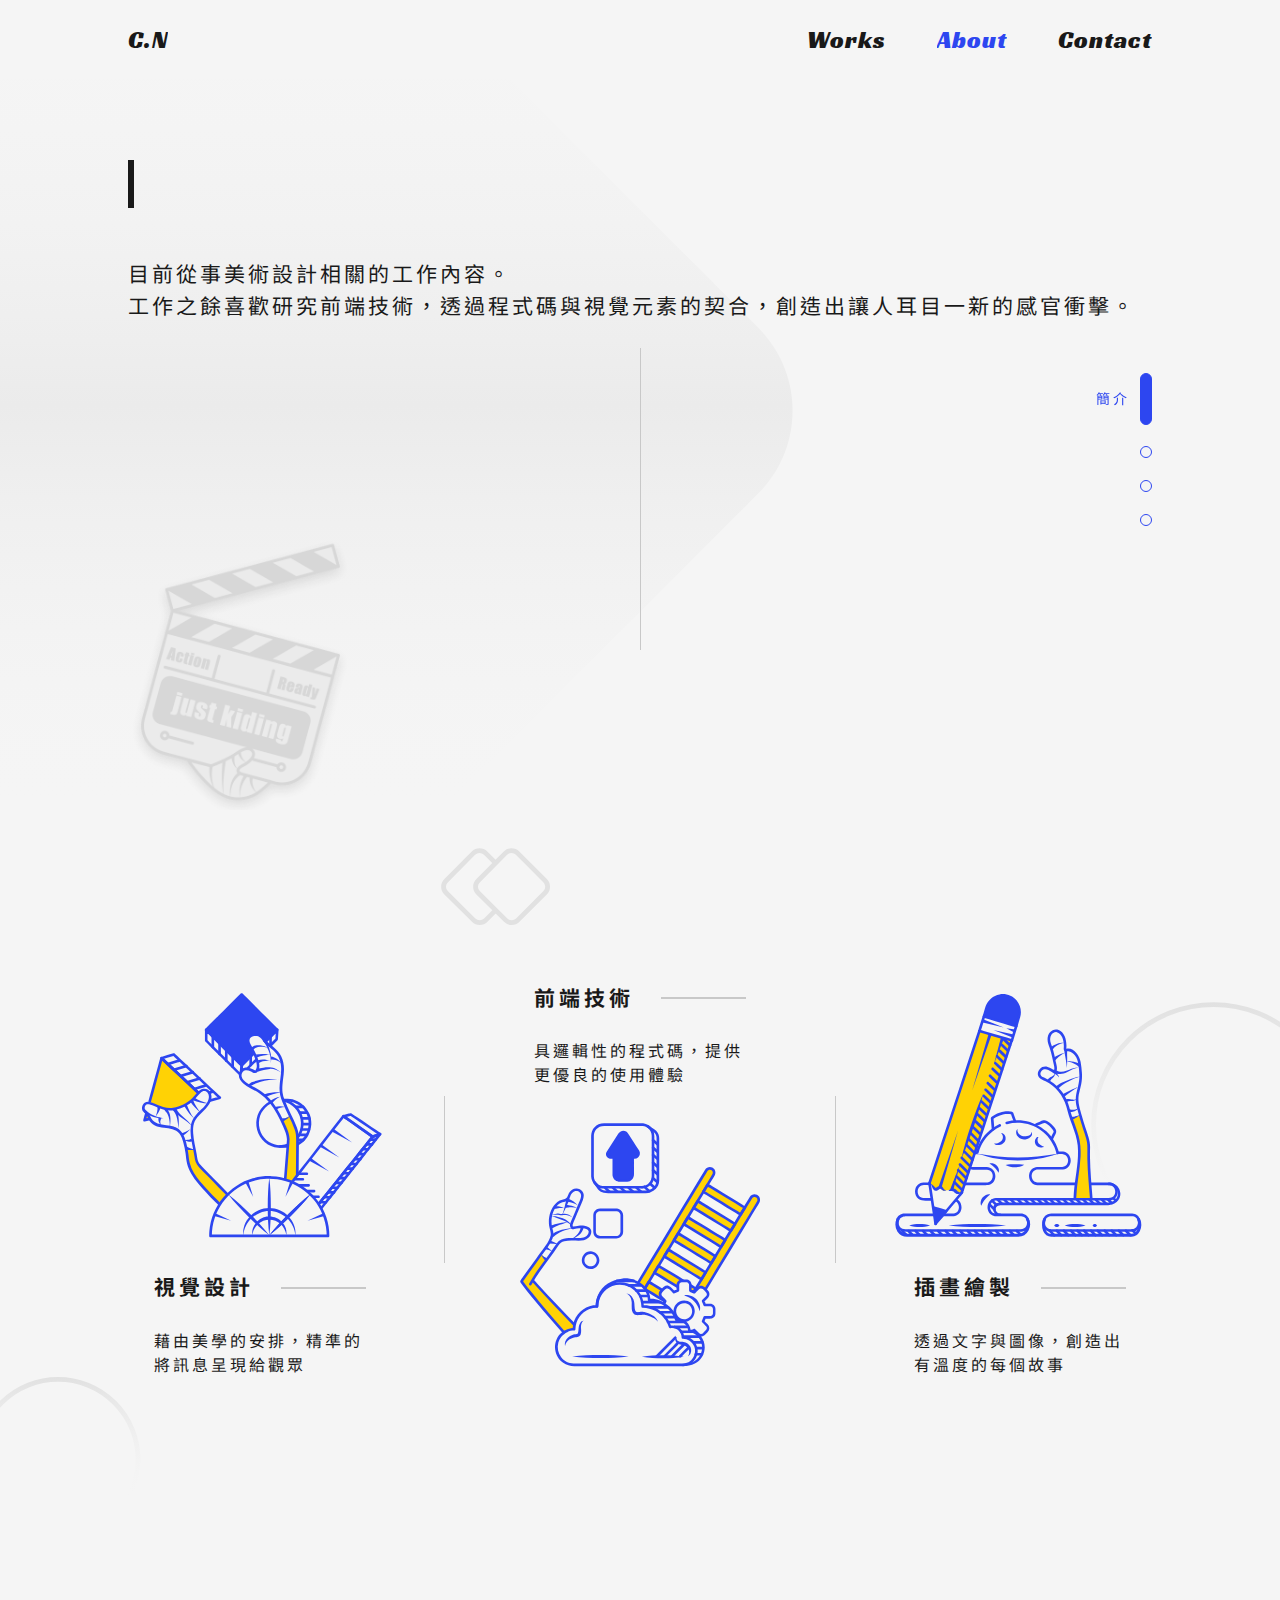
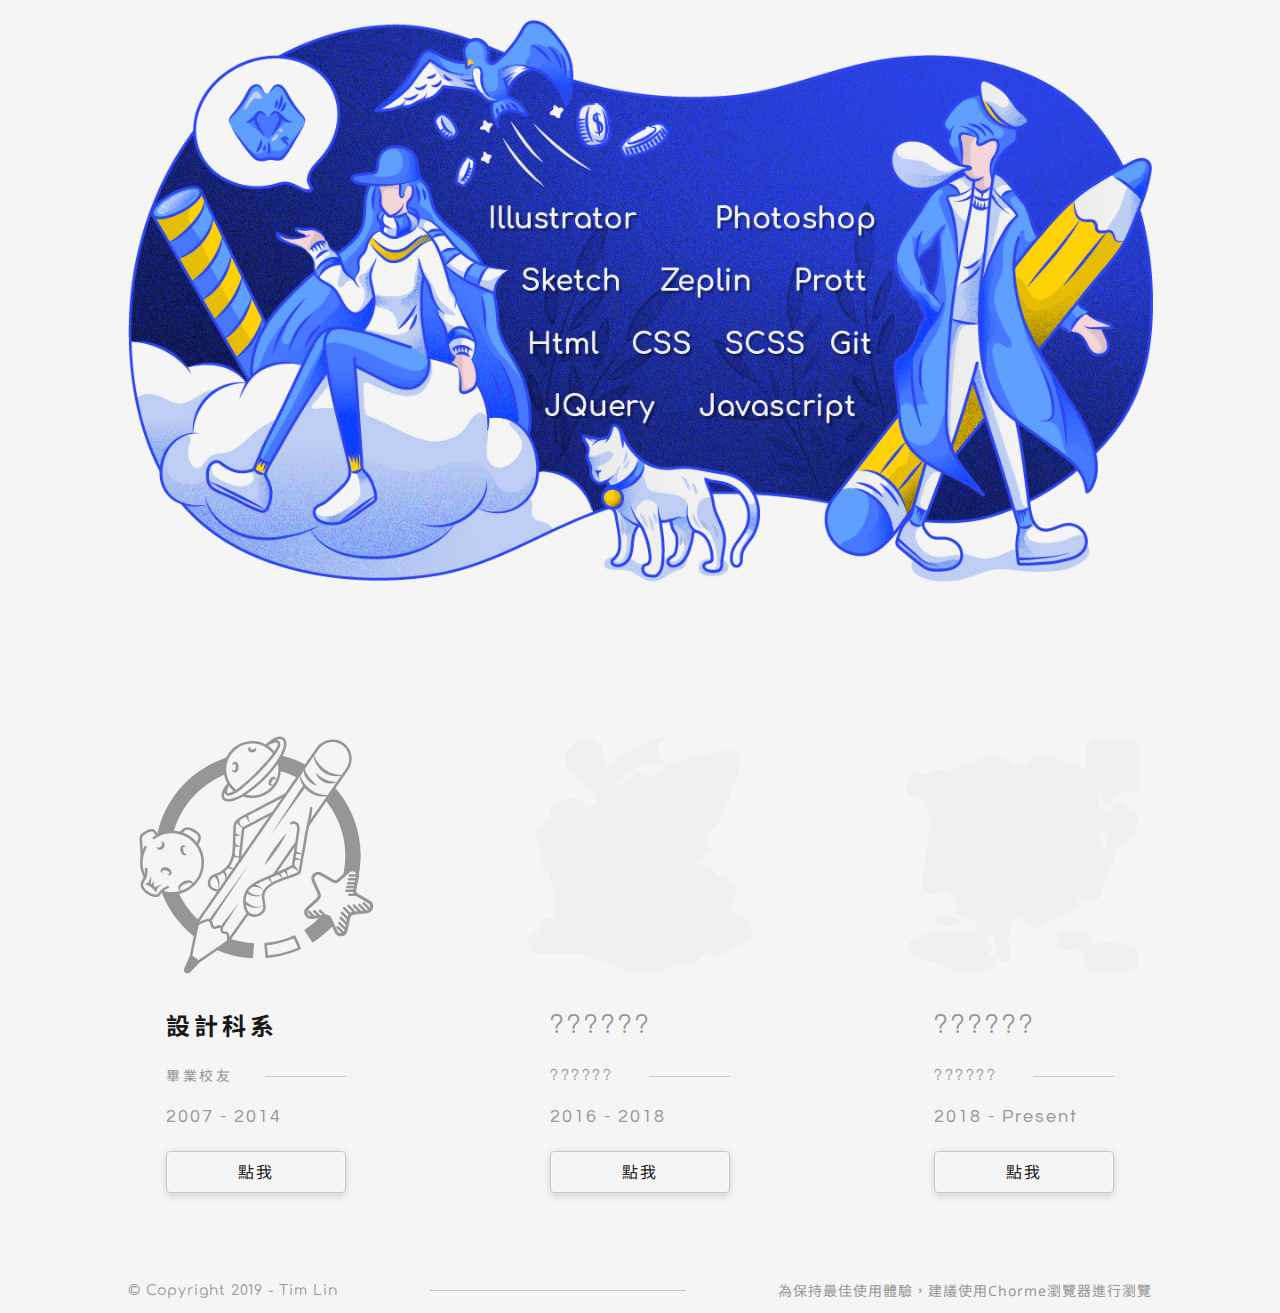
<file: about.html>
<html>

<head>
    <meta charset="UTF-8">
    <meta name="viewport" content="width=device-width, initial-scale=1, maximum-scale=1, user-scalable=no">
    <meta http-equiv="X-UA-Compatible" content="IE=Eege">
    <title>C.N | Designer</title>
    <meta name="dcscription"
        content="嗨，我是林淇琛，不會念就稱呼為Tim吧。畢業於設計相關科系，目前是專職於視覺設計/介面設計的工作者，擅長視覺設計與程式撰寫的技術，注重畫面協調性、程式邏輯性與維護性，藉由畫面與程式的結合，在各個主流裝置上刻劃出最佳的使用體驗。">
    <link rel="stylesheet" href="css/style.css">
    <link rel="shortcut icon" type="image/png" href="image/shortcut-icon.png">
    <link rel="apple-touch-icon-precomposed" type="image/png" href="image/touch-icon.png">
    <script src="js/jquery.min.js"></script>
    <script src="js/about.js"></script>
    <script src="js/contact.js"></script>
    <script src="js/alertlanguage.js"></script>
    <script src="js/language.js"></script>
    <script async src="https://www.googletagmanager.com/gtag/js?id=UA-174005429-1"></script>
    <script>
        window.dataLayer = window.dataLayer || [];
        function gtag() { dataLayer.push(arguments); }
        gtag('js', new Date());

        gtag('config', 'UA-174005429-1');
    </script>
</head>

<body>
    <header class="bg-color">
        <ul>
            <li><a href="index.html">C.N</a></li>
            <li><a href="portfolio.html">Works</a></li>
            <li><a href="about.html" class="lan-btn active" data-name="chinese">About</a></li>
            <li><a href="" class="contact-btn">Contact</a></li>
        </ul>
    </header>
    <section id="about">
        <div class="about">
            <img src="image/action-img.png" alt="" class="action-img" alt="action-img">
            <div class="about-title-ch">
                <h6 class="about-title-one typing-show-one-ch">哈囉，陌生人。</h6>
                <h2 class="about-title-two typing-show-two-ch">嗨，我是林淇琛。</h2>
            </div>
            <div class="about-title-en">
                <h2 class="about-title typing-show-en">Hi, I am Tim Lin</h2>
            </div>
            <p>目前從事美術設計相關的工作內容。<br>
                工作之餘喜歡研究前端技術，透過程式碼與視覺元素的契合，創造出讓人耳目一新的感官衝擊。</p>
            <div class="about-line"><span></span></div>
        </div>
    </section>
    <section id="expertise">
        <img src="image/square.svg" class="l-square" alt="l-square">
        <img src="image/square.svg" class="r-square" alt="r-square">
        <img src="image/circle-t.svg" class="circle-t" alt="circle-t">
        <img src="image/circle-b.svg" class="circle-b" alt="circle-b">
        <div class="expertise">
            <div class="expertise-area">
                <div class="expertise-area-img design">
                    <img src="image/design1-6.svg" alt="circle" data-name="circle">
                    <img src="image/design1-5.svg" alt="triangle" data-name="triangle">
                    <img src="image/design1-4.svg" alt="square" data-name="square">
                    <img src="image/design1-3.svg" alt="hand-l" data-name="hand-l">
                    <img src="image/design1-2.svg" alt="hand-r" data-name="hand-r">
                    <img src="image/design1-1.svg" alt="rulers" data-name="rulers">
                </div>
                <div class="expertise-area-intro">
                    <h3>視覺設計<span></span></h3>
                    <p>藉由美學的安排，精準的將訊息呈現給觀眾</p>
                </div>
            </div>
            <div class="expertise-area">
                <div class="expertise-area-img coding">
                    <img src="image/coding1-5.svg" alt="up" data-name="up">
                    <img src="image/coding1-4.svg" alt="ladder" data-name="ladder">
                    <img src="image/coding1-3.svg" alt="gear" data-name="gear">
                    <img src="image/coding1-2.svg" alt="hand" data-name="hand">
                    <img src="image/coding1-1.svg" alt="cloud" data-name="cloud">
                </div>
                <div class="expertise-area-intro">
                    <h3>前端技術<span></span></h3>
                    <p>具邏輯性的程式碼，提供更優良的使用體驗</p>
                </div>
            </div>
            <div class="expertise-area">
                <div class="expertise-area-img drawing">
                    <img src="image/drawing1-5.svg" alt="path-l" data-name="path-l">
                    <img src="image/drawing1-4.svg" alt="path" data-name="path">
                    <img src="image/drawing1-3.svg" alt="plant" data-name="plant">
                    <img src="image/drawing1-2.svg" alt="hand" data-name="hand">
                    <img src="image/drawing1-1.svg" alt="pencil" data-name="pencil">
                </div>
                <div class="expertise-area-intro">
                    <h3>插畫繪製<span></span></h3>
                    <p>透過文字與圖像，創造出有溫度的每個故事</p>
                </div>
            </div>
        </div>
    </section>
    <section id="skill">
        <img src="image/skill-bg-xl.jpg" class="skill-bg-xl" alt="skill-bg-xl">
        <img src="image/skill-bg-l.jpg" class="skill-bg-l" alt="skill-bg-l">
        <img src="image/skill-bg-m.jpg" class="skill-bg-m" alt="skill-bg-m">
        <img src="image/skill-bg-s.jpg" class="skill-bg-s" alt="skill-bg-s">
    </section>
    <section id="experience">
        <div class="experience">
            <div class="experience-area fade-in">
                <div class="experience-area-img student-img">
                    <img src="image/student-img-color.svg" alt="student-img-color">
                    <img src="image/student-img-gray.svg" alt="student-img-gray">
                </div>
                <div class="experience-area-text">
                    <h3>設計科系</h3>
                    <p>畢業校友<span></span></p>
                    <span class="experience-area-text-time">2007 - 2014</span>
                    <a href="#" class="experience-area-text-click student">點我</a>
                </div>
            </div>
            <div class="experience-area fade-in">
                <div class="experience-area-img visual-img">
                    <img src="image/visual-img-color.svg" alt="visual-img-color">
                    <img src="image/visual-img-gray.svg" alt="visual-img-gray">
                    <img src="image/visual-img-none.svg" alt="visual-img-none">
                </div>
                <div class="experience-area-text">
                    <h3>??????</h3>
                    <p>??????<span></span></p>
                    <span class="experience-area-text-time">2016 - 2018</span>
                    <a href="#" class="experience-area-text-click vision" data-status="off">點我</a>
                </div>
            </div>
            <div class="experience-area fade-in">
                <div class="experience-area-img web-img">
                    <img src="image/web-img-color.svg" alt="web-img-color">
                    <img src="image/web-img-gray.svg" alt="web-img-gray">
                    <img src="image/web-img-none.svg" alt="web-img-none">
                </div>
                <div class="experience-area-text">
                    <h3>??????</h3>
                    <p>??????<span></span></p>
                    <span class="experience-area-text-time">2018 - Present</span>
                    <a href="#" class="experience-area-text-click web" data-status="off">點我</a>
                </div>
            </div>
        </div>
    </section>
    <div class="dots-list-area">
        <div class="dots-area">
            <span class="name name-active">簡介</span>
            <a class="dot dot-active" href="#about"></a>
        </div>
        <div class="dots-area">
            <span class="name">專長</span>
            <a class="dot" href="#expertise"></a>
        </div>
        <div class="dots-area">
            <span class="name">技術</span>
            <a class="dot" href="#skill"></a>
        </div>
        <div class="dots-area">
            <span class="name">經歷</span>
            <a class="dot" href="#experience"></a>
        </div>
    </div>
    <footer>
        <div>
            <p>© Copyright 2019 - Tim Lin</p>
            <p></p>
            <p>為保持最佳使用體驗，建議使用Chorme瀏覽器進行瀏覽</p>
        </div>
    </footer>
    <div class="contact">
        <div class="contact-area move-defult">
            <p>有任何專業上的需求，歡迎透過下方的信箱按鈕與我聯繫。
                <br><br><span>email : lincn65987@gmail.com</span>
            </p>
            <a href="mailto:lincn65987@gmail.com" class="contact-area-btn">信箱</a>
            <span class="contact-other">點擊按鈕以外的任一處關閉</span>
        </div>
    </div>
</body>

</html>
</file>
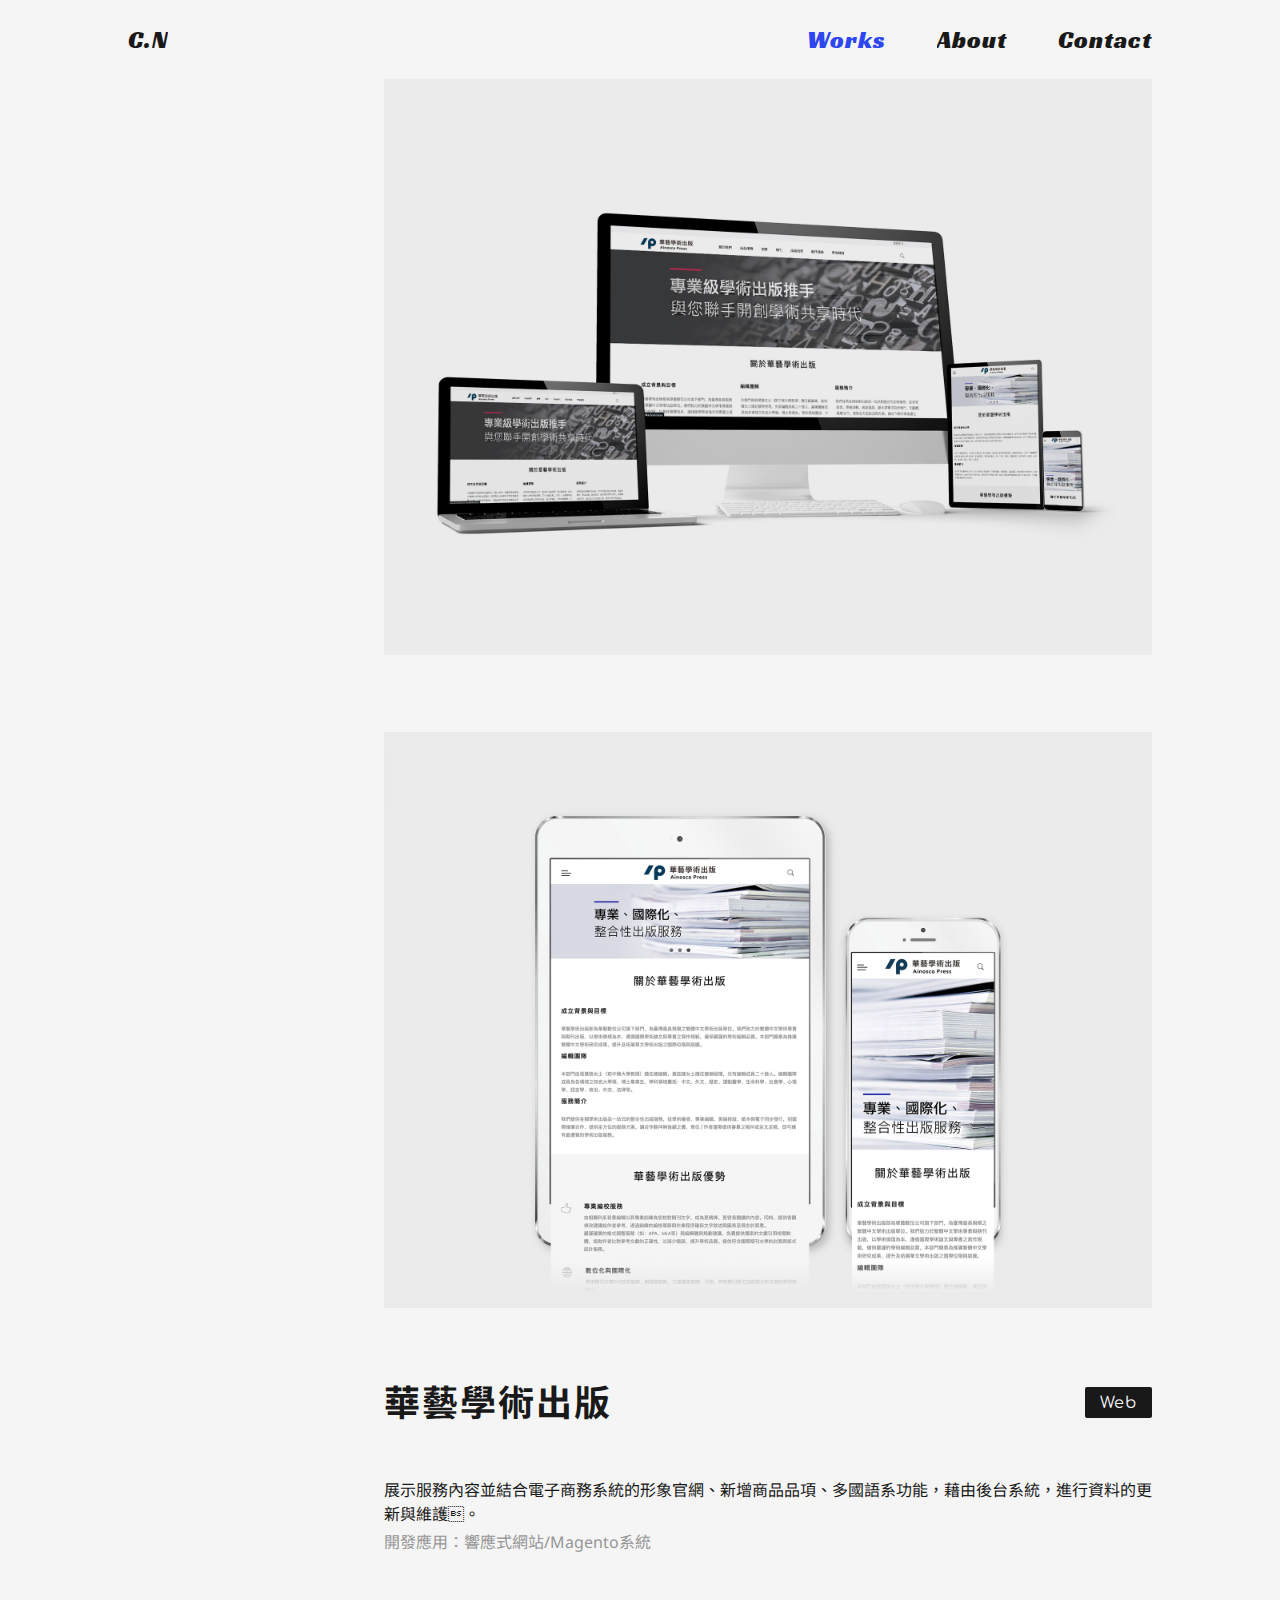
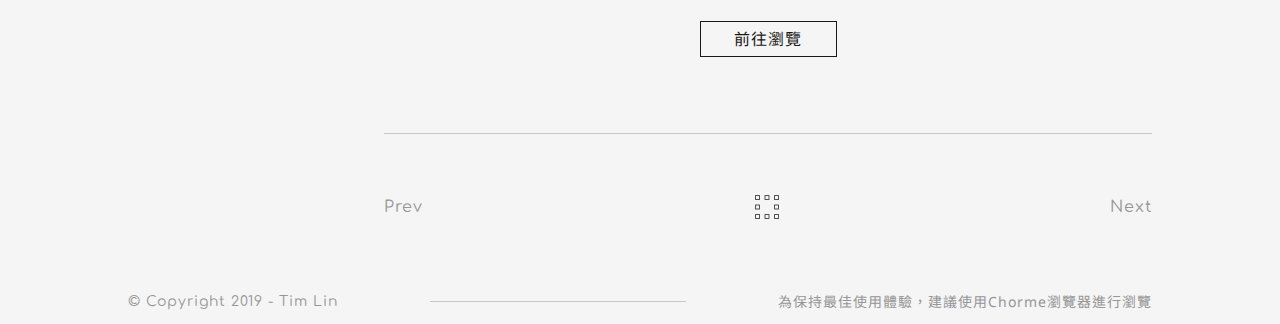
<file: airitiweb.html>
<html>

<head>
  <meta charset="UTF-8">
  <meta name="viewport" content="width=device-width, initial-scale=1, maximum-scale=1, user-scalable=no">
  <meta http-equiv="X-UA-Compatible" content="IE=Eege">
  <title>C.N | Designer</title>
  <meta name="dcscription"
    content="嗨，我是林淇琛，不會念就稱呼為Tim吧。畢業於設計相關科系，目前是專職於視覺設計/介面設計的工作者，擅長視覺設計與程式撰寫的技術，注重畫面協調性、程式邏輯性與維護性，藉由畫面與程式的結合，在各個主流裝置上刻劃出最佳的使用體驗。">
  <link rel="stylesheet" href="css/style.css">
  <link rel="shortcut icon" type="image/png" href="image/shortcut-icon.png">
  <link rel="apple-touch-icon-precomposed" type="image/png" href="image/touch-icon.png">
  <script src="js/jquery.min.js"></script>
  <script src="js/works.js"></script>
  <script src="js/workpages.js"></script>
  <script src="js/contact.js"></script>
  <script src="js/alert.js"></script>
  <script async src="https://www.googletagmanager.com/gtag/js?id=UA-174005429-1"></script>
  <script>
      window.dataLayer = window.dataLayer || [];
      function gtag() { dataLayer.push(arguments); }
      gtag('js', new Date());

      gtag('config', 'UA-174005429-1');
  </script>
</head>

<body>
  <header class="bg-color">
    <ul>
      <li><a href="index.html">C.N</a></li>
      <li><a href="portfolio.html" class="active">Works</a></li>
      <li><a href="about.html">About</a></li>
      <li><a href="" class="contact-btn">Contact</a></li>
    </ul>
  </header>
  <section class="works-content">
    <article class="works-content-area">
      <img src="image/airitiweb1-1.jpg" alt="">
      <img src="image/airitiweb1-2.jpg" alt="">
      <div>
        <h1>華藝學術出版</h1>
        <span>Web</span>
      </div>
      <p>展示服務內容並結合電子商務系統的形象官網、新增商品品項、多國語系功能，藉由後台系統，進行資料的更新與維護。
        <br>
        <span>開發應用：響應式網站/Magento系統</span>
        <br>
        <a href="http://www.ainoscopress.com/" target="_blank">前往瀏覽</a>
      </p>
      <ul>
        <li><a>Prev</a></li>
        <li><a href="portfolio.html"></a></li>
        <li><a>Next</a></li>
      </ul>
    </article>
  </section>
  <footer>
    <div>
      <p>© Copyright 2019 - Tim Lin</p>
      <p></p>
      <p>為保持最佳使用體驗，建議使用Chorme瀏覽器進行瀏覽</p>
    </div>
  </footer>
  <div class="contact">
    <div class="contact-area move-defult">
      <p>有任何專業上的需求，歡迎透過下方的信箱按鈕與我聯繫。
        <br><br><span>email : lincn65987@gmail.com</span>
      </p>
      <a href="mailto:lincn65987@gmail.com" class="contact-area-btn">信箱</a>
      <span class="contact-other">點擊按鈕以外的任一處關閉</span>
    </div>
  </div>
</body>
<script>
</script>

</html>
</file>
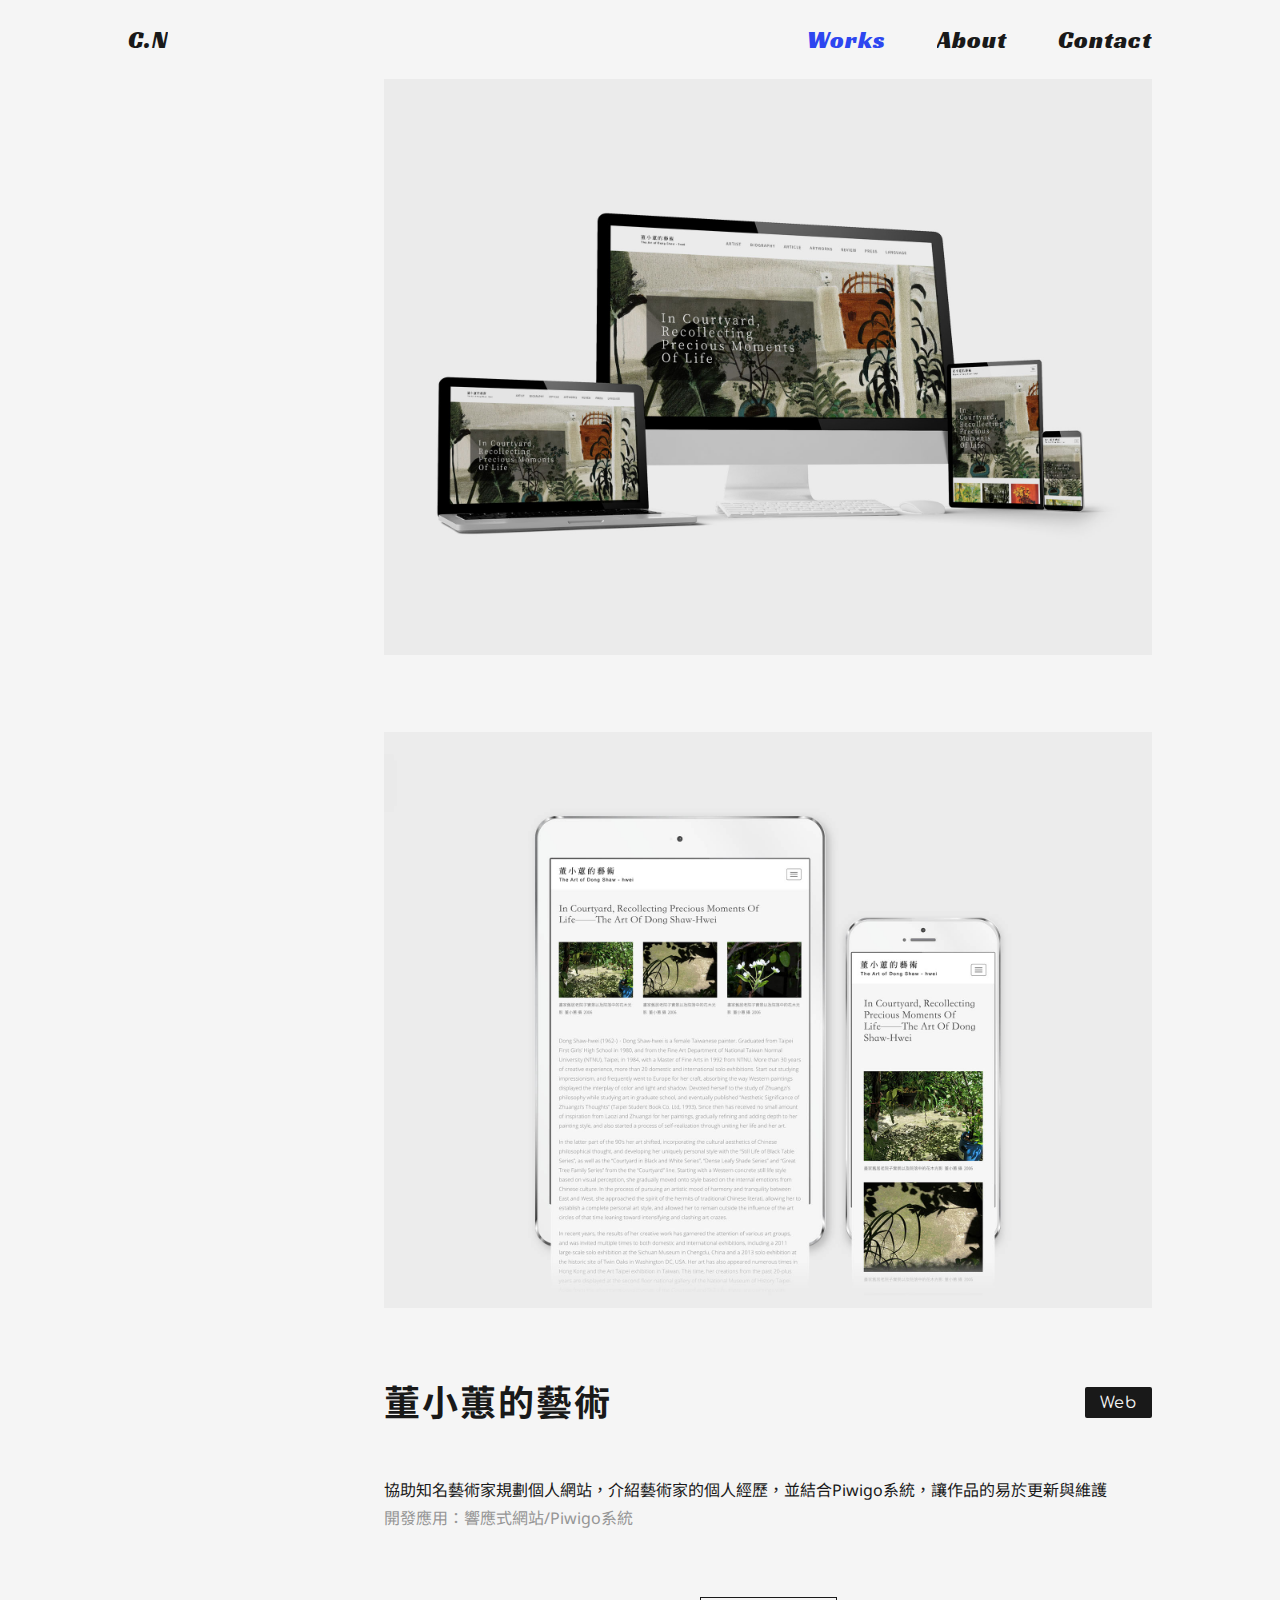
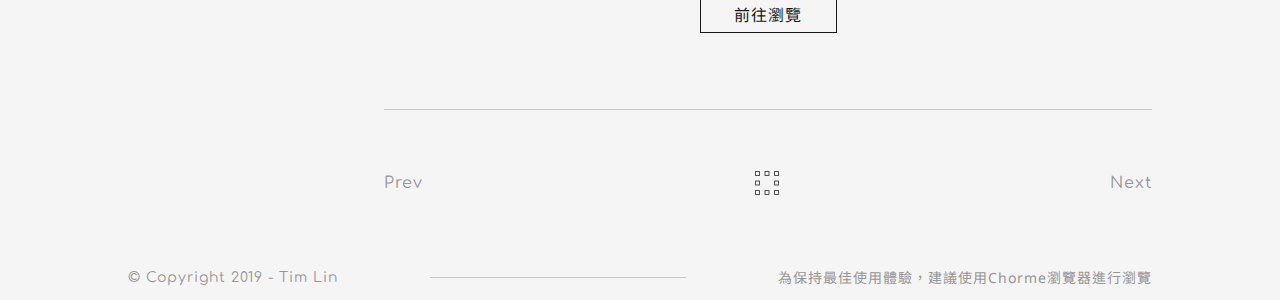
<file: artistweb.html>
<html>

<head>
  <meta charset="UTF-8">
  <meta name="viewport" content="width=device-width, initial-scale=1, maximum-scale=1, user-scalable=no">
  <meta http-equiv="X-UA-Compatible" content="IE=Eege">
  <title>C.N | Designer</title>
  <meta name="dcscription"
    content="嗨，我是林淇琛，不會念就稱呼為Tim吧。畢業於設計相關科系，目前是專職於視覺設計/介面設計的工作者，擅長視覺設計與程式撰寫的技術，注重畫面協調性、程式邏輯性與維護性，藉由畫面與程式的結合，在各個主流裝置上刻劃出最佳的使用體驗。">
  <link rel="stylesheet" href="css/style.css">
  <link rel="shortcut icon" type="image/png" href="image/shortcut-icon.png">
  <link rel="apple-touch-icon-precomposed" type="image/png" href="image/touch-icon.png">
  <script src="js/jquery.min.js"></script>
  <script src="js/works.js"></script>
  <script src="js/workpages.js"></script>
  <script src="js/contact.js"></script>
  <script src="js/alert.js"></script>
  <script async src="https://www.googletagmanager.com/gtag/js?id=UA-174005429-1"></script>
  <script>
      window.dataLayer = window.dataLayer || [];
      function gtag() { dataLayer.push(arguments); }
      gtag('js', new Date());

      gtag('config', 'UA-174005429-1');
  </script>
</head>

<body>
  <header class="bg-color">
    <ul>
      <li><a href="index.html">C.N</a></li>
      <li><a href="portfolio.html" class="active">Works</a></li>
      <li><a href="about.html">About</a></li>
      <li><a href="" class="contact-btn">Contact</a></li>
    </ul>
  </header>
  <section class="works-content">
    <article class="works-content-area">
      <img src="image/artistweb1-1.jpg" alt="">
      <img src="image/artistweb1-2.jpg" alt="">
      <div>
        <h1>董小蕙的藝術</h1>
        <span>Web</span>
      </div>
      <p>協助知名藝術家規劃個人網站，介紹藝術家的個人經歷，並結合Piwigo系統，讓作品的易於更新與維護
        <br>
        <span>開發應用：響應式網站/Piwigo系統</span>
        <br>
        <a href="http://www.dongshawhwei.com/" target="_blank">前往瀏覽</a>
      </p>
      <ul>
        <li><a>Prev</a></li>
        <li><a href="portfolio.html"></a></li>
        <li><a>Next</a></li>
      </ul>
    </article>
  </section>
  <footer>
    <div>
      <p>© Copyright 2019 - Tim Lin</p>
      <p></p>
      <p>為保持最佳使用體驗，建議使用Chorme瀏覽器進行瀏覽</p>
    </div>
  </footer>
  <div class="contact">
    <div class="contact-area move-defult">
      <p>有任何專業上的需求，歡迎透過下方的信箱按鈕與我聯繫。
        <br><br><span>email : lincn65987@gmail.com</span>
      </p>
      <a href="mailto:lincn65987@gmail.com" class="contact-area-btn">信箱</a>
      <span class="contact-other">點擊按鈕以外的任一處關閉</span>
    </div>
  </div>
</body>
<script>
</script>

</html>
</file>
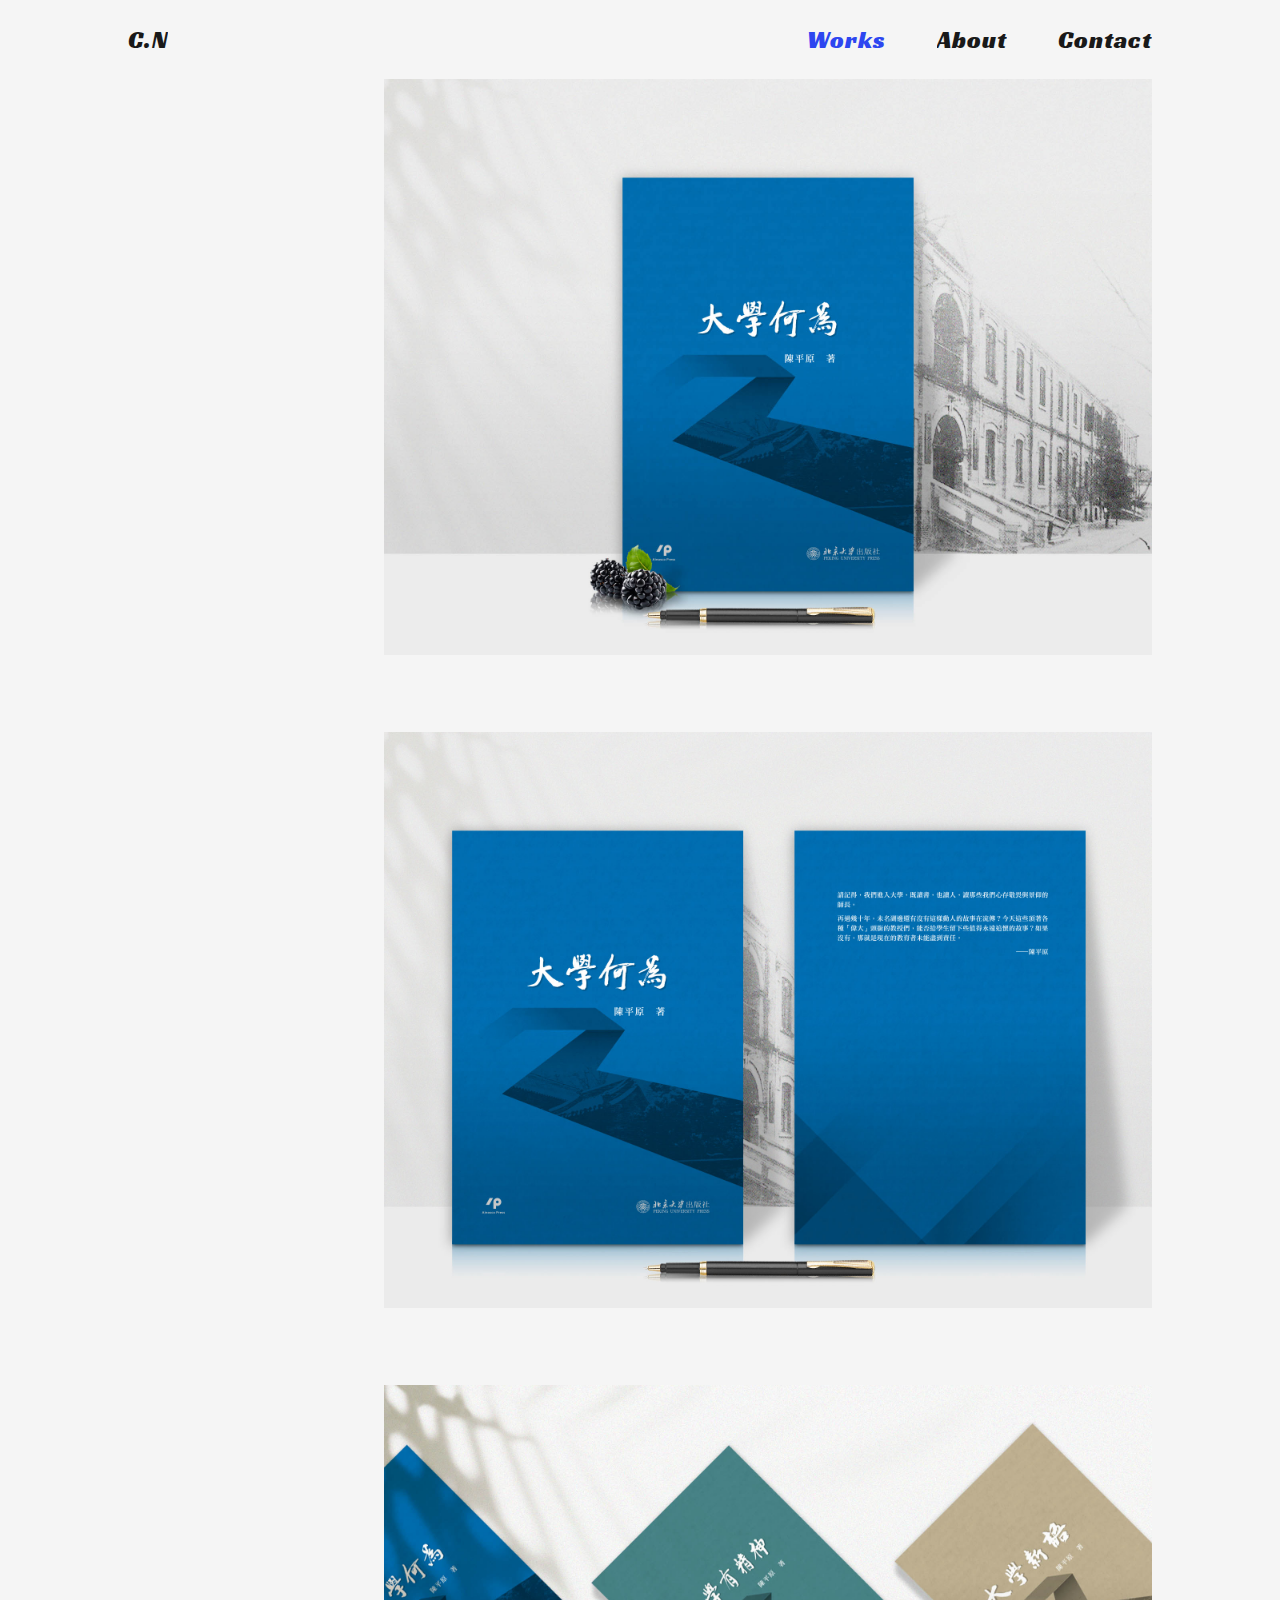
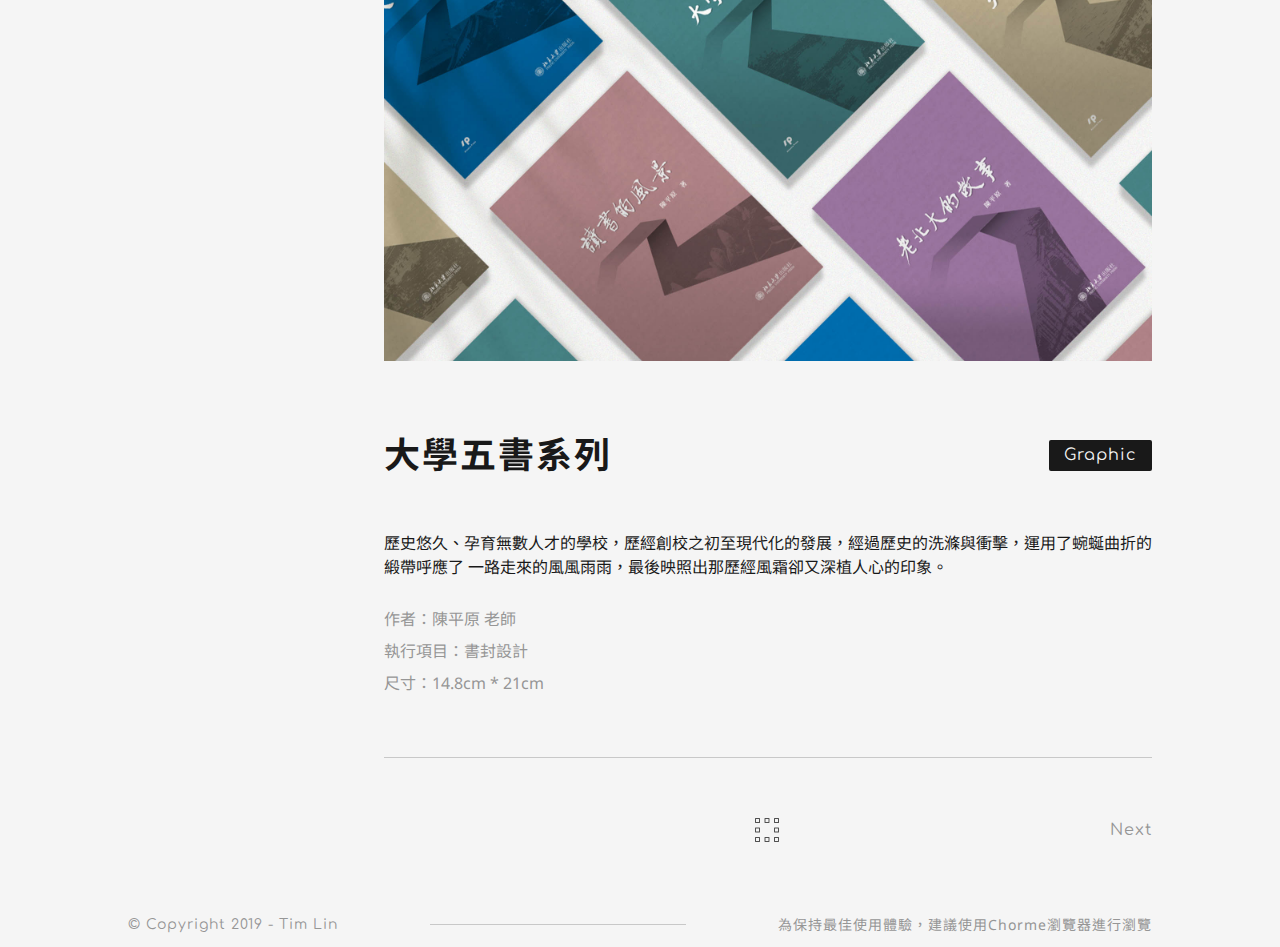
<file: bookset.html>
<html>

<head>
  <meta charset="UTF-8">
  <meta name="viewport" content="width=device-width, initial-scale=1, maximum-scale=1, user-scalable=no">
  <meta http-equiv="X-UA-Compatible" content="IE=Eege">
  <title>C.N | Designer</title>
  <meta name="dcscription"
    content="嗨，我是林淇琛，不會念就稱呼為Tim吧。畢業於設計相關科系，目前是專職於視覺設計/介面設計的工作者，擅長視覺設計與程式撰寫的技術，注重畫面協調性、程式邏輯性與維護性，藉由畫面與程式的結合，在各個主流裝置上刻劃出最佳的使用體驗。">
  <link rel="stylesheet" href="css/style.css">
  <link rel="shortcut icon" type="image/png" href="image/shortcut-icon.png">
  <link rel="apple-touch-icon-precomposed" type="image/png" href="image/touch-icon.png">
  <script src="js/jquery.min.js"></script>
  <script src="js/works.js"></script>
  <script src="js/workpages.js"></script>
  <script src="js/contact.js"></script>
  <script src="js/alert.js"></script>
  <script async src="https://www.googletagmanager.com/gtag/js?id=UA-174005429-1"></script>
  <script>
      window.dataLayer = window.dataLayer || [];
      function gtag() { dataLayer.push(arguments); }
      gtag('js', new Date());

      gtag('config', 'UA-174005429-1');
  </script>
</head>

<body>
  <header class="bg-color">
    <ul>
      <li><a href="index.html">C.N</a></li>
      <li><a href="portfolio.html" class="active">Works</a></li>
      <li><a href="about.html">About</a></li>
      <li><a href="" class="contact-btn">Contact</a></li>
    </ul>
  </header>
  <section class="works-content">
    <article class="works-content-area">
      <img src="image/bookset1-1.jpg" alt="">
      <img src="image/bookset1-2.jpg" alt="">
      <img src="image/bookset1-3.jpg" alt="">
      <div>
        <h1>大學五書系列</h1>
        <span>Graphic</span>
      </div>
      <p>
        歷史悠久、孕育無數人才的學校，歷經創校之初至現代化的發展，經過歷史的洗滌與衝擊，運用了蜿蜒曲折的緞帶呼應了
        一路走來的風風雨雨，最後映照出那歷經風霜卻又深植人心的印象。
        <br><br>
        <span>作者：陳平原 老師</span>
        <span>執行項目：書封設計</span>
        <span>尺寸：14.8cm * 21cm</span>
      </p>
      <ul>
        <li><a>Prev</a></li>
        <li><a href="portfolio.html"></a></li>
        <li><a>Next</a></li>
      </ul>
    </article>
  </section>
  <footer>
    <div>
      <p>© Copyright 2019 - Tim Lin</p>
      <p></p>
      <p>為保持最佳使用體驗，建議使用Chorme瀏覽器進行瀏覽</p>
    </div>
  </footer>
  <div class="contact">
    <div class="contact-area move-defult">
      <p>有任何專業上的需求，歡迎透過下方的信箱按鈕與我聯繫。
        <br><br><span>email : lincn65987@gmail.com</span>
      </p>
      <a href="mailto:lincn65987@gmail.com" class="contact-area-btn">信箱</a>
      <span class="contact-other">點擊按鈕以外的任一處關閉</span>
    </div>
  </div>
</body>
<script>
</script>

</html>
</file>
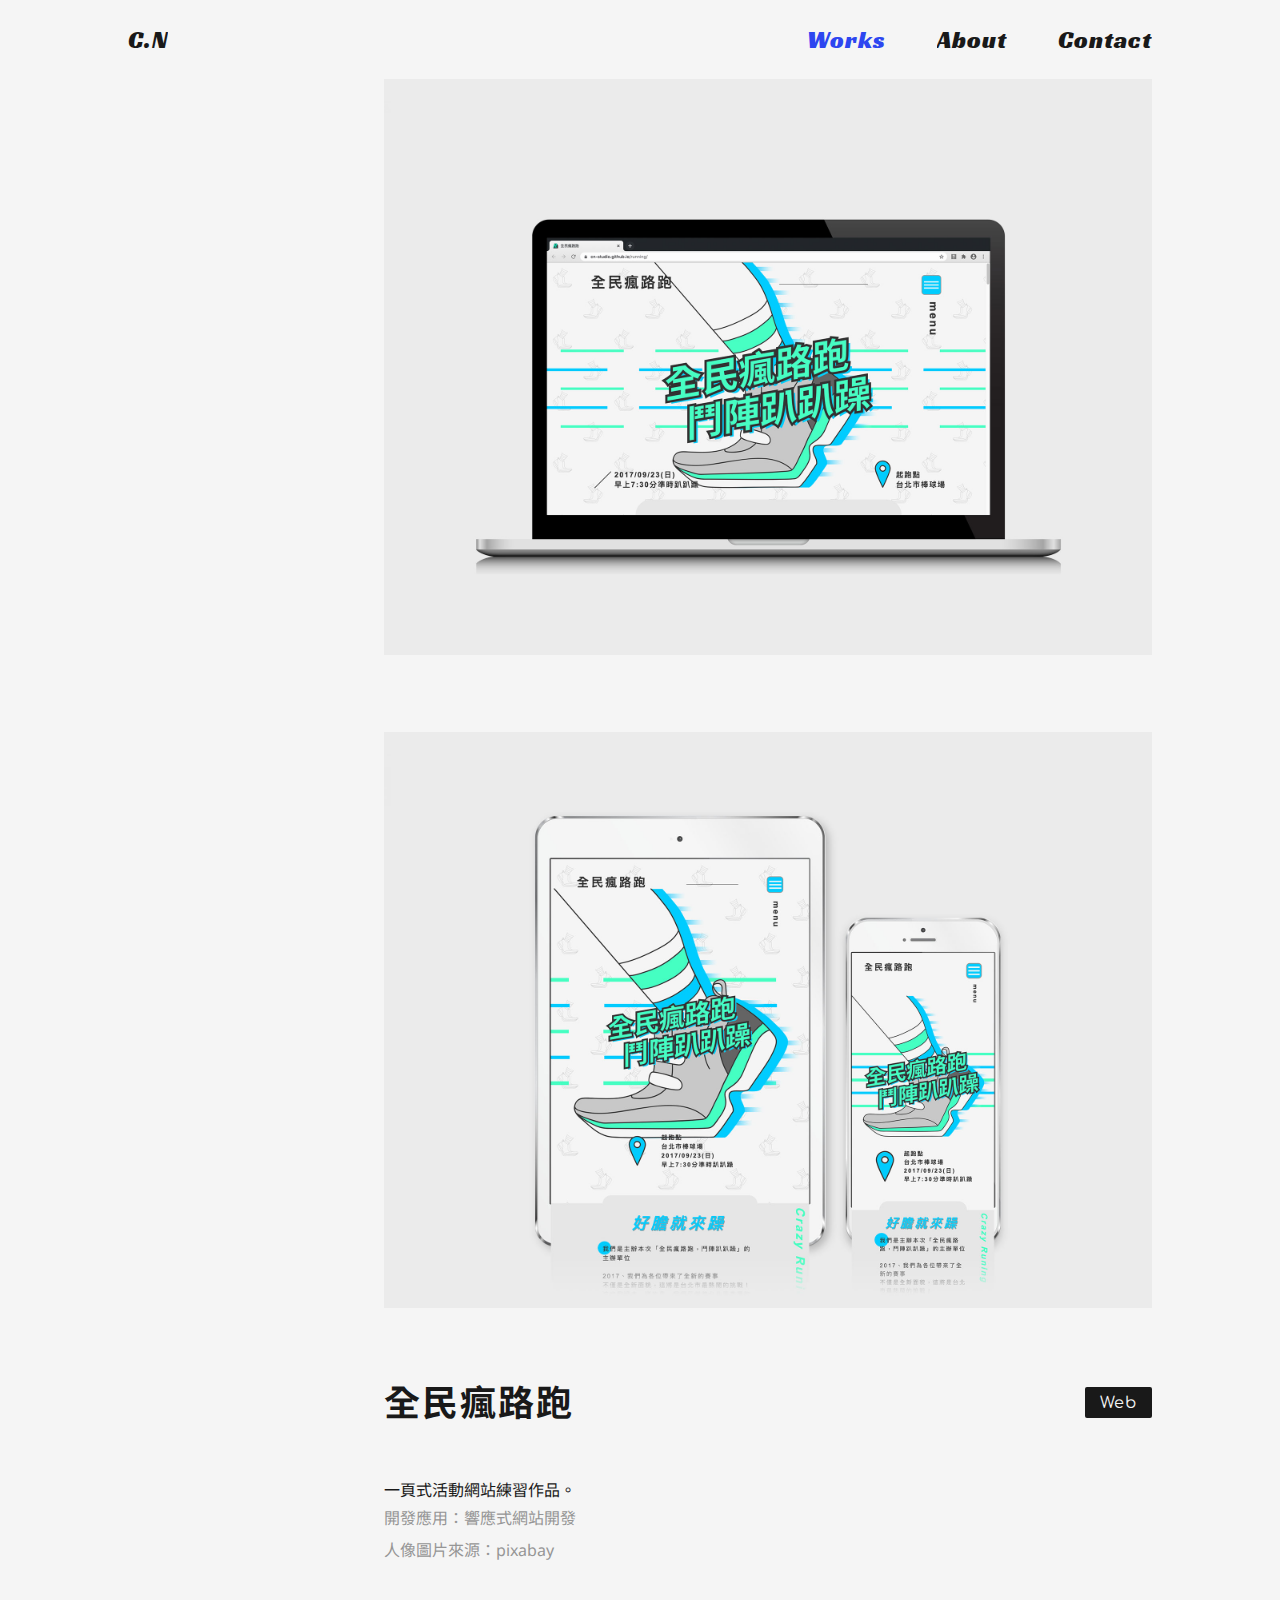
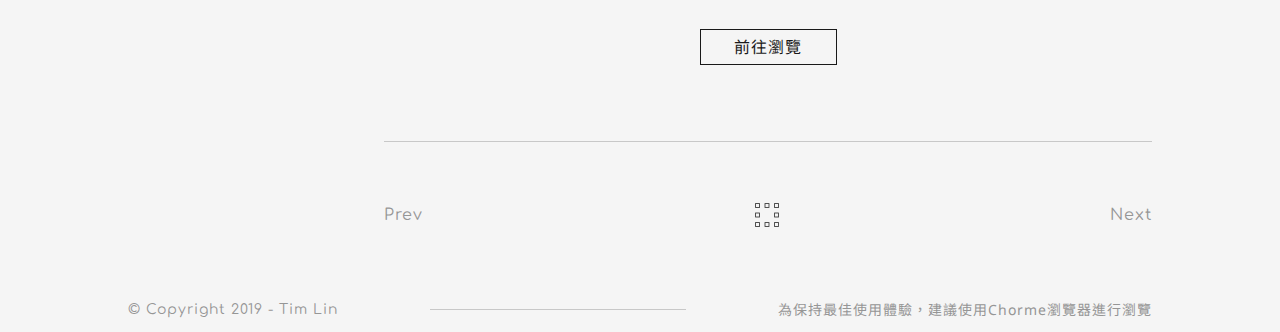
<file: crazyrunningweb.html>
<html>

<head>
  <meta charset="UTF-8">
  <meta name="viewport" content="width=device-width, initial-scale=1, maximum-scale=1, user-scalable=no">
  <meta http-equiv="X-UA-Compatible" content="IE=Eege">
  <title>C.N | Designer</title>
  <meta name="dcscription"
    content="嗨，我是林淇琛，不會念就稱呼為Tim吧。畢業於設計相關科系，目前是專職於視覺設計/介面設計的工作者，擅長視覺設計與程式撰寫的技術，注重畫面協調性、程式邏輯性與維護性，藉由畫面與程式的結合，在各個主流裝置上刻劃出最佳的使用體驗。">
  <link rel="stylesheet" href="css/style.css">
  <link rel="shortcut icon" type="image/png" href="image/shortcut-icon.png">
  <link rel="apple-touch-icon-precomposed" type="image/png" href="image/touch-icon.png">
  <script src="js/jquery.min.js"></script>
  <script src="js/works.js"></script>
  <script src="js/workpages.js"></script>
  <script src="js/contact.js"></script>
  <script src="js/alert.js"></script>
  <script async src="https://www.googletagmanager.com/gtag/js?id=UA-174005429-1"></script>
  <script>
      window.dataLayer = window.dataLayer || [];
      function gtag() { dataLayer.push(arguments); }
      gtag('js', new Date());

      gtag('config', 'UA-174005429-1');
  </script>
</head>

<body>
  <header class="bg-color">
    <ul>
      <li><a href="index.html">C.N</a></li>
      <li><a href="portfolio.html" class="active">Works</a></li>
      <li><a href="about.html">About</a></li>
      <li><a href="" class="contact-btn">Contact</a></li>
    </ul>
  </header>
  <section class="works-content">
    <article class="works-content-area">
      <img src="image/crazyrunningweb1-1.jpg" alt="">
      <img src="image/crazyrunningweb1-2.jpg" alt="">
      <div>
        <h1>全民瘋路跑</h1>
        <span>Web</span>
      </div>
      <p>一頁式活動網站練習作品。
        <br>
        <span>開發應用：響應式網站開發</span>
        <span>人像圖片來源：pixabay</span>
        <br>
        <a href="https://cn-studio.github.io/running/" target="_blank">前往瀏覽</a>
      </p>
      <ul>
        <li><a>Prev</a></li>
        <li><a href="portfolio.html"></a></li>
        <li><a>Next</a></li>
      </ul>
    </article>
  </section>
  <footer>
    <div>
      <p>© Copyright 2019 - Tim Lin</p>
      <p></p>
      <p>為保持最佳使用體驗，建議使用Chorme瀏覽器進行瀏覽</p>
    </div>
  </footer>
  <div class="contact">
    <div class="contact-area move-defult">
      <p>有任何專業上的需求，歡迎透過下方的信箱按鈕與我聯繫
        <br><br><span>email : lincn65987@gmail.com</span>
      </p>
      <a href="mailto:lincn65987@gmail.com" class="contact-area-btn">信箱</a>
      <span class="contact-other">點擊按鈕以外的任一處關閉</span>
    </div>
  </div>
</body>
<script>
</script>

</html>
</file>
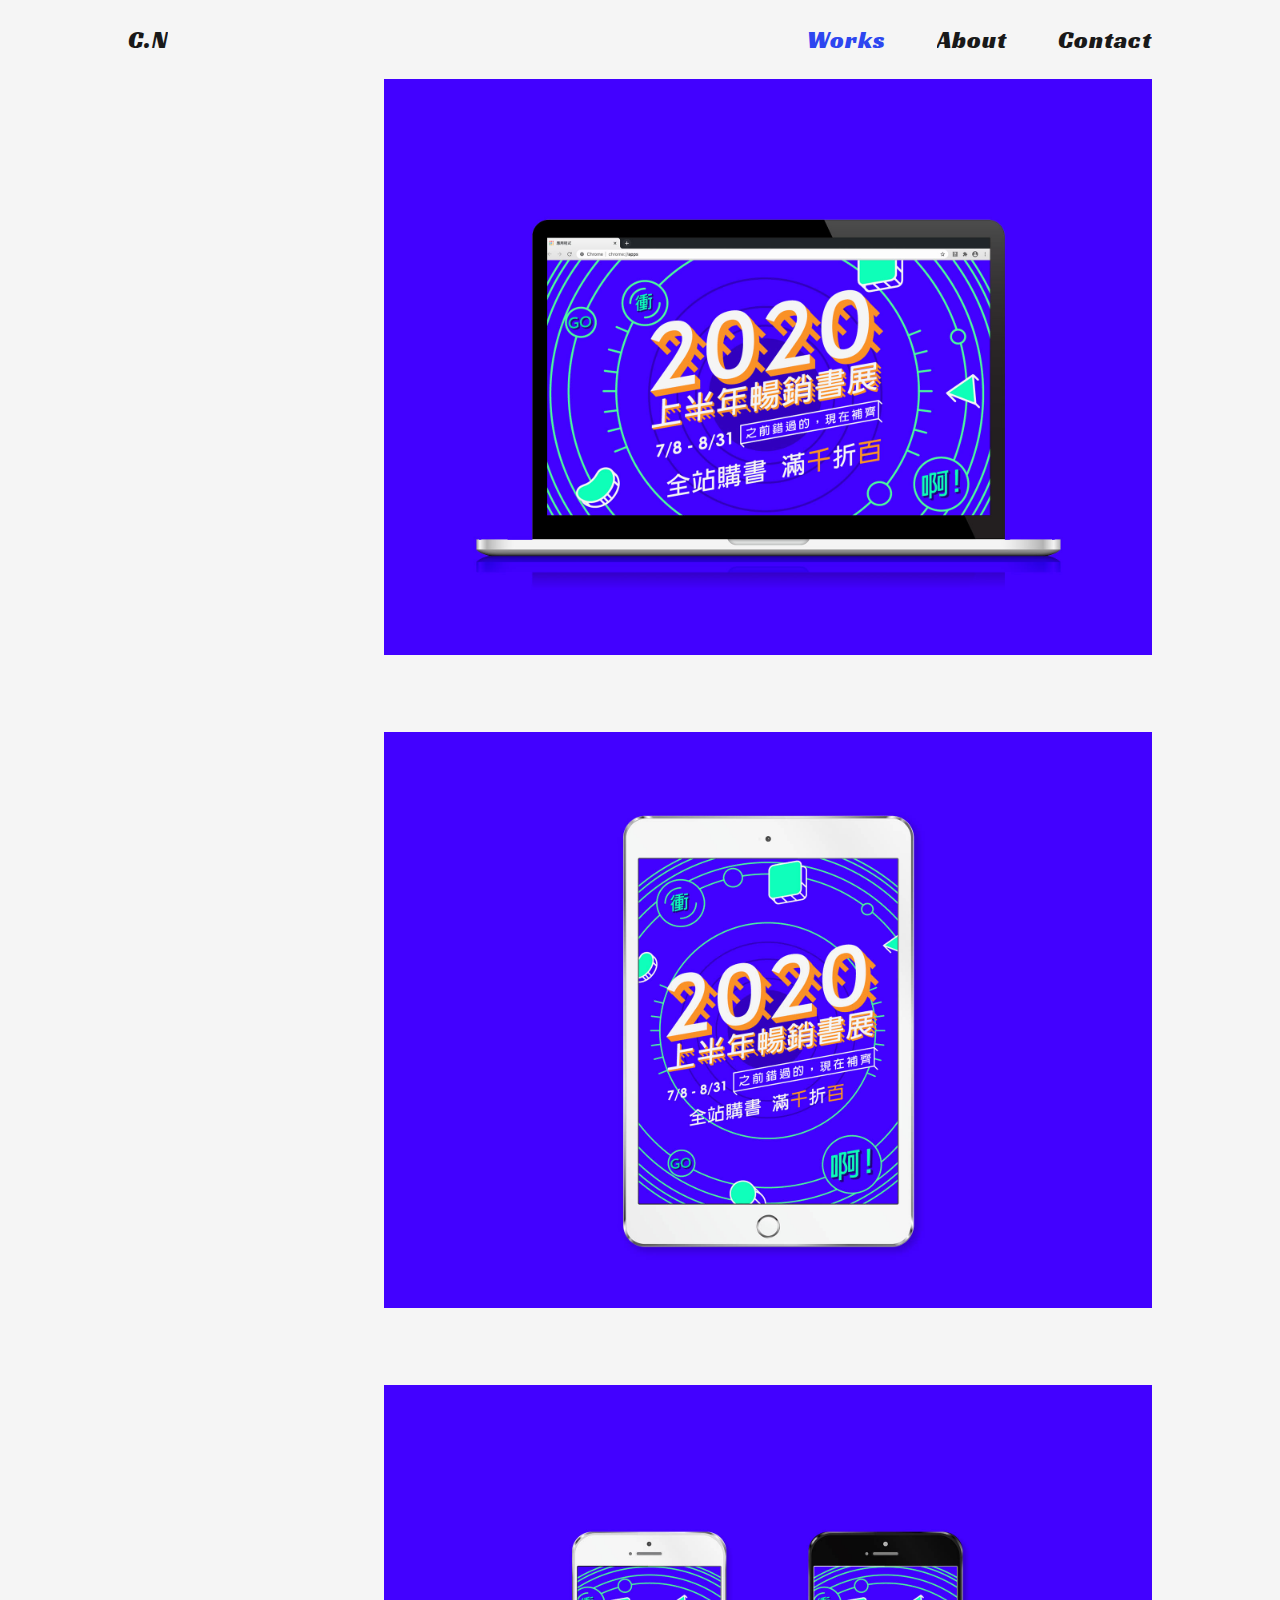
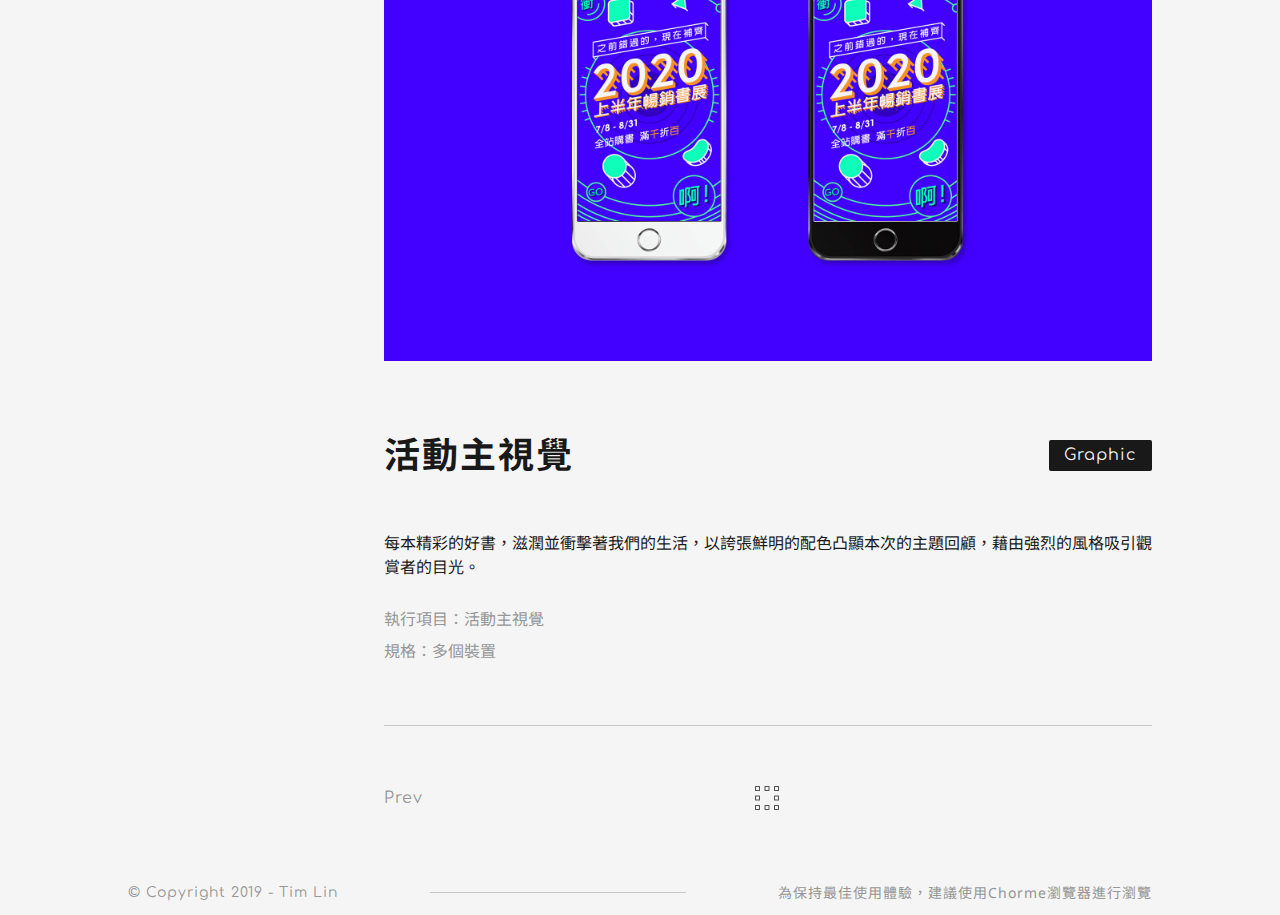
<file: eventvision.html>
<html>

<head>
  <meta charset="UTF-8">
  <meta name="viewport" content="width=device-width, initial-scale=1, maximum-scale=1, user-scalable=no">
  <meta http-equiv="X-UA-Compatible" content="IE=Eege">
  <title>C.N | Designer</title>
  <meta name="dcscription"
    content="嗨，我是林淇琛，不會念就稱呼為Tim吧。畢業於設計相關科系，目前是專職於視覺設計/介面設計的工作者，擅長視覺設計與程式撰寫的技術，注重畫面協調性、程式邏輯性與維護性，藉由畫面與程式的結合，在各個主流裝置上刻劃出最佳的使用體驗。">
  <link rel="stylesheet" href="css/style.css">
  <link rel="shortcut icon" type="image/png" href="image/shortcut-icon.png">
  <link rel="apple-touch-icon-precomposed" type="image/png" href="image/touch-icon.png">
  <script src="js/jquery.min.js"></script>
  <script src="js/works.js"></script>
  <script src="js/workpages.js"></script>
  <script src="js/contact.js"></script>
  <script src="js/alert.js"></script>
  <script async src="https://www.googletagmanager.com/gtag/js?id=UA-174005429-1"></script>
  <script>
      window.dataLayer = window.dataLayer || [];
      function gtag() { dataLayer.push(arguments); }
      gtag('js', new Date());

      gtag('config', 'UA-174005429-1');
  </script>
</head>

<body>
  <header class="bg-color">
    <ul>
      <li><a href="index.html">C.N</a></li>
      <li><a href="portfolio.html" class="active">Works</a></li>
      <li><a href="about.html">About</a></li>
      <li><a href="" class="contact-btn">Contact</a></li>
    </ul>
  </header>
  <section class="works-content">
    <article class="works-content-area">
      <img src="image/eventvision1-1.jpg" alt="">
      <img src="image/eventvision1-2.jpg" alt="">
      <img src="image/eventvision1-3.jpg" alt="">
      <div>
        <h1>活動主視覺</h1>
        <span>Graphic</span>
      </div>
      <p>每本精彩的好書，滋潤並衝擊著我們的生活，以誇張鮮明的配色凸顯本次的主題回顧，藉由強烈的風格吸引觀賞者的目光。
        <br><br>
        <span>執行項目：活動主視覺</span>
        <span>規格：多個裝置</span>
      </p>
      <ul>
        <li><a>Prev</a></li>
        <li><a href="portfolio.html"></a></li>
        <li><a>Next</a></li>
      </ul>
    </article>
  </section>
  <footer>
    <div>
      <p>© Copyright 2019 - Tim Lin</p>
      <p></p>
      <p>為保持最佳使用體驗，建議使用Chorme瀏覽器進行瀏覽</p>
    </div>
  </footer>
  <div class="contact">
    <div class="contact-area move-defult">
      <p>有任何專業上的需求，歡迎透過下方的信箱按鈕與我聯繫。
        <br><br><span>email : lincn65987@gmail.com</span>
      </p>
      <a href="mailto:lincn65987@gmail.com" class="contact-area-btn">信箱</a>
      <span class="contact-other">點擊按鈕以外的任一處關閉</span>
    </div>
  </div>
</body>
<script>
</script>

</html>
</file>
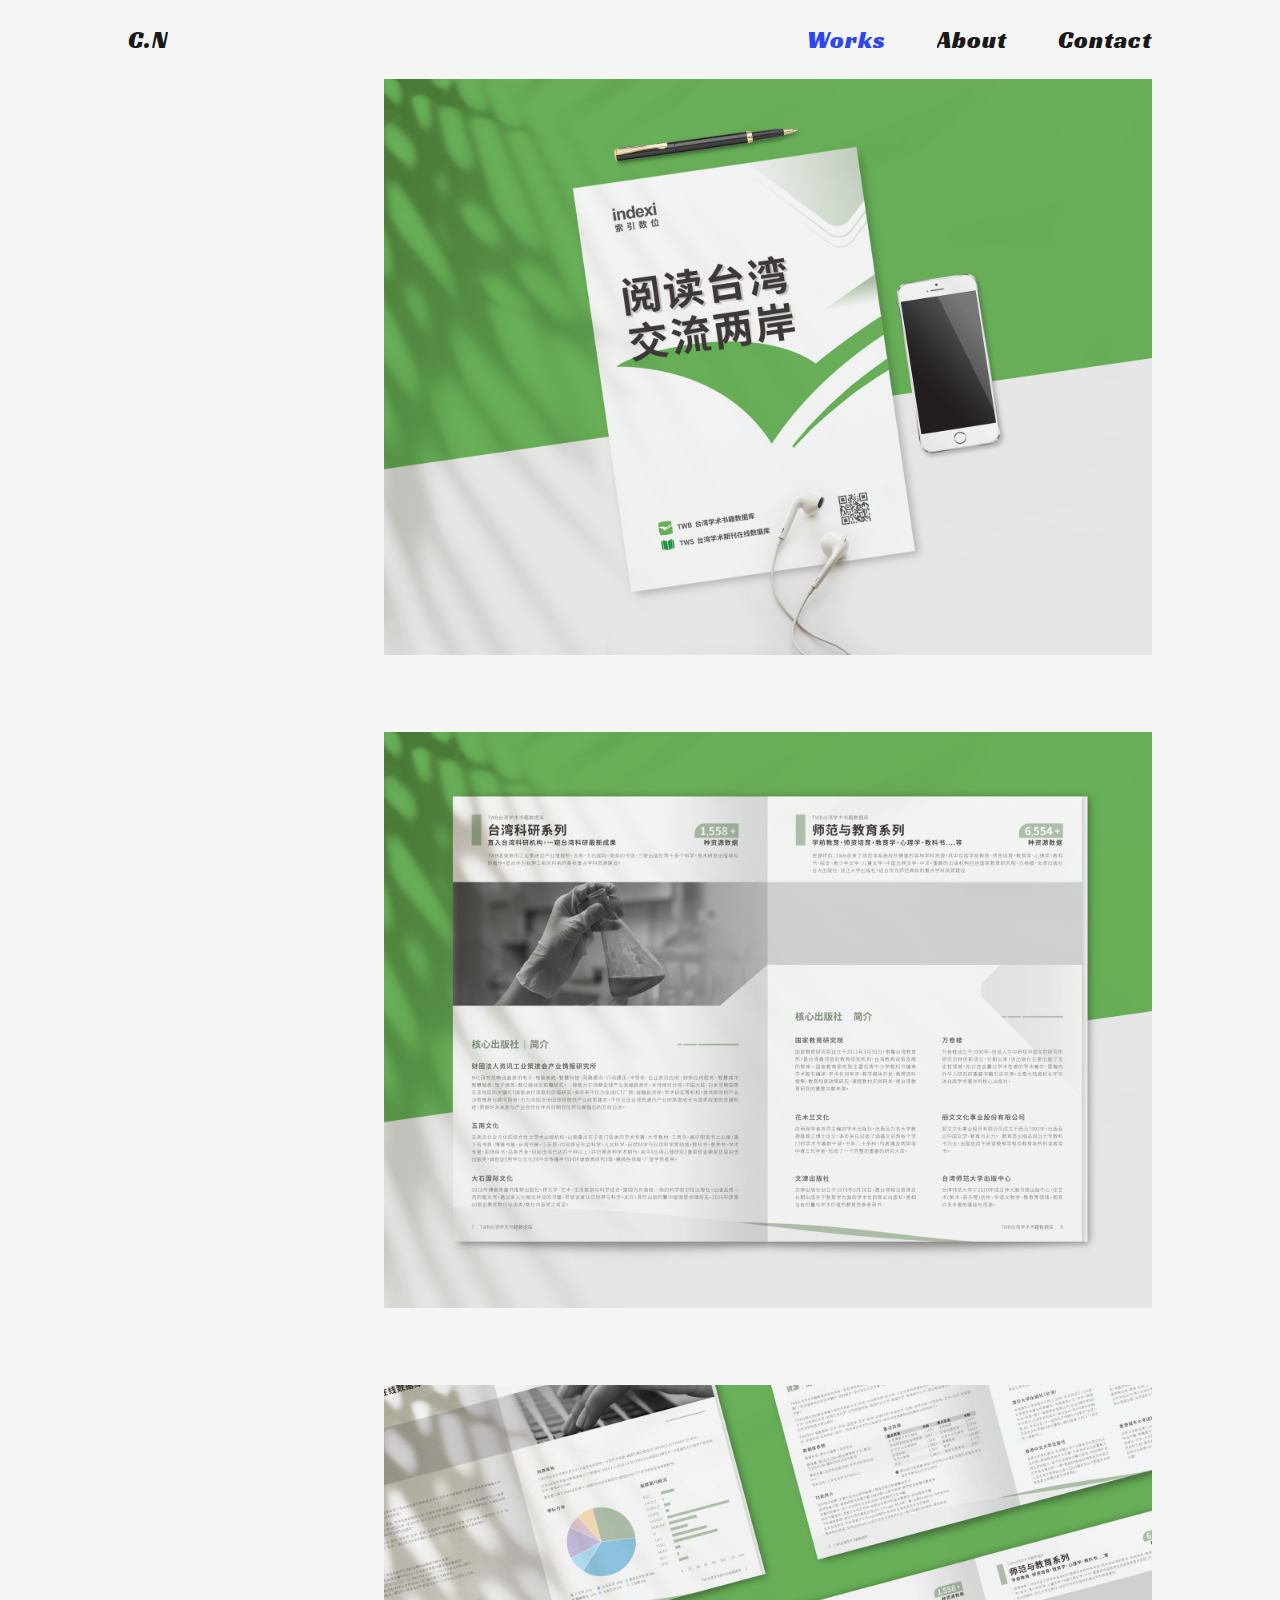
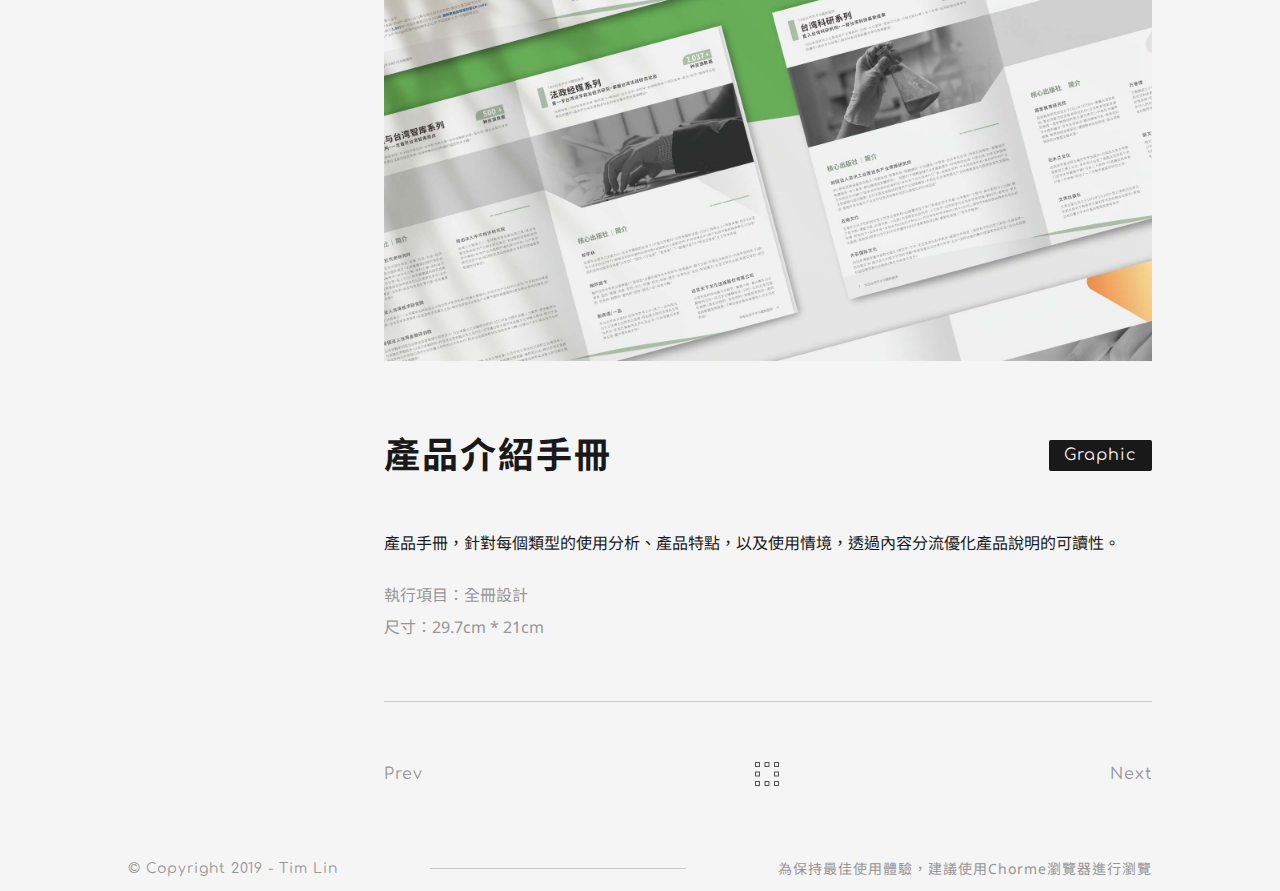
<file: handbook.html>
<html>

<head>
  <meta charset="UTF-8">
  <meta name="viewport" content="width=device-width, initial-scale=1, maximum-scale=1, user-scalable=no">
  <meta http-equiv="X-UA-Compatible" content="IE=Eege">
  <title>C.N | Designer</title>
  <meta name="dcscription"
    content="嗨，我是林淇琛，不會念就稱呼為Tim吧。畢業於設計相關科系，目前是專職於視覺設計/介面設計的工作者，擅長視覺設計與程式撰寫的技術，注重畫面協調性、程式邏輯性與維護性，藉由畫面與程式的結合，在各個主流裝置上刻劃出最佳的使用體驗。">
  <link rel="stylesheet" href="css/style.css">
  <link rel="shortcut icon" type="image/png" href="image/shortcut-icon.png">
  <link rel="apple-touch-icon-precomposed" type="image/png" href="image/touch-icon.png">
  <script src="js/jquery.min.js"></script>
  <script src="js/works.js"></script>
  <script src="js/workpages.js"></script>
  <script src="js/contact.js"></script>
  <script src="js/alert.js"></script>
  <script async src="https://www.googletagmanager.com/gtag/js?id=UA-174005429-1"></script>
  <script>
      window.dataLayer = window.dataLayer || [];
      function gtag() { dataLayer.push(arguments); }
      gtag('js', new Date());

      gtag('config', 'UA-174005429-1');
  </script>
</head>

<body>
  <header class="bg-color">
    <ul>
      <li><a href="index.html">C.N</a></li>
      <li><a href="portfolio.html" class="active">Works</a></li>
      <li><a href="about.html">About</a></li>
      <li><a href="" class="contact-btn">Contact</a></li>
    </ul>
  </header>
  <section class="works-content">
    <article class="works-content-area">
      <img src="image/handbook1-1.jpg" alt="">
      <img src="image/handbook1-2.jpg" alt="">
      <img src="image/handbook1-3.jpg" alt="">
      <div>
        <h1>產品介紹手冊</h1>
        <span>Graphic</span>
      </div>
      <p>產品手冊，針對每個類型的使用分析、產品特點，以及使用情境，透過內容分流優化產品說明的可讀性。
        <br><br>
        <span>執行項目：全冊設計</span>
        <span>尺寸：29.7cm * 21cm</span>
      </p>
      <ul>
        <li><a>Prev</a></li>
        <li><a href="portfolio.html"></a></li>
        <li><a>Next</a></li>
      </ul>
    </article>
  </section>
  <footer>
    <div>
      <p>© Copyright 2019 - Tim Lin</p>
      <p></p>
      <p>為保持最佳使用體驗，建議使用Chorme瀏覽器進行瀏覽</p>
    </div>
  </footer>
  <div class="contact">
    <div class="contact-area move-defult">
      <p>有任何專業上的需求，歡迎透過下方的信箱按鈕與我聯繫。
        <br><br><span>email : lincn65987@gmail.com</span>
      </p>
      <a href="mailto:lincn65987@gmail.com" class="contact-area-btn">信箱</a>
      <span class="contact-other">點擊按鈕以外的任一處關閉</span>
    </div>
  </div>
</body>
<script>
</script>

</html>
</file>
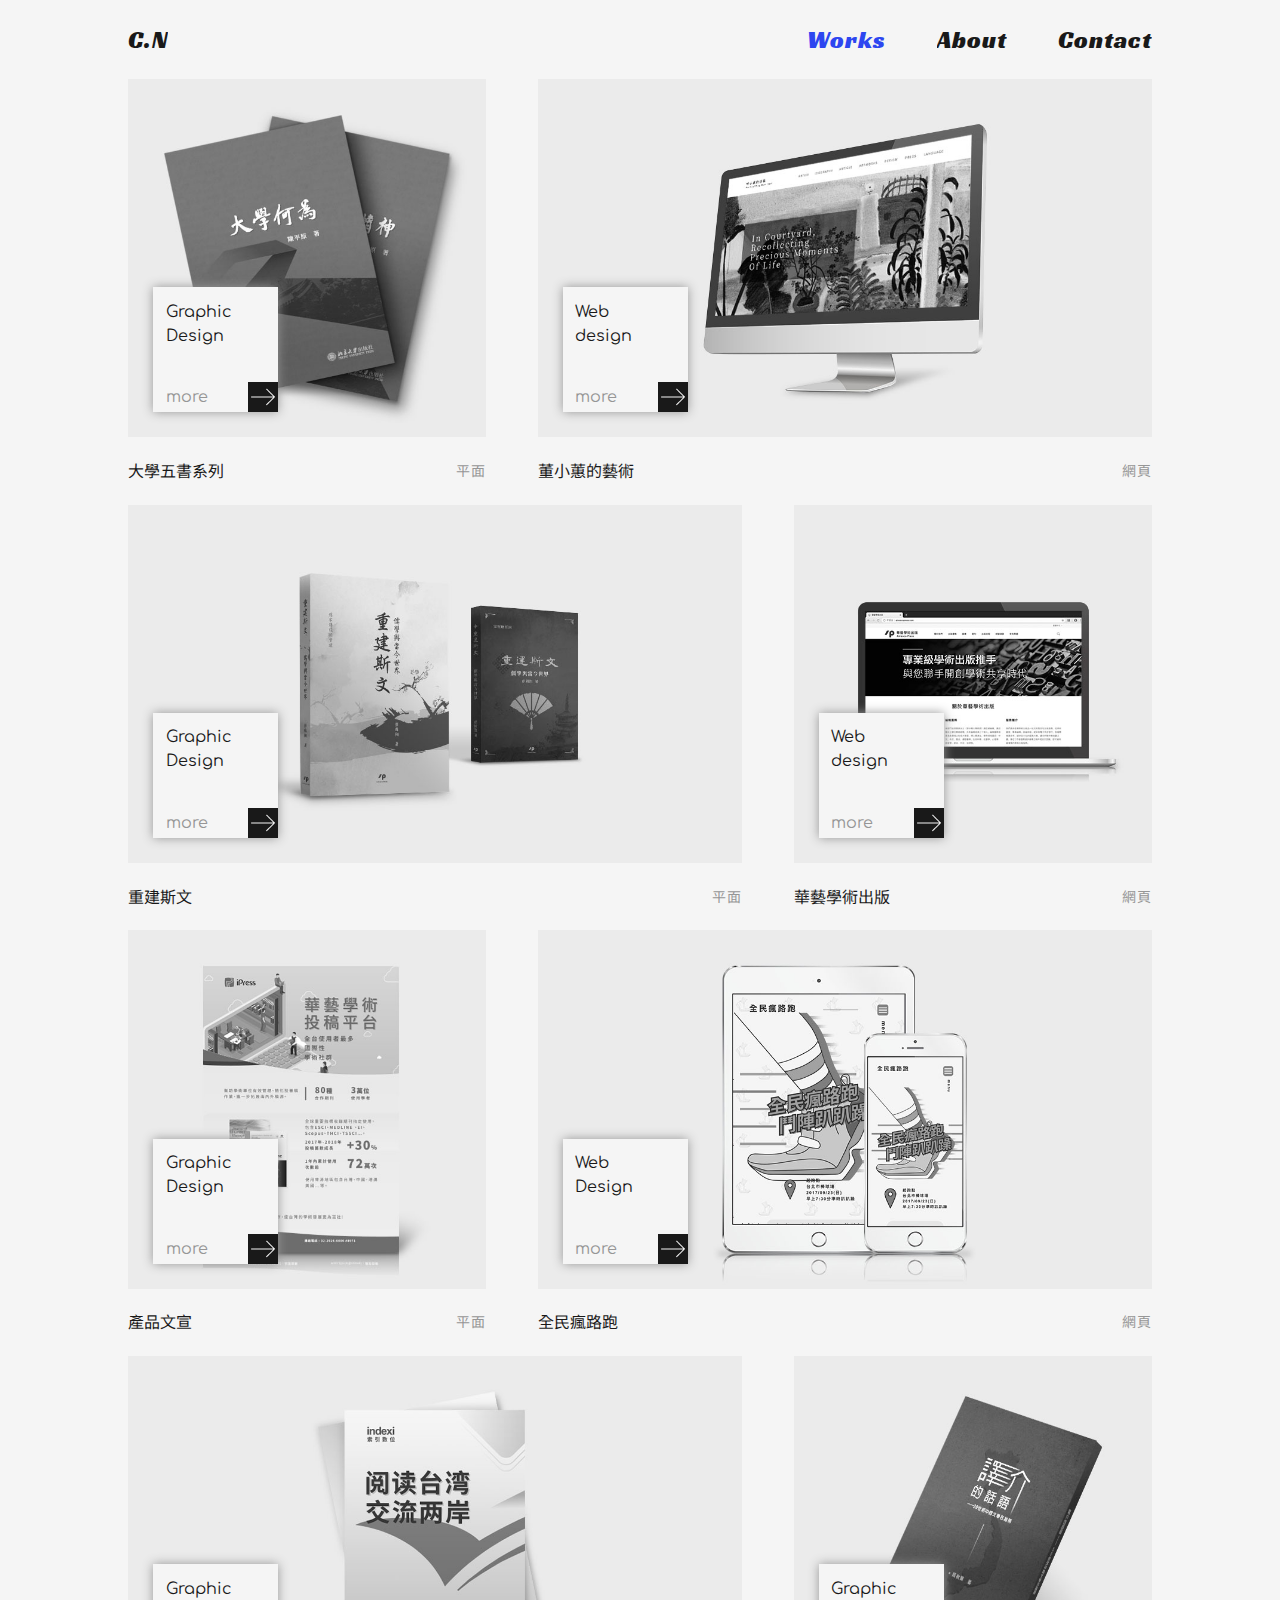
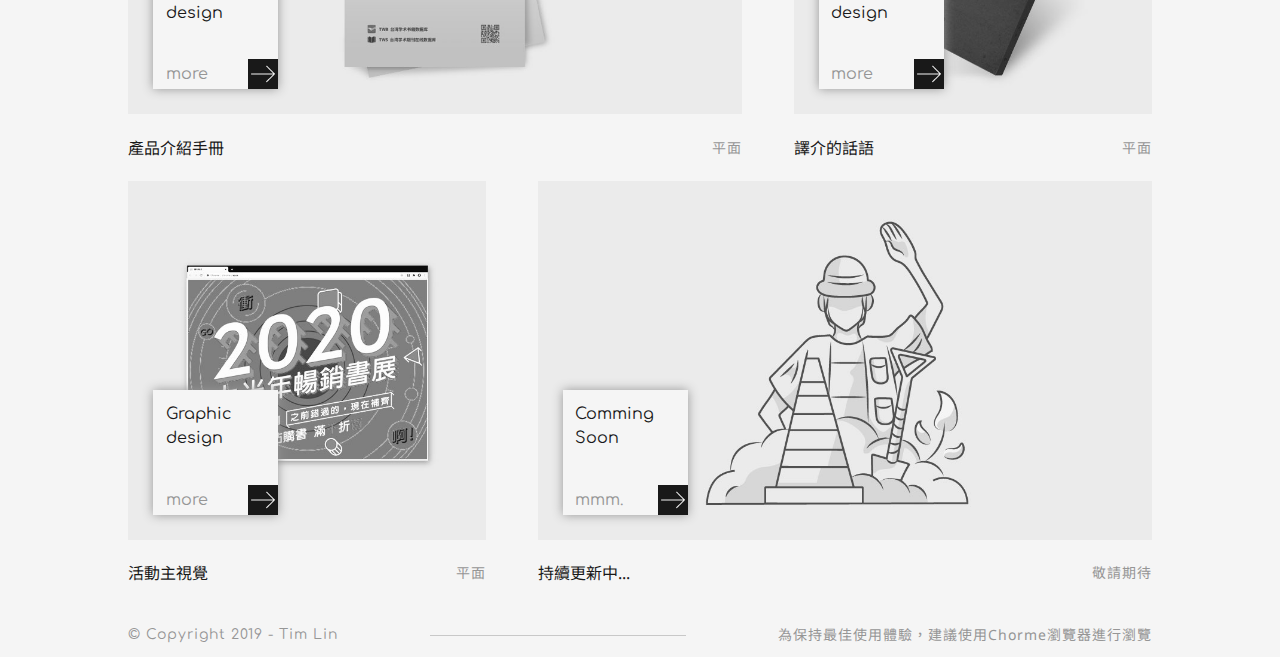
<file: portfolio.html>
<html>

<head>
    <meta charset="UTF-8">
    <meta name="viewport" content="width=device-width, initial-scale=1, maximum-scale=1, user-scalable=no">
    <meta http-equiv="X-UA-Compatible" content="IE=Eege">
    <title>C.N | Designer</title>
    <meta name="dcscription"
        content="嗨，我是林淇琛，不會念就稱呼為Tim吧。畢業於設計相關科系，目前是專職於視覺設計/介面設計的工作者，擅長視覺設計與程式撰寫的技術，注重畫面協調性、程式邏輯性與維護性，藉由畫面與程式的結合，在各個主流裝置上刻劃出最佳的使用體驗。">
    <link rel="stylesheet" href="css/style.css">
    <link rel="shortcut icon" type="image/png" href="image/shortcut-icon.png">
    <link rel="apple-touch-icon-precomposed" type="image/png" href="image/touch-icon.png">
    <script src="js/jquery.min.js"></script>
    <script src="js/photo.js"></script>
    <script src="js/portfolio.js"></script>
    <script src="js/contact.js"></script>
    <script src="js/alert.js"></script>
    <script async src="https://www.googletagmanager.com/gtag/js?id=UA-174005429-1"></script>
    <script>
        window.dataLayer = window.dataLayer || [];
        function gtag() { dataLayer.push(arguments); }
        gtag('js', new Date());

        gtag('config', 'UA-174005429-1');
    </script>
</head>

<body>
    <header class="bg-color">
        <ul>
            <li><a href="index.html">C.N</a></li>
            <li><a href="portfolio.html" class="active">Works</a></li>
            <li><a href="about.html">About</a></li>
            <li><a href="" class="contact-btn">Contact</a></li>
        </ul>
    </header>
    <section class="works">
        <div class="works-list works-list-m">
            <a href="bookset.html" class="works-list-img">
                <div class="works-list-img-area">
                    <div class="works-list-img-area-work bookset-color"></div>
                    <div class="works-list-img-area-work bookset-gray"></div>
                    <div class="works-list-img-area-tag">
                        <p class="works-list-img-area-tag-title">
                            Graphic<br>
                            Design
                        </p>
                        <div class="works-list-img-area-tag-more">
                            <p>more</p>
                            <span></span>
                        </div>
                    </div>
                </div>
                <div class="works-list-content">
                    <h2>大學五書系列</h2>
                    <span>平面</span>
                </div>
            </a>
        </div>
        <div class="works-list works-list-l">
            <a href="artistweb.html" class="works-list-img">
                <div class="works-list-img-area">
                    <div class="works-list-img-area-work artistweb-color"></div>
                    <div class="works-list-img-area-work artistweb-gray"></div>
                    <div class="works-list-img-area-tag">
                        <p class="works-list-img-area-tag-title">
                            Web
                            <br>design
                        </p>
                        <div class="works-list-img-area-tag-more">
                            <p>more</p>
                            <span></span>
                        </div>
                    </div>
                </div>
                <div class="works-list-content">
                    <h2>董小蕙的藝術</h2>
                    <span>網頁</span>
                </div>
            </a>
        </div>
        <div class="works-list works-list-l">
            <a href="rebuild.html" class="works-list-img">
                <div class="works-list-img-area">
                    <div class="works-list-img-area-work rebuild-color"></div>
                    <div class="works-list-img-area-work rebuild-gray"></div>
                    <div class="works-list-img-area-tag">
                        <p class="works-list-img-area-tag-title">
                            Graphic<br>
                            Design
                        </p>
                        <div class="works-list-img-area-tag-more">
                            <p>more</p>
                            <span></span>
                        </div>
                    </div>
                </div>
                <div class="works-list-content">
                    <h2>重建斯文</h2>
                    <span>平面</span>
                </div>
            </a>
        </div>
        <div class="works-list works-list-m">
            <a href="airitiweb.html" class="works-list-img">
                <div class="works-list-img-area">
                    <div class="works-list-img-area-work airitiweb-color"></div>
                    <div class="works-list-img-area-work airitiweb-gray"></div>
                    <div class="works-list-img-area-tag">
                        <p class="works-list-img-area-tag-title">
                            Web
                            <br>design
                        </p>
                        <div class="works-list-img-area-tag-more">
                            <p>more</p>
                            <span></span>
                        </div>
                    </div>
                </div>
                <div class="works-list-content">
                    <h2>華藝學術出版</h2>
                    <span>網頁</span>
                </div>
            </a>
        </div>
        <div class="works-list works-list-m">
            <a href="productdm.html" class="works-list-img">
                <div class="works-list-img-area">
                    <div class="works-list-img-area-work productdm-color"></div>
                    <div class="works-list-img-area-work productdm-gray"></div>
                    <div class="works-list-img-area-tag">
                        <p class="works-list-img-area-tag-title">
                            Graphic<br>
                            Design
                        </p>
                        <div class="works-list-img-area-tag-more">
                            <p>more</p>
                            <span></span>
                        </div>
                    </div>
                </div>
                <div class="works-list-content">
                    <h2>產品文宣</h2>
                    <span>平面</span>
                </div>
            </a>
        </div>
        <div class="works-list works-list-l">
            <a href="crazyrunningweb.html" class="works-list-img">
                <div class="works-list-img-area">
                    <div class="works-list-img-area-work crazyrunningweb-color"></div>
                    <div class="works-list-img-area-work crazyrunningweb-gray"></div>
                    <div class="works-list-img-area-tag">
                        <p class="works-list-img-area-tag-title">
                            Web<br>
                            Design
                        </p>
                        <div class="works-list-img-area-tag-more">
                            <p>more</p>
                            <span></span>
                        </div>
                    </div>
                </div>
                <div class="works-list-content">
                    <h2>全民瘋路跑</h2>
                    <span>網頁</span>
                </div>
            </a>
        </div>
        <div class="works-list works-list-l">
            <a href="handbook.html" class="works-list-img">
                <div class="works-list-img-area">
                    <div class="works-list-img-area-work handbook-color"></div>
                    <div class="works-list-img-area-work handbook-gray"></div>
                    <div class="works-list-img-area-tag">
                        <p class="works-list-img-area-tag-title">
                            Graphic
                            <br>design
                        </p>
                        <div class="works-list-img-area-tag-more">
                            <p>more</p>
                            <span></span>
                        </div>
                    </div>
                </div>
                <div class="works-list-content">
                    <h2>產品介紹手冊</h2>
                    <span>平面</span>
                </div>
            </a>
        </div>
        <div class="works-list works-list-m">
            <a href="translation.html" class="works-list-img">
                <div class="works-list-img-area translation">
                    <div class="works-list-img-area-work translation-color"></div>
                    <div class="works-list-img-area-work translation-gray"></div>
                    <div class="works-list-img-area-tag">
                        <p class="works-list-img-area-tag-title">
                            Graphic
                            <br>design
                        </p>
                        <div class="works-list-img-area-tag-more">
                            <p>more</p>
                            <span></span>
                        </div>
                    </div>
                </div>
                <div class="works-list-content">
                    <h2>譯介的話語</h2>
                    <span>平面</span>
                </div>
            </a>
        </div>
        <div class="works-list works-list-m">
            <a href="eventvision.html" class="works-list-img">
                <div class="works-list-img-area">
                    <div class="works-list-img-area-work eventvision-color"></div>
                    <div class="works-list-img-area-work eventvision-gray"></div>
                    <div class="works-list-img-area-tag">
                        <p class="works-list-img-area-tag-title">
                            Graphic
                            <br>design
                        </p>
                        <div class="works-list-img-area-tag-more">
                            <p>more</p>
                            <span></span>
                        </div>
                    </div>
                </div>
                <div class="works-list-content">
                    <h2>活動主視覺</h2>
                    <span>平面</span>
                </div>
            </a>
        </div>
        <div class="works-list works-list-l">
            <a href="#" class="works-list-img update-alert">
                <div class="works-list-img-area">
                    <div class="works-list-img-area-work update-color"></div>
                    <div class="works-list-img-area-work update-gray"></div>
                    <div class="works-list-img-area-tag">
                        <p class="works-list-img-area-tag-title">
                            Comming
                            <br>Soon
                        </p>
                        <div class="works-list-img-area-tag-more">
                            <p>mmm.</p>
                            <span></span>
                        </div>
                    </div>
                </div>
                <div class="works-list-content">
                    <h2>持續更新中...</h2>
                    <span>敬請期待</span>
                </div>
            </a>
        </div>
    </section>
    <footer>
        <div>
            <p>© Copyright 2019 - Tim Lin</p>
            <p></p>
            <p>為保持最佳使用體驗，建議使用Chorme瀏覽器進行瀏覽</p>
        </div>
    </footer>
    <div class="contact">
        <div class="contact-area move-defult">
            <p>有任何專業上的需求，歡迎透過下方的信箱按鈕與我聯繫。
                <br><br><span>email : lincn65987@gmail.com</span>
            </p>
            <a href="mailto:lincn65987@gmail.com" class="contact-area-btn">信箱</a>
            <span class="contact-other">點擊按鈕以外的任一處關閉</span>
        </div>
    </div>
</body>
<script>
</script>

</html>
</file>
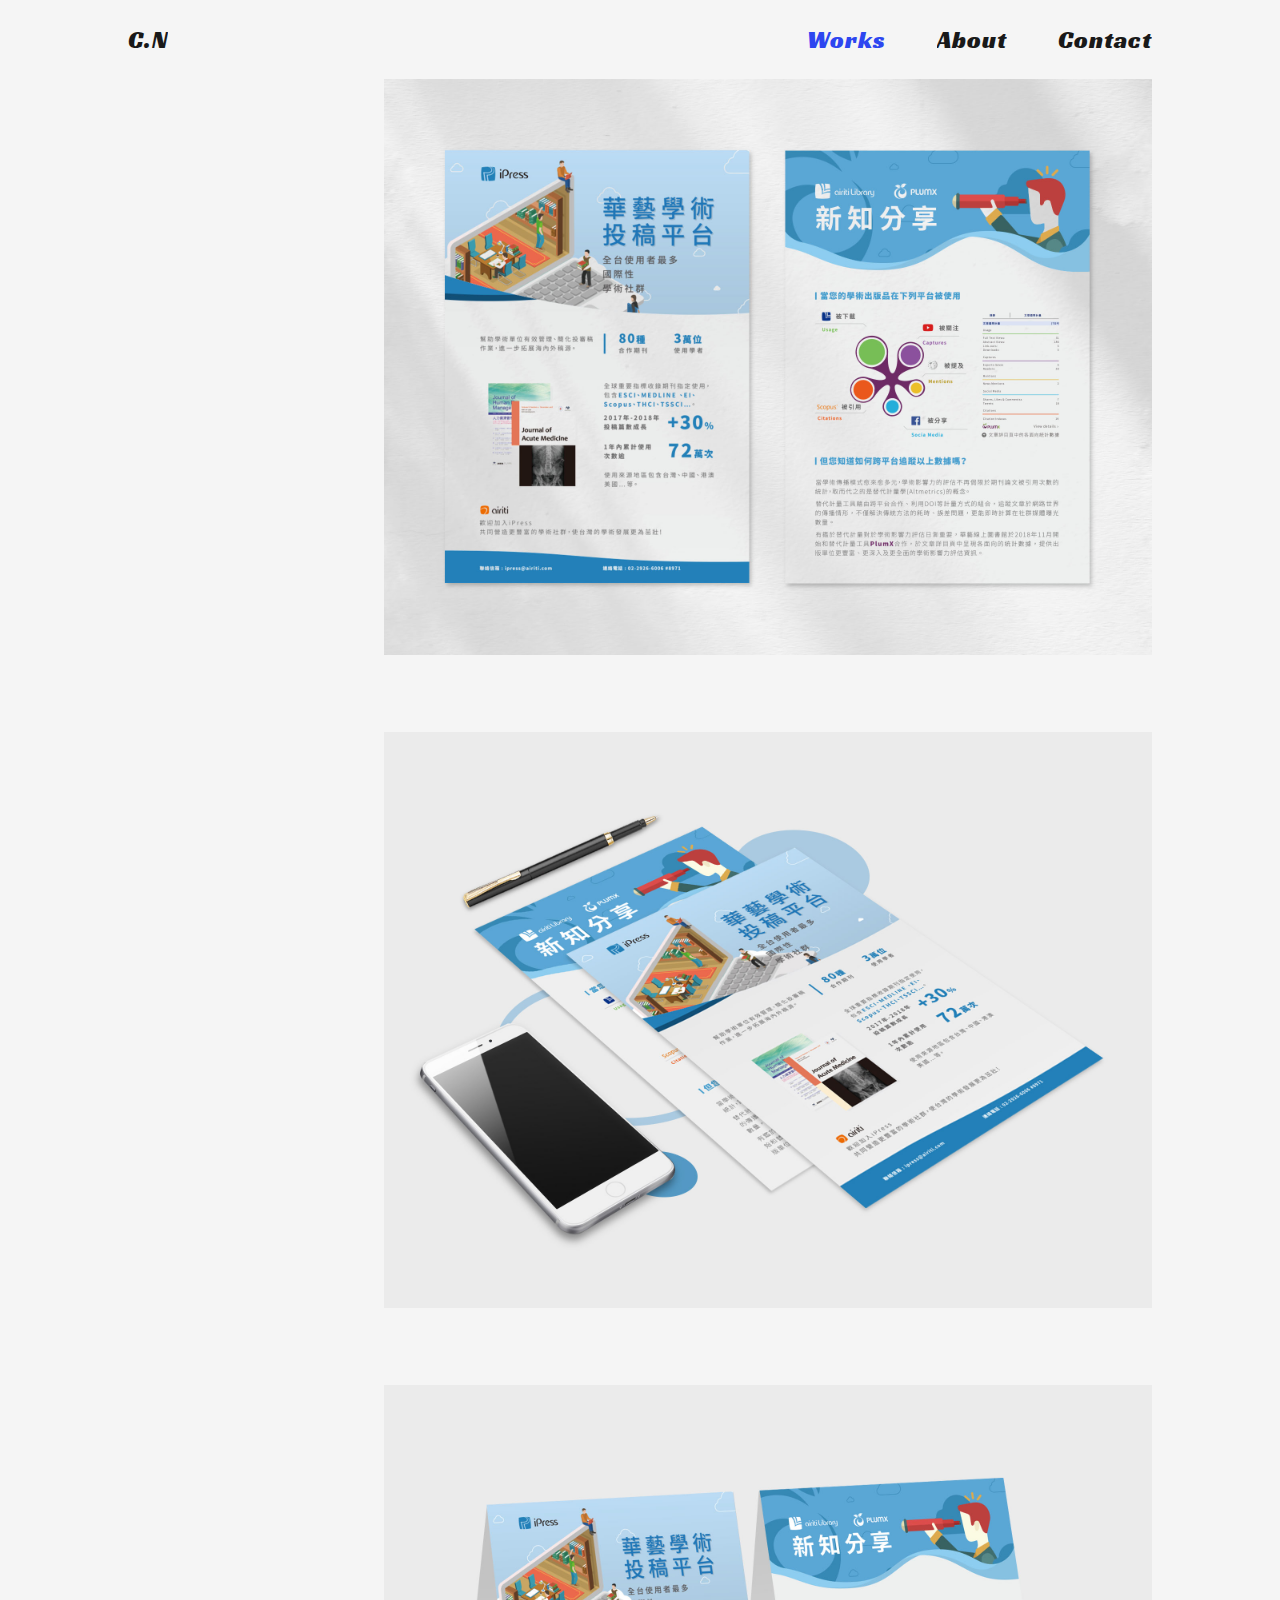
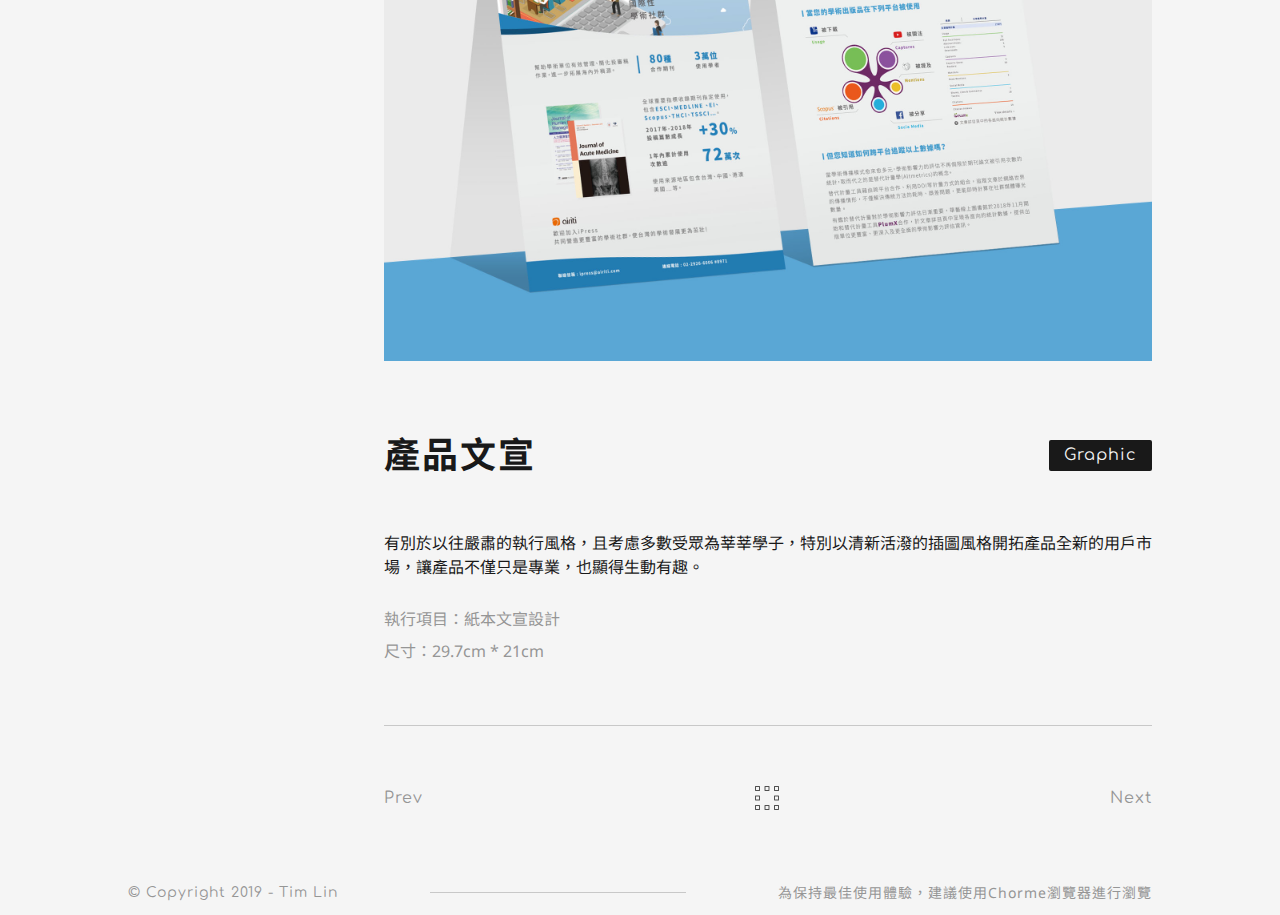
<file: productdm.html>
<html>

<head>
  <meta charset="UTF-8">
  <meta name="viewport" content="width=device-width, initial-scale=1, maximum-scale=1, user-scalable=no">
  <meta http-equiv="X-UA-Compatible" content="IE=Eege">
  <title>C.N | Designer</title>
  <meta name="dcscription"
    content="嗨，我是林淇琛，不會念就稱呼為Tim吧。畢業於設計相關科系，目前是專職於視覺設計/介面設計的工作者，擅長視覺設計與程式撰寫的技術，注重畫面協調性、程式邏輯性與維護性，藉由畫面與程式的結合，在各個主流裝置上刻劃出最佳的使用體驗。">
  <link rel="stylesheet" href="css/style.css">
  <link rel="shortcut icon" type="image/png" href="image/shortcut-icon.png">
  <link rel="apple-touch-icon-precomposed" type="image/png" href="image/touch-icon.png">
  <script src="js/jquery.min.js"></script>
  <script src="js/works.js"></script>
  <script src="js/workpages.js"></script>
  <script src="js/contact.js"></script>
  <script src="js/alert.js"></script>
  <script async src="https://www.googletagmanager.com/gtag/js?id=UA-174005429-1"></script>
  <script>
      window.dataLayer = window.dataLayer || [];
      function gtag() { dataLayer.push(arguments); }
      gtag('js', new Date());

      gtag('config', 'UA-174005429-1');
  </script>
</head>

<body>
  <header class="bg-color">
    <ul>
      <li><a href="index.html">C.N</a></li>
      <li><a href="portfolio.html" class="active">Works</a></li>
      <li><a href="about.html">About</a></li>
      <li><a href="" class="contact-btn">Contact</a></li>
    </ul>
  </header>
  <section class="works-content">
    <article class="works-content-area">
      <img src="image/productdm1-1.jpg" alt="">
      <img src="image/productdm1-2.jpg" alt="">
      <img src="image/productdm1-3.jpg" alt="">
      <div>
        <h1>產品文宣</h1>
        <span>Graphic</span>
      </div>
      <p>有別於以往嚴肅的執行風格，且考慮多數受眾為莘莘學子，特別以清新活潑的插圖風格開拓產品全新的用戶市場，讓產品不僅只是專業，也顯得生動有趣。
        <br><br>
        <span>執行項目：紙本文宣設計</span>
        <span>尺寸：29.7cm * 21cm</span>
      </p>
      <ul>
        <li><a>Prev</a></li>
        <li><a href="portfolio.html"></a></li>
        <li><a>Next</a></li>
      </ul>
    </article>
  </section>
  <footer>
    <div>
      <p>© Copyright 2019 - Tim Lin</p>
      <p></p>
      <p>為保持最佳使用體驗，建議使用Chorme瀏覽器進行瀏覽</p>
    </div>
  </footer>
  <div class="contact">
    <div class="contact-area move-defult">
      <p>有任何專業上的需求，歡迎透過下方的信箱按鈕與我聯繫。
        <br><br><span>email : lincn65987@gmail.com</span>
      </p>
      <a href="mailto:lincn65987@gmail.com" class="contact-area-btn">信箱</a>
      <span class="contact-other">點擊按鈕以外的任一處關閉</span>
    </div>
  </div>
</body>
<script>
</script>

</html>
</file>
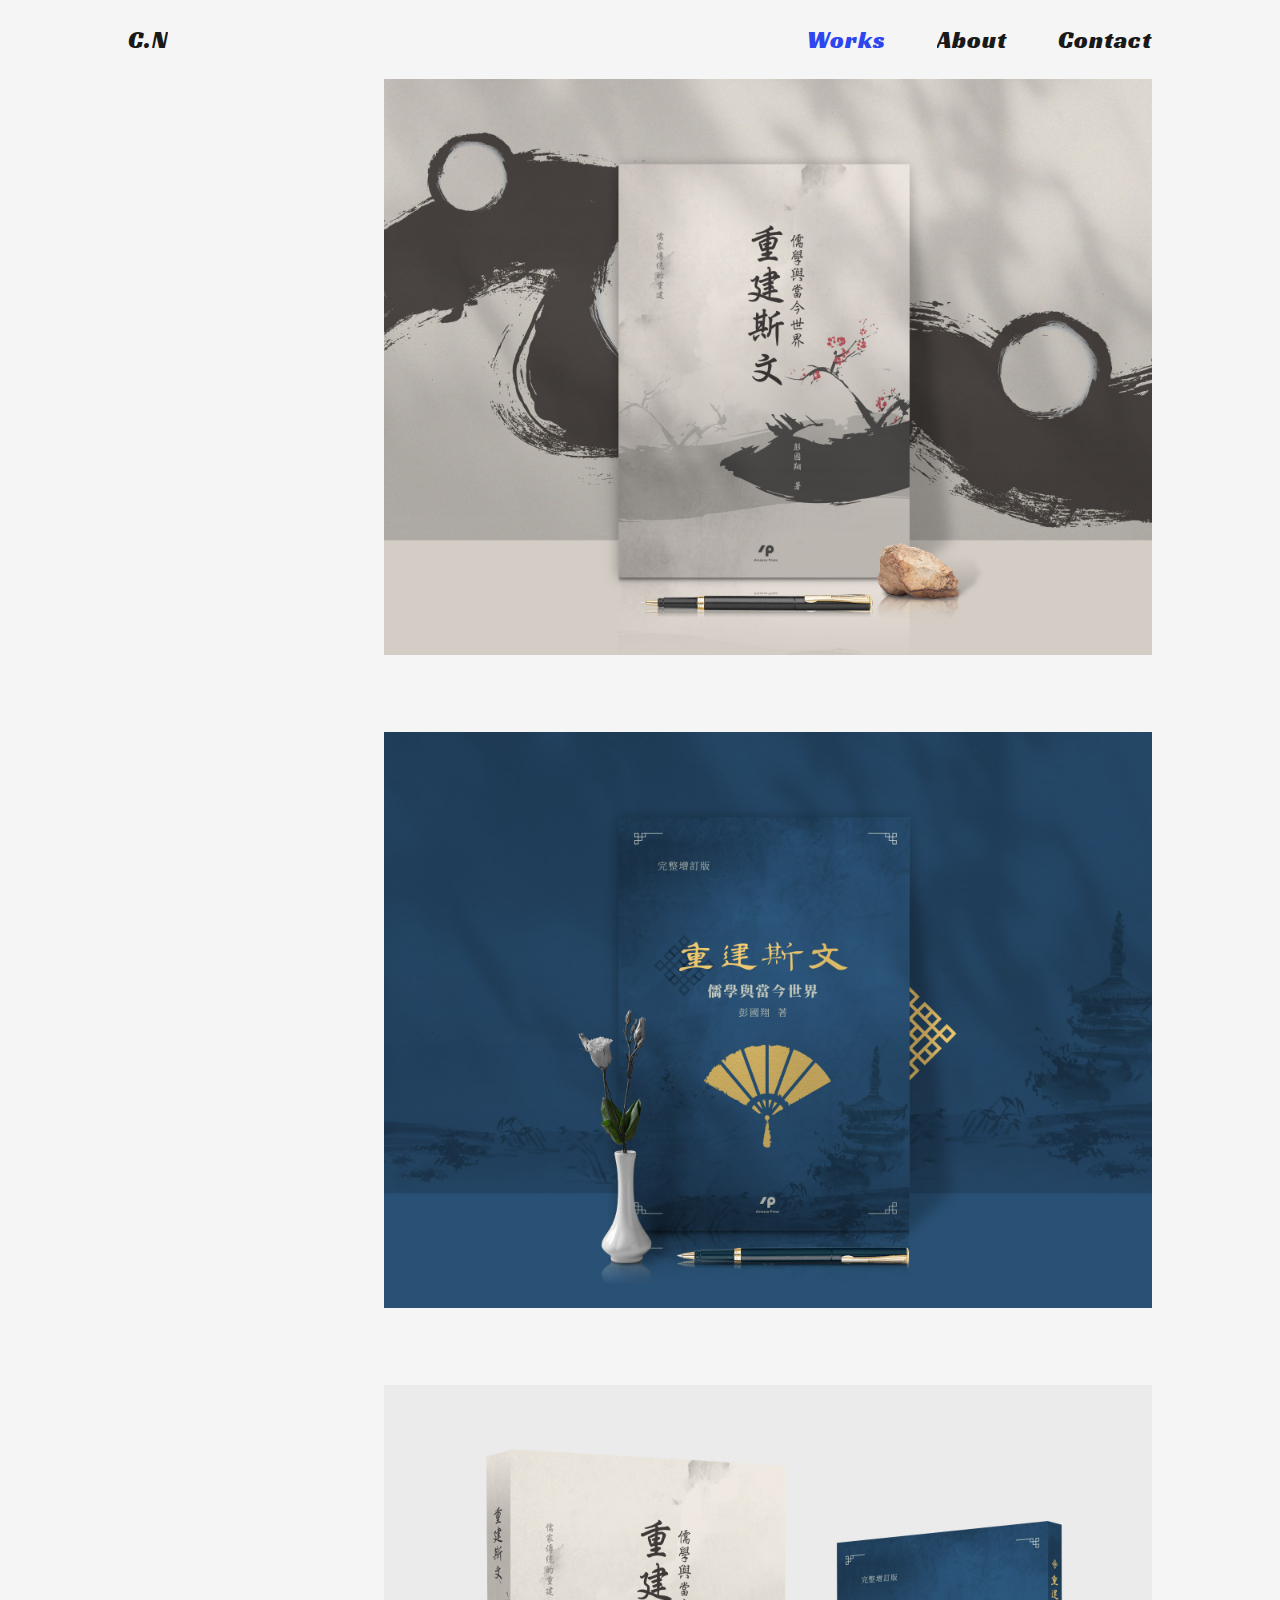
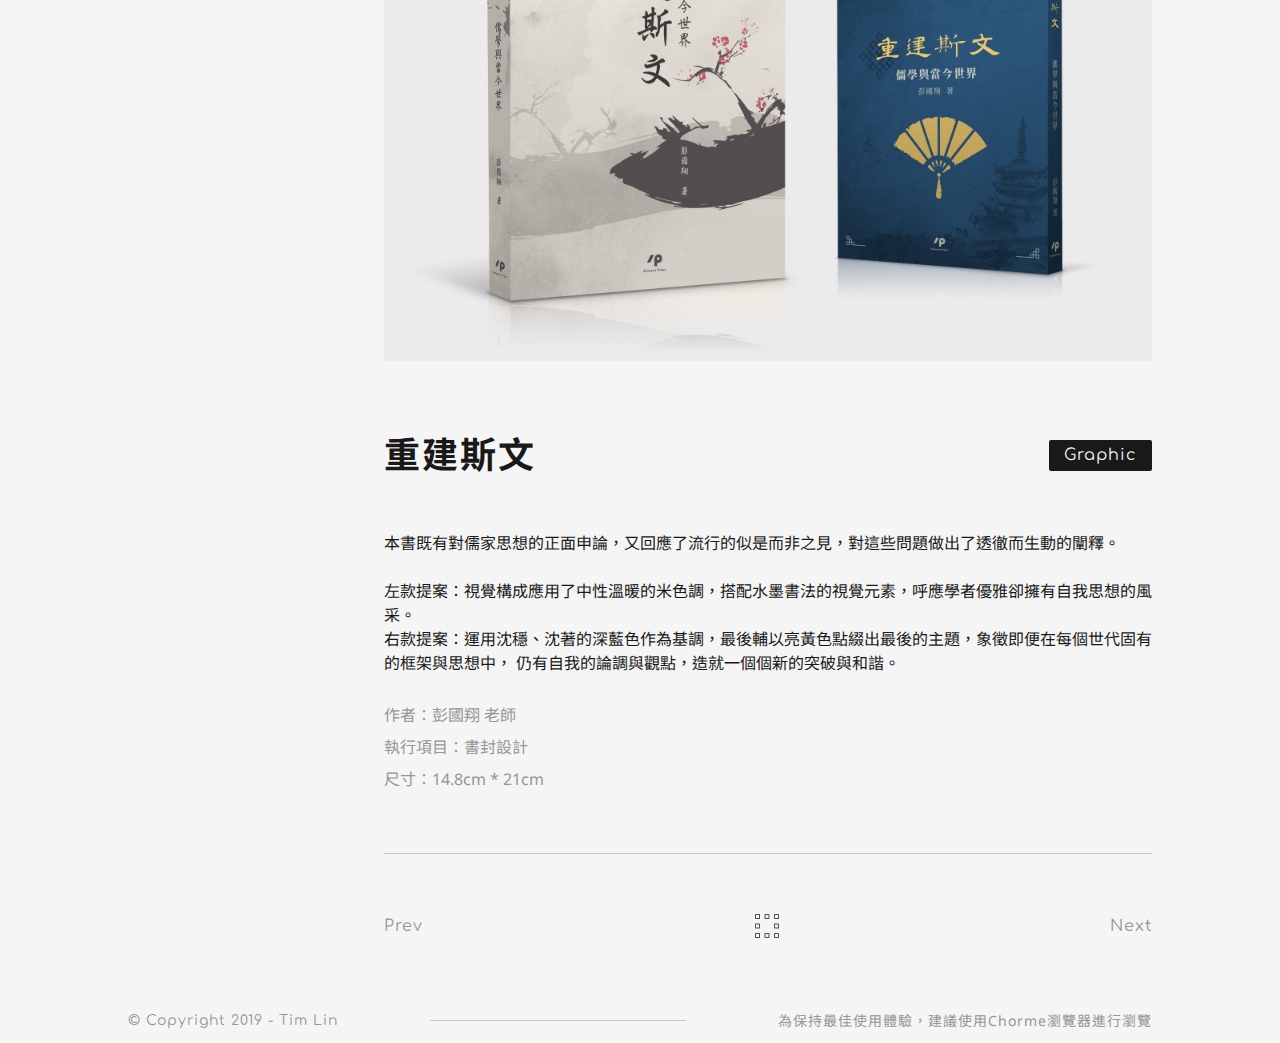
<file: rebuild.html>
<html>

<head>
  <meta charset="UTF-8">
  <meta name="viewport" content="width=device-width, initial-scale=1, maximum-scale=1, user-scalable=no">
  <meta http-equiv="X-UA-Compatible" content="IE=Eege">
  <title>C.N | Designer</title>
  <meta name="dcscription"
    content="嗨，我是林淇琛，不會念就稱呼為Tim吧。畢業於設計相關科系，目前是專職於視覺設計/介面設計的工作者，擅長視覺設計與程式撰寫的技術，注重畫面協調性、程式邏輯性與維護性，藉由畫面與程式的結合，在各個主流裝置上刻劃出最佳的使用體驗。">
  <link rel="stylesheet" href="css/style.css">
  <link rel="shortcut icon" type="image/png" href="image/shortcut-icon.png">
  <link rel="apple-touch-icon-precomposed" type="image/png" href="image/touch-icon.png">
  <script src="js/jquery.min.js"></script>
  <script src="js/works.js"></script>
  <script src="js/workpages.js"></script>
  <script src="js/contact.js"></script>
  <script src="js/alert.js"></script>
  <script async src="https://www.googletagmanager.com/gtag/js?id=UA-174005429-1"></script>
  <script>
      window.dataLayer = window.dataLayer || [];
      function gtag() { dataLayer.push(arguments); }
      gtag('js', new Date());

      gtag('config', 'UA-174005429-1');
  </script>
</head>

<body>
  <header class="bg-color">
    <ul>
      <li><a href="index.html">C.N</a></li>
      <li><a href="portfolio.html" class="active">Works</a></li>
      <li><a href="about.html">About</a></li>
      <li><a href="" class="contact-btn">Contact</a></li>
    </ul>
  </header>
  <section class="works-content">
    <article class="works-content-area">
      <img src="image/rebuild1-1.jpg" alt="">
      <img src="image/rebuild1-2.jpg" alt="">
      <img src="image/rebuild1-3.jpg" alt="">
      <div>
        <h1>重建斯文</h1>
        <span>Graphic</span>
      </div>
      <p>
        本書既有對儒家思想的正面申論，又回應了流行的似是而非之見，對這些問題做出了透徹而生動的闡釋。<br><br>
        左款提案：視覺構成應用了中性溫暖的米色調，搭配水墨書法的視覺元素，呼應學者優雅卻擁有自我思想的風采。<br>
        右款提案：運用沈穩、沈著的深藍色作為基調，最後輔以亮黃色點綴出最後的主題，象徵即便在每個世代固有的框架與思想中，
        仍有自我的論調與觀點，造就一個個新的突破與和諧。
        <br><br>
        <span>作者：彭國翔 老師</span>
        <span>執行項目：書封設計</span>
        <span>尺寸：14.8cm * 21cm</span>
      </p>
      <ul>
        <li><a>Prev</a></li>
        <li><a href="portfolio.html"></a></li>
        <li><a>Next</a></li>
      </ul>
    </article>
  </section>
  <footer>
    <div>
      <p>© Copyright 2019 - Tim Lin</p>
      <p></p>
      <p>為保持最佳使用體驗，建議使用Chorme瀏覽器進行瀏覽</p>
    </div>
  </footer>
  <div class="contact">
    <div class="contact-area move-defult">
      <p>有任何專業上的需求，歡迎透過下方的信箱按鈕與我聯繫。
        <br><br><span>email : lincn65987@gmail.com</span>
      </p>
      <a href="mailto:lincn65987@gmail.com" class="contact-area-btn">信箱</a>
      <span class="contact-other">點擊按鈕以外的任一處關閉</span>
    </div>
  </div>
</body>
<script>
</script>

</html>
</file>
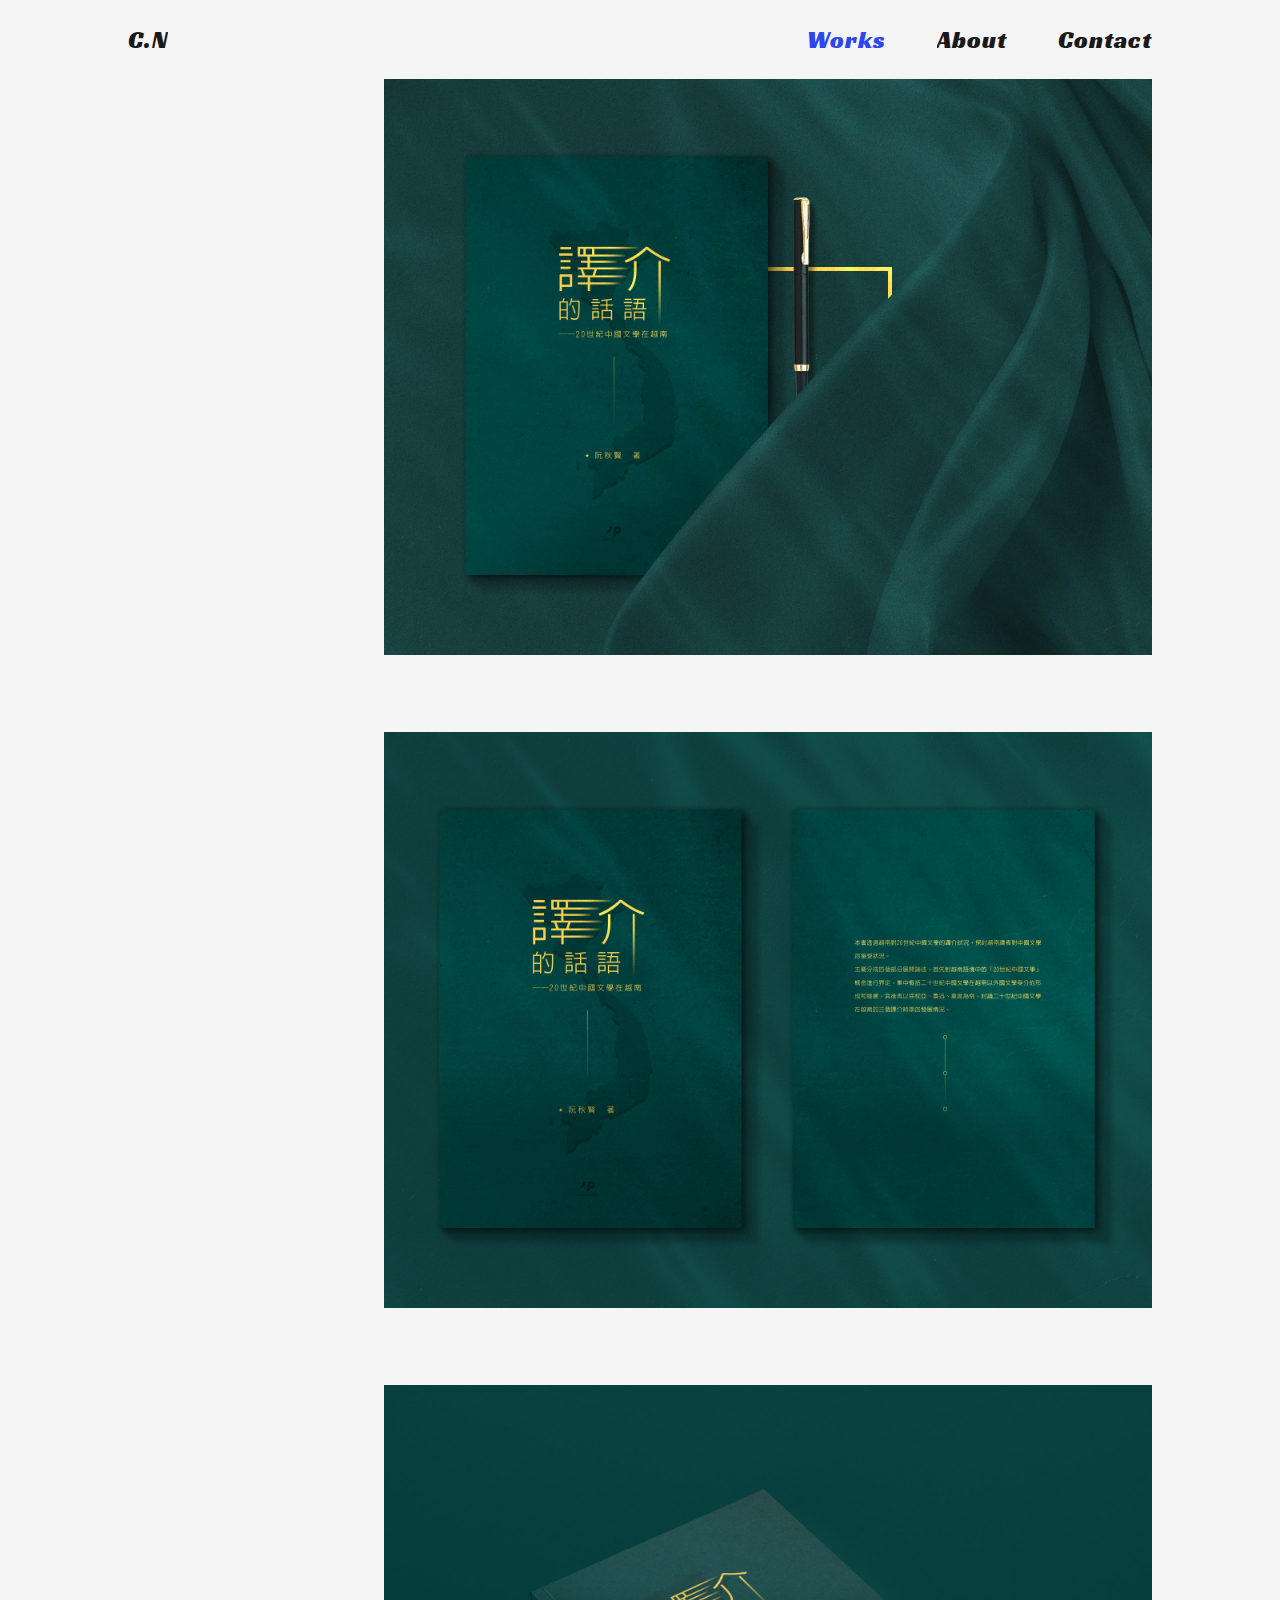
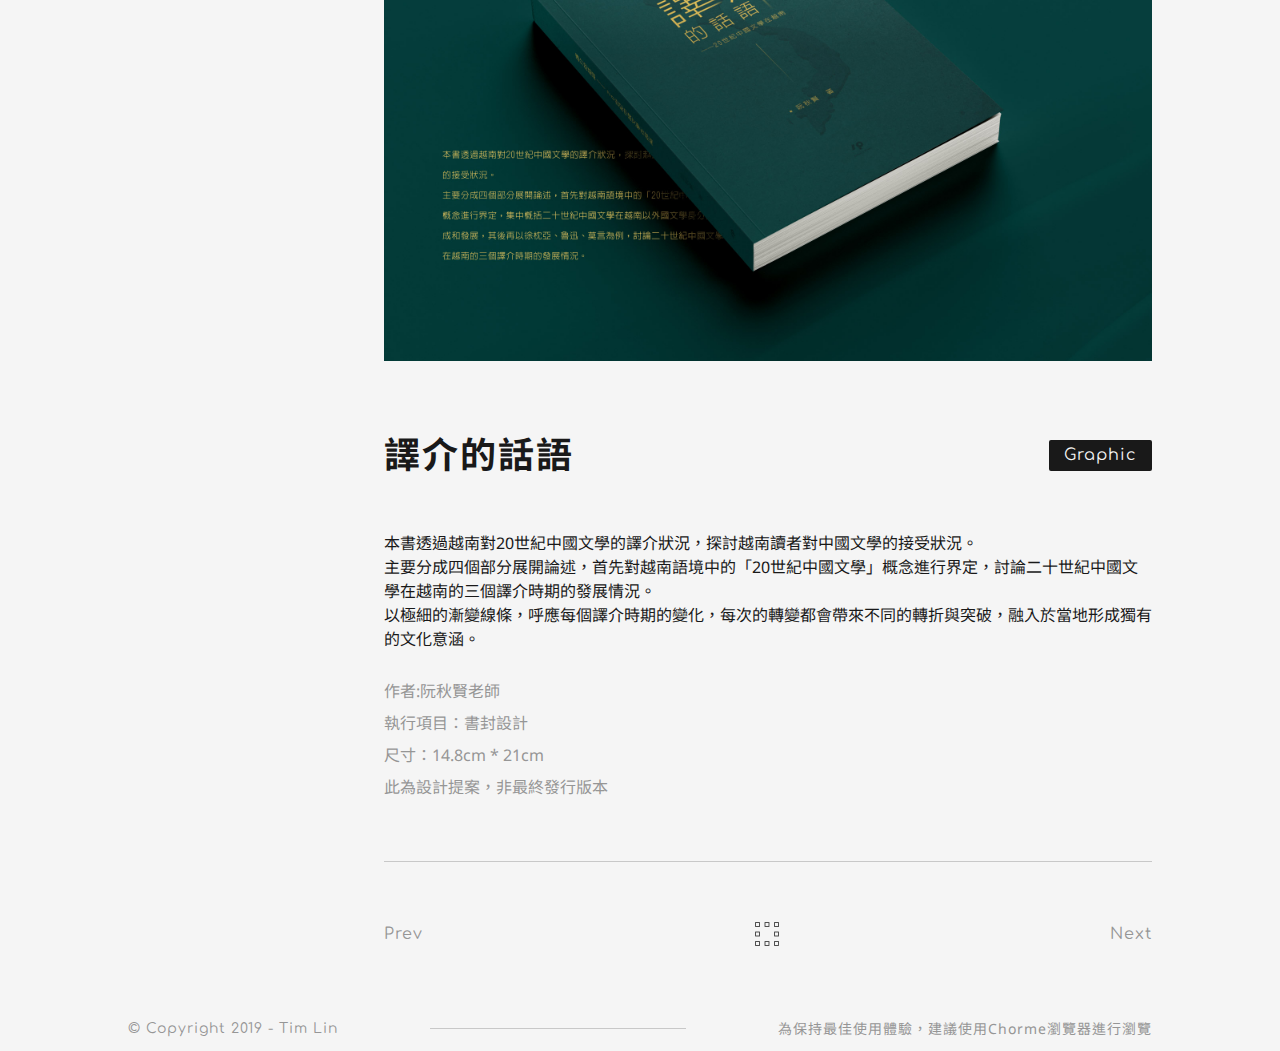
<file: translation.html>
<html>

<head>
  <meta charset="UTF-8">
  <meta name="viewport" content="width=device-width, initial-scale=1, maximum-scale=1, user-scalable=no">
  <meta http-equiv="X-UA-Compatible" content="IE=Eege">
  <title>C.N | Designer</title>
  <meta name="dcscription"
    content="嗨，我是林淇琛，不會念就稱呼為Tim吧。畢業於設計相關科系，目前是專職於視覺設計/介面設計的工作者，擅長視覺設計與程式撰寫的技術，注重畫面協調性、程式邏輯性與維護性，藉由畫面與程式的結合，在各個主流裝置上刻劃出最佳的使用體驗。">
  <link rel="stylesheet" href="css/style.css">
  <link rel="shortcut icon" type="image/png" href="image/shortcut-icon.png">
  <link rel="apple-touch-icon-precomposed" type="image/png" href="image/touch-icon.png">
  <script src="js/jquery.min.js"></script>
  <script src="js/works.js"></script>
  <script src="js/workpages.js"></script>
  <script src="js/contact.js"></script>
  <script src="js/alert.js"></script>
  <script async src="https://www.googletagmanager.com/gtag/js?id=UA-174005429-1"></script>
  <script>
      window.dataLayer = window.dataLayer || [];
      function gtag() { dataLayer.push(arguments); }
      gtag('js', new Date());

      gtag('config', 'UA-174005429-1');
  </script>
</head>

<body>
  <header class="bg-color">
    <ul>
      <li><a href="index.html">C.N</a></li>
      <li><a href="portfolio.html" class="active">Works</a></li>
      <li><a href="about.html">About</a></li>
      <li><a href="" class="contact-btn">Contact</a></li>
    </ul>
  </header>
  <section class="works-content">
    <article class="works-content-area">
      <img src="image/translation1-1.jpg" alt="">
      <img src="image/translation1-2.jpg" alt="">
      <img src="image/translation1-3.jpg" alt="">
      <div>
        <h1>譯介的話語</h1>
        <span>Graphic</span>
      </div>
      <p>本書透過越南對20世紀中國文學的譯介狀況，探討越南讀者對中國文學的接受狀況。<br>
        主要分成四個部分展開論述，首先對越南語境中的「20世紀中國文學」概念進行界定，討論二十世紀中國文學在越南的三個譯介時期的發展情況。
        <br>以極細的漸變線條，呼應每個譯介時期的變化，每次的轉變都會帶來不同的轉折與突破，融入於當地形成獨有的文化意涵。
        <br><br>
        <span>作者:阮秋賢老師</span>
        <span>執行項目：書封設計</span>
        <span>尺寸：14.8cm * 21cm</span>
        <span>此為設計提案，非最終發行版本</span>
      </p>
      <ul>
        <li><a>Prev</a></li>
        <li><a href="portfolio.html"></a></li>
        <li><a>Next</a></li>
      </ul>
    </article>
  </section>
  <footer>
    <div>
      <p>© Copyright 2019 - Tim Lin</p>
      <p></p>
      <p>為保持最佳使用體驗，建議使用Chorme瀏覽器進行瀏覽</p>
    </div>
  </footer>
  <div class="contact">
    <div class="contact-area move-defult">
      <p>有任何專業上的需求，歡迎透過下方的信箱按鈕與我聯繫。
        <br><br><span>email : lincn65987@gmail.com</span>
      </p>
      <a href="mailto:lincn65987@gmail.com" class="contact-area-btn">信箱</a>
      <span class="contact-other">點擊按鈕以外的任一處關閉</span>
    </div>
  </div>
</body>
<script>
</script>

</html>
</file>
<file: css/style.css>
@import url("https://fonts.googleapis.com/css2?family=Noto+Sans+HK:wght@100;300;400;500;700;900&family=Noto+Sans+JP:wght@100;300;400;500;700;900&family=Noto+Sans+KR:wght@300;400;500;700;900&family=Noto+Sans+SC:wght@100;300;400;500;700;900&family=Noto+Sans+TC:wght@100;300;400;500;700;900&family=Noto+Sans:ital,wght@0,400;0,700;1,400;1,700&display=swap");
@import url("https://fonts.googleapis.com/css?family=Comfortaa&display=swap");
@import url("https://fonts.googleapis.com/css?family=Questrial&display=swap");
@import url("https://fonts.googleapis.com/css2?family=Racing+Sans+One&display=swap");
html, body, div, span, applet, object, iframe,
h1, h2, h3, h4, h5, h6, p, blockquote, pre,
a, abbr, acronym, address, big, cite, code,
del, dfn, em, font, img, ins, kbd, q, s, samp,
small, strike, strong, sub, sup, tt, var,
dl, dt, dd, ol, ul, li,
fieldset, form, label, legend,
table, caption, tbody, tfoot, thead, tr, th, td {
  margin: 0;
  padding: 0;
  border: 0;
  outline: 0;
  font-weight: inherit;
  font-style: inherit;
  font-size: 100%;
  vertical-align: baseline;
}

:focus {
  outline: 0;
}

body {
  line-height: 1;
  color: black;
  background: white;
}

ol, ul {
  list-style: none;
}

img {
  height: auto;
  max-width: 100%;
}

a {
  text-decoration: none;
}

button {
  cursor: pointer;
}

table {
  border-collapse: separate;
  border-spacing: 0;
}

caption, th, td {
  text-align: left;
  font-weight: normal;
}

blockquote:before, blockquote:after,
q:before, q:after {
  content: "";
}

blockquote, q {
  quotes: "" "";
}

.owl-carousel, .owl-carousel .owl-item {
  -webkit-tap-highlight-color: transparent;
  position: relative;
}

.owl-carousel {
  display: none;
  width: 100%;
  z-index: 1;
}

.owl-carousel .owl-stage {
  position: relative;
  -ms-touch-action: pan-Y;
  touch-action: manipulation;
  -moz-backface-visibility: hidden;
}

.owl-carousel .owl-stage:after {
  content: ".";
  display: block;
  clear: both;
  visibility: hidden;
  line-height: 0;
  height: 0;
}

.owl-carousel .owl-stage-outer {
  position: relative;
  overflow: hidden;
  -webkit-transform: translate3d(0, 0, 0);
}

.owl-carousel .owl-item, .owl-carousel .owl-wrapper {
  -webkit-backface-visibility: hidden;
  -moz-backface-visibility: hidden;
  -ms-backface-visibility: hidden;
  -webkit-transform: translate3d(0, 0, 0);
  -moz-transform: translate3d(0, 0, 0);
  -ms-transform: translate3d(0, 0, 0);
}

.owl-carousel .owl-item {
  min-height: 1px;
  float: left;
  -webkit-backface-visibility: hidden;
  -webkit-touch-callout: none;
}

.owl-carousel .owl-item img {
  display: block;
  width: 100%;
}

.owl-carousel .owl-dots.disabled, .owl-carousel .owl-nav.disabled {
  display: none;
}

.no-js .owl-carousel, .owl-carousel.owl-loaded {
  display: block;
}

.owl-carousel .owl-dot, .owl-carousel .owl-nav .owl-next, .owl-carousel .owl-nav .owl-prev {
  cursor: pointer;
  -webkit-user-select: none;
  -moz-user-select: none;
  -ms-user-select: none;
  user-select: none;
}

.owl-carousel .owl-nav button.owl-next, .owl-carousel .owl-nav button.owl-prev, .owl-carousel button.owl-dot {
  background: 0 0;
  color: inherit;
  border: none;
  padding: 0 !important;
  font: inherit;
}

.owl-carousel.owl-loading {
  opacity: 0;
  display: block;
}

.owl-carousel.owl-hidden {
  opacity: 0;
}

.owl-carousel.owl-refresh .owl-item {
  visibility: hidden;
}

.owl-carousel.owl-drag .owl-item {
  -ms-touch-action: pan-y;
  touch-action: pan-y;
  -webkit-user-select: none;
  -moz-user-select: none;
  -ms-user-select: none;
  user-select: none;
}

.owl-carousel.owl-grab {
  cursor: move;
  cursor: -webkit-grab;
  cursor: grab;
}

.owl-carousel.owl-rtl {
  direction: rtl;
}

.owl-carousel.owl-rtl .owl-item {
  float: right;
}

.owl-carousel .animated {
  -webkit-animation-duration: 1s;
          animation-duration: 1s;
  -webkit-animation-fill-mode: both;
          animation-fill-mode: both;
}

.owl-carousel .owl-animated-in {
  z-index: 0;
}

.owl-carousel .owl-animated-out {
  z-index: 1;
}

.owl-carousel .fadeOut {
  -webkit-animation-name: fadeOut;
          animation-name: fadeOut;
}

@keyframes fadeOut {
  0% {
    opacity: 1;
  }
  100% {
    opacity: 0;
  }
}

.owl-height {
  -webkit-transition: height .5s ease-in-out;
  transition: height .5s ease-in-out;
}

.owl-carousel .owl-item .owl-lazy {
  opacity: 0;
  -webkit-transition: opacity .4s ease;
  transition: opacity .4s ease;
}

.owl-carousel .owl-item .owl-lazy:not([src]), .owl-carousel .owl-item .owl-lazy[src^=""] {
  max-height: 0;
}

.owl-carousel .owl-item img.owl-lazy {
  -webkit-transform-style: preserve-3d;
          transform-style: preserve-3d;
}

.owl-carousel .owl-video-wrapper {
  position: relative;
  height: 100%;
  background: #000;
}

.owl-carousel .owl-video-play-icon {
  position: absolute;
  height: 80px;
  width: 80px;
  left: 50%;
  top: 50%;
  margin-left: -40px;
  margin-top: -40px;
  background: url(owl.video.play.png) no-repeat;
  cursor: pointer;
  z-index: 1;
  -webkit-backface-visibility: hidden;
  -webkit-transition: -webkit-transform .1s ease;
  transition: -webkit-transform .1s ease;
  transition: transform .1s ease;
  transition: transform .1s ease, -webkit-transform .1s ease;
}

.owl-carousel .owl-video-play-icon:hover {
  -webkit-transform: scale(1.3, 1.3);
          transform: scale(1.3, 1.3);
}

.owl-carousel .owl-video-playing .owl-video-play-icon, .owl-carousel .owl-video-playing .owl-video-tn {
  display: none;
}

.owl-carousel .owl-video-tn {
  opacity: 0;
  height: 100%;
  background-position: center center;
  background-repeat: no-repeat;
  background-size: contain;
  -webkit-transition: opacity .4s ease;
  transition: opacity .4s ease;
}

.owl-carousel .owl-video-frame {
  position: relative;
  z-index: 1;
  height: 100%;
  width: 100%;
}

.owl-theme .owl-dots, .owl-theme .owl-nav {
  text-align: center;
  -webkit-tap-highlight-color: transparent;
}

.owl-theme .owl-nav {
  margin-top: 10px;
}

.owl-theme .owl-nav [class*=owl-] {
  color: #FFF;
  font-size: 14px;
  margin: 5px;
  padding: 4px 7px;
  background: #D6D6D6;
  display: inline-block;
  cursor: pointer;
  border-radius: 3px;
}

.owl-theme .owl-nav [class*=owl-]:hover {
  background: #869791;
  color: #FFF;
  text-decoration: none;
}

.owl-theme .owl-nav .disabled {
  opacity: .5;
  cursor: default;
}

.owl-theme .owl-nav.disabled + .owl-dots {
  margin-top: 10px;
}

.owl-theme .owl-dots .owl-dot {
  display: inline-block;
  zoom: 1;
}

.owl-theme .owl-dots .owl-dot span {
  width: 10px;
  height: 10px;
  margin: 5px 7px;
  background: #D6D6D6;
  display: block;
  -webkit-backface-visibility: visible;
  -webkit-transition: opacity .2s ease;
  transition: opacity .2s ease;
  border-radius: 30px;
}

.owl-theme .owl-dots .owl-dot.active span, .owl-theme .owl-dots .owl-dot:hover span {
  background: #869791;
}

@-webkit-keyframes bounce {
  from, 20%, 53%, 80%, to {
    -webkit-transform: translate3d(0, 0, 0);
    transform: translate3d(0, 0, 0);
    -webkit-animation-timing-function: cubic-bezier(0.215, 0.61, 0.355, 1);
    animation-timing-function: cubic-bezier(0.215, 0.61, 0.355, 1);
  }
  40%, 43% {
    -webkit-transform: translate3d(0, -30px, 0);
    transform: translate3d(0, -30px, 0);
    -webkit-animation-timing-function: cubic-bezier(0.755, 0.05, 0.855, 0.06);
    animation-timing-function: cubic-bezier(0.755, 0.05, 0.855, 0.06);
  }
  70% {
    -webkit-transform: translate3d(0, -15px, 0);
    transform: translate3d(0, -15px, 0);
    -webkit-animation-timing-function: cubic-bezier(0.755, 0.05, 0.855, 0.06);
    animation-timing-function: cubic-bezier(0.755, 0.05, 0.855, 0.06);
  }
  90% {
    -webkit-transform: translate3d(0, -4px, 0);
    transform: translate3d(0, -4px, 0);
  }
}

@keyframes bounce {
  from, 20%, 53%, 80%, to {
    -webkit-transform: translate3d(0, 0, 0);
    transform: translate3d(0, 0, 0);
    -webkit-animation-timing-function: cubic-bezier(0.215, 0.61, 0.355, 1);
    animation-timing-function: cubic-bezier(0.215, 0.61, 0.355, 1);
  }
  40%, 43% {
    -webkit-transform: translate3d(0, -30px, 0);
    transform: translate3d(0, -30px, 0);
    -webkit-animation-timing-function: cubic-bezier(0.755, 0.05, 0.855, 0.06);
    animation-timing-function: cubic-bezier(0.755, 0.05, 0.855, 0.06);
  }
  70% {
    -webkit-transform: translate3d(0, -15px, 0);
    transform: translate3d(0, -15px, 0);
    -webkit-animation-timing-function: cubic-bezier(0.755, 0.05, 0.855, 0.06);
    animation-timing-function: cubic-bezier(0.755, 0.05, 0.855, 0.06);
  }
  90% {
    -webkit-transform: translate3d(0, -4px, 0);
    transform: translate3d(0, -4px, 0);
  }
}

.bounce {
  -webkit-transform-origin: center bottom;
  transform-origin: center bottom;
  -webkit-animation-name: bounce;
  animation-name: bounce;
}

@-webkit-keyframes flash {
  from, 50%, to {
    opacity: 1;
  }
  25%, 75% {
    opacity: 0;
  }
}

@keyframes flash {
  from, 50%, to {
    opacity: 1;
  }
  25%, 75% {
    opacity: 0;
  }
}

.flash {
  -webkit-animation-name: flash;
  animation-name: flash;
}

@-webkit-keyframes pulse {
  from {
    -webkit-transform: scale3d(1, 1, 1);
    transform: scale3d(1, 1, 1);
  }
  50% {
    -webkit-transform: scale3d(1.05, 1.05, 1.05);
    transform: scale3d(1.05, 1.05, 1.05);
  }
  to {
    -webkit-transform: scale3d(1, 1, 1);
    transform: scale3d(1, 1, 1);
  }
}

@keyframes pulse {
  from {
    -webkit-transform: scale3d(1, 1, 1);
    transform: scale3d(1, 1, 1);
  }
  50% {
    -webkit-transform: scale3d(1.05, 1.05, 1.05);
    transform: scale3d(1.05, 1.05, 1.05);
  }
  to {
    -webkit-transform: scale3d(1, 1, 1);
    transform: scale3d(1, 1, 1);
  }
}

.pulse {
  -webkit-animation-name: pulse;
  animation-name: pulse;
}

@-webkit-keyframes rubberBand {
  from {
    -webkit-transform: scale3d(1, 1, 1);
    transform: scale3d(1, 1, 1);
  }
  30% {
    -webkit-transform: scale3d(1.25, 0.75, 1);
    transform: scale3d(1.25, 0.75, 1);
  }
  40% {
    -webkit-transform: scale3d(0.75, 1.25, 1);
    transform: scale3d(0.75, 1.25, 1);
  }
  50% {
    -webkit-transform: scale3d(1.15, 0.85, 1);
    transform: scale3d(1.15, 0.85, 1);
  }
  65% {
    -webkit-transform: scale3d(0.95, 1.05, 1);
    transform: scale3d(0.95, 1.05, 1);
  }
  75% {
    -webkit-transform: scale3d(1.05, 0.95, 1);
    transform: scale3d(1.05, 0.95, 1);
  }
  to {
    -webkit-transform: scale3d(1, 1, 1);
    transform: scale3d(1, 1, 1);
  }
}

@keyframes rubberBand {
  from {
    -webkit-transform: scale3d(1, 1, 1);
    transform: scale3d(1, 1, 1);
  }
  30% {
    -webkit-transform: scale3d(1.25, 0.75, 1);
    transform: scale3d(1.25, 0.75, 1);
  }
  40% {
    -webkit-transform: scale3d(0.75, 1.25, 1);
    transform: scale3d(0.75, 1.25, 1);
  }
  50% {
    -webkit-transform: scale3d(1.15, 0.85, 1);
    transform: scale3d(1.15, 0.85, 1);
  }
  65% {
    -webkit-transform: scale3d(0.95, 1.05, 1);
    transform: scale3d(0.95, 1.05, 1);
  }
  75% {
    -webkit-transform: scale3d(1.05, 0.95, 1);
    transform: scale3d(1.05, 0.95, 1);
  }
  to {
    -webkit-transform: scale3d(1, 1, 1);
    transform: scale3d(1, 1, 1);
  }
}

.rubberBand {
  -webkit-animation-name: rubberBand;
  animation-name: rubberBand;
}

@-webkit-keyframes shake {
  from, to {
    -webkit-transform: translate3d(0, 0, 0);
    transform: translate3d(0, 0, 0);
  }
  10%, 30%, 50%, 70%, 90% {
    -webkit-transform: translate3d(-10px, 0, 0);
    transform: translate3d(-10px, 0, 0);
  }
  20%, 40%, 60%, 80% {
    -webkit-transform: translate3d(10px, 0, 0);
    transform: translate3d(10px, 0, 0);
  }
}

@keyframes shake {
  from, to {
    -webkit-transform: translate3d(0, 0, 0);
    transform: translate3d(0, 0, 0);
  }
  10%, 30%, 50%, 70%, 90% {
    -webkit-transform: translate3d(-10px, 0, 0);
    transform: translate3d(-10px, 0, 0);
  }
  20%, 40%, 60%, 80% {
    -webkit-transform: translate3d(10px, 0, 0);
    transform: translate3d(10px, 0, 0);
  }
}

.shake {
  -webkit-animation-name: shake;
  animation-name: shake;
}

@-webkit-keyframes headShake {
  0% {
    -webkit-transform: translateX(0);
    transform: translateX(0);
  }
  6.5% {
    -webkit-transform: translateX(-6px) rotateY(-9deg);
    transform: translateX(-6px) rotateY(-9deg);
  }
  18.5% {
    -webkit-transform: translateX(5px) rotateY(7deg);
    transform: translateX(5px) rotateY(7deg);
  }
  31.5% {
    -webkit-transform: translateX(-3px) rotateY(-5deg);
    transform: translateX(-3px) rotateY(-5deg);
  }
  43.5% {
    -webkit-transform: translateX(2px) rotateY(3deg);
    transform: translateX(2px) rotateY(3deg);
  }
  50% {
    -webkit-transform: translateX(0);
    transform: translateX(0);
  }
}

@keyframes headShake {
  0% {
    -webkit-transform: translateX(0);
    transform: translateX(0);
  }
  6.5% {
    -webkit-transform: translateX(-6px) rotateY(-9deg);
    transform: translateX(-6px) rotateY(-9deg);
  }
  18.5% {
    -webkit-transform: translateX(5px) rotateY(7deg);
    transform: translateX(5px) rotateY(7deg);
  }
  31.5% {
    -webkit-transform: translateX(-3px) rotateY(-5deg);
    transform: translateX(-3px) rotateY(-5deg);
  }
  43.5% {
    -webkit-transform: translateX(2px) rotateY(3deg);
    transform: translateX(2px) rotateY(3deg);
  }
  50% {
    -webkit-transform: translateX(0);
    transform: translateX(0);
  }
}

.headShake {
  -webkit-animation-name: headShake;
  animation-name: headShake;
  -webkit-animation-timing-function: ease-in-out;
  animation-timing-function: ease-in-out;
}

@-webkit-keyframes swing {
  20% {
    -webkit-transform: rotate3d(0, 0, 1, 15deg);
    transform: rotate3d(0, 0, 1, 15deg);
  }
  40% {
    -webkit-transform: rotate3d(0, 0, 1, -10deg);
    transform: rotate3d(0, 0, 1, -10deg);
  }
  60% {
    -webkit-transform: rotate3d(0, 0, 1, 5deg);
    transform: rotate3d(0, 0, 1, 5deg);
  }
  80% {
    -webkit-transform: rotate3d(0, 0, 1, -5deg);
    transform: rotate3d(0, 0, 1, -5deg);
  }
  to {
    -webkit-transform: rotate3d(0, 0, 1, 0deg);
    transform: rotate3d(0, 0, 1, 0deg);
  }
}

@keyframes swing {
  20% {
    -webkit-transform: rotate3d(0, 0, 1, 15deg);
    transform: rotate3d(0, 0, 1, 15deg);
  }
  40% {
    -webkit-transform: rotate3d(0, 0, 1, -10deg);
    transform: rotate3d(0, 0, 1, -10deg);
  }
  60% {
    -webkit-transform: rotate3d(0, 0, 1, 5deg);
    transform: rotate3d(0, 0, 1, 5deg);
  }
  80% {
    -webkit-transform: rotate3d(0, 0, 1, -5deg);
    transform: rotate3d(0, 0, 1, -5deg);
  }
  to {
    -webkit-transform: rotate3d(0, 0, 1, 0deg);
    transform: rotate3d(0, 0, 1, 0deg);
  }
}

.swing {
  -webkit-transform-origin: top center;
  transform-origin: top center;
  -webkit-animation-name: swing;
  animation-name: swing;
}

@-webkit-keyframes tada {
  from {
    -webkit-transform: scale3d(1, 1, 1);
    transform: scale3d(1, 1, 1);
  }
  10%, 20% {
    -webkit-transform: scale3d(0.9, 0.9, 0.9) rotate3d(0, 0, 1, -3deg);
    transform: scale3d(0.9, 0.9, 0.9) rotate3d(0, 0, 1, -3deg);
  }
  30%, 50%, 70%, 90% {
    -webkit-transform: scale3d(1.1, 1.1, 1.1) rotate3d(0, 0, 1, 3deg);
    transform: scale3d(1.1, 1.1, 1.1) rotate3d(0, 0, 1, 3deg);
  }
  40%, 60%, 80% {
    -webkit-transform: scale3d(1.1, 1.1, 1.1) rotate3d(0, 0, 1, -3deg);
    transform: scale3d(1.1, 1.1, 1.1) rotate3d(0, 0, 1, -3deg);
  }
  to {
    -webkit-transform: scale3d(1, 1, 1);
    transform: scale3d(1, 1, 1);
  }
}

@keyframes tada {
  from {
    -webkit-transform: scale3d(1, 1, 1);
    transform: scale3d(1, 1, 1);
  }
  10%, 20% {
    -webkit-transform: scale3d(0.9, 0.9, 0.9) rotate3d(0, 0, 1, -3deg);
    transform: scale3d(0.9, 0.9, 0.9) rotate3d(0, 0, 1, -3deg);
  }
  30%, 50%, 70%, 90% {
    -webkit-transform: scale3d(1.1, 1.1, 1.1) rotate3d(0, 0, 1, 3deg);
    transform: scale3d(1.1, 1.1, 1.1) rotate3d(0, 0, 1, 3deg);
  }
  40%, 60%, 80% {
    -webkit-transform: scale3d(1.1, 1.1, 1.1) rotate3d(0, 0, 1, -3deg);
    transform: scale3d(1.1, 1.1, 1.1) rotate3d(0, 0, 1, -3deg);
  }
  to {
    -webkit-transform: scale3d(1, 1, 1);
    transform: scale3d(1, 1, 1);
  }
}

.tada {
  -webkit-animation-name: tada;
  animation-name: tada;
}

@-webkit-keyframes wobble {
  from {
    -webkit-transform: translate3d(0, 0, 0);
    transform: translate3d(0, 0, 0);
  }
  15% {
    -webkit-transform: translate3d(-25%, 0, 0) rotate3d(0, 0, 1, -5deg);
    transform: translate3d(-25%, 0, 0) rotate3d(0, 0, 1, -5deg);
  }
  30% {
    -webkit-transform: translate3d(20%, 0, 0) rotate3d(0, 0, 1, 3deg);
    transform: translate3d(20%, 0, 0) rotate3d(0, 0, 1, 3deg);
  }
  45% {
    -webkit-transform: translate3d(-15%, 0, 0) rotate3d(0, 0, 1, -3deg);
    transform: translate3d(-15%, 0, 0) rotate3d(0, 0, 1, -3deg);
  }
  60% {
    -webkit-transform: translate3d(10%, 0, 0) rotate3d(0, 0, 1, 2deg);
    transform: translate3d(10%, 0, 0) rotate3d(0, 0, 1, 2deg);
  }
  75% {
    -webkit-transform: translate3d(-5%, 0, 0) rotate3d(0, 0, 1, -1deg);
    transform: translate3d(-5%, 0, 0) rotate3d(0, 0, 1, -1deg);
  }
  to {
    -webkit-transform: translate3d(0, 0, 0);
    transform: translate3d(0, 0, 0);
  }
}

@keyframes wobble {
  from {
    -webkit-transform: translate3d(0, 0, 0);
    transform: translate3d(0, 0, 0);
  }
  15% {
    -webkit-transform: translate3d(-25%, 0, 0) rotate3d(0, 0, 1, -5deg);
    transform: translate3d(-25%, 0, 0) rotate3d(0, 0, 1, -5deg);
  }
  30% {
    -webkit-transform: translate3d(20%, 0, 0) rotate3d(0, 0, 1, 3deg);
    transform: translate3d(20%, 0, 0) rotate3d(0, 0, 1, 3deg);
  }
  45% {
    -webkit-transform: translate3d(-15%, 0, 0) rotate3d(0, 0, 1, -3deg);
    transform: translate3d(-15%, 0, 0) rotate3d(0, 0, 1, -3deg);
  }
  60% {
    -webkit-transform: translate3d(10%, 0, 0) rotate3d(0, 0, 1, 2deg);
    transform: translate3d(10%, 0, 0) rotate3d(0, 0, 1, 2deg);
  }
  75% {
    -webkit-transform: translate3d(-5%, 0, 0) rotate3d(0, 0, 1, -1deg);
    transform: translate3d(-5%, 0, 0) rotate3d(0, 0, 1, -1deg);
  }
  to {
    -webkit-transform: translate3d(0, 0, 0);
    transform: translate3d(0, 0, 0);
  }
}

.wobble {
  -webkit-animation-name: wobble;
  animation-name: wobble;
}

@-webkit-keyframes jello {
  from, 11.1%, to {
    -webkit-transform: translate3d(0, 0, 0);
    transform: translate3d(0, 0, 0);
  }
  22.2% {
    -webkit-transform: skewX(-12.5deg) skewY(-12.5deg);
    transform: skewX(-12.5deg) skewY(-12.5deg);
  }
  33.3% {
    -webkit-transform: skewX(6.25deg) skewY(6.25deg);
    transform: skewX(6.25deg) skewY(6.25deg);
  }
  44.4% {
    -webkit-transform: skewX(-3.125deg) skewY(-3.125deg);
    transform: skewX(-3.125deg) skewY(-3.125deg);
  }
  55.5% {
    -webkit-transform: skewX(1.5625deg) skewY(1.5625deg);
    transform: skewX(1.5625deg) skewY(1.5625deg);
  }
  66.6% {
    -webkit-transform: skewX(-0.78125deg) skewY(-0.78125deg);
    transform: skewX(-0.78125deg) skewY(-0.78125deg);
  }
  77.7% {
    -webkit-transform: skewX(0.39062deg) skewY(0.39062deg);
    transform: skewX(0.39062deg) skewY(0.39062deg);
  }
  88.8% {
    -webkit-transform: skewX(-0.19531deg) skewY(-0.19531deg);
    transform: skewX(-0.19531deg) skewY(-0.19531deg);
  }
}

@keyframes jello {
  from, 11.1%, to {
    -webkit-transform: translate3d(0, 0, 0);
    transform: translate3d(0, 0, 0);
  }
  22.2% {
    -webkit-transform: skewX(-12.5deg) skewY(-12.5deg);
    transform: skewX(-12.5deg) skewY(-12.5deg);
  }
  33.3% {
    -webkit-transform: skewX(6.25deg) skewY(6.25deg);
    transform: skewX(6.25deg) skewY(6.25deg);
  }
  44.4% {
    -webkit-transform: skewX(-3.125deg) skewY(-3.125deg);
    transform: skewX(-3.125deg) skewY(-3.125deg);
  }
  55.5% {
    -webkit-transform: skewX(1.5625deg) skewY(1.5625deg);
    transform: skewX(1.5625deg) skewY(1.5625deg);
  }
  66.6% {
    -webkit-transform: skewX(-0.78125deg) skewY(-0.78125deg);
    transform: skewX(-0.78125deg) skewY(-0.78125deg);
  }
  77.7% {
    -webkit-transform: skewX(0.39062deg) skewY(0.39062deg);
    transform: skewX(0.39062deg) skewY(0.39062deg);
  }
  88.8% {
    -webkit-transform: skewX(-0.19531deg) skewY(-0.19531deg);
    transform: skewX(-0.19531deg) skewY(-0.19531deg);
  }
}

.jello {
  -webkit-transform-origin: center;
  transform-origin: center;
  -webkit-animation-name: jello;
  animation-name: jello;
}

@-webkit-keyframes heartBeat {
  0% {
    -webkit-transform: scale(1);
    transform: scale(1);
  }
  14% {
    -webkit-transform: scale(1.3);
    transform: scale(1.3);
  }
  28% {
    -webkit-transform: scale(1);
    transform: scale(1);
  }
  42% {
    -webkit-transform: scale(1.3);
    transform: scale(1.3);
  }
  70% {
    -webkit-transform: scale(1);
    transform: scale(1);
  }
}

@keyframes heartBeat {
  0% {
    -webkit-transform: scale(1);
    transform: scale(1);
  }
  14% {
    -webkit-transform: scale(1.3);
    transform: scale(1.3);
  }
  28% {
    -webkit-transform: scale(1);
    transform: scale(1);
  }
  42% {
    -webkit-transform: scale(1.3);
    transform: scale(1.3);
  }
  70% {
    -webkit-transform: scale(1);
    transform: scale(1);
  }
}

.heartBeat {
  -webkit-animation-name: heartBeat;
  animation-name: heartBeat;
  -webkit-animation-duration: 1.3s;
  animation-duration: 1.3s;
  -webkit-animation-timing-function: ease-in-out;
  animation-timing-function: ease-in-out;
}

@-webkit-keyframes bounceIn {
  from, 20%, 40%, 60%, 80%, to {
    -webkit-animation-timing-function: cubic-bezier(0.215, 0.61, 0.355, 1);
    animation-timing-function: cubic-bezier(0.215, 0.61, 0.355, 1);
  }
  0% {
    opacity: 0;
    -webkit-transform: scale3d(0.3, 0.3, 0.3);
    transform: scale3d(0.3, 0.3, 0.3);
  }
  20% {
    -webkit-transform: scale3d(1.1, 1.1, 1.1);
    transform: scale3d(1.1, 1.1, 1.1);
  }
  40% {
    -webkit-transform: scale3d(0.9, 0.9, 0.9);
    transform: scale3d(0.9, 0.9, 0.9);
  }
  60% {
    opacity: 1;
    -webkit-transform: scale3d(1.03, 1.03, 1.03);
    transform: scale3d(1.03, 1.03, 1.03);
  }
  80% {
    -webkit-transform: scale3d(0.97, 0.97, 0.97);
    transform: scale3d(0.97, 0.97, 0.97);
  }
  to {
    opacity: 1;
    -webkit-transform: scale3d(1, 1, 1);
    transform: scale3d(1, 1, 1);
  }
}

@keyframes bounceIn {
  from, 20%, 40%, 60%, 80%, to {
    -webkit-animation-timing-function: cubic-bezier(0.215, 0.61, 0.355, 1);
    animation-timing-function: cubic-bezier(0.215, 0.61, 0.355, 1);
  }
  0% {
    opacity: 0;
    -webkit-transform: scale3d(0.3, 0.3, 0.3);
    transform: scale3d(0.3, 0.3, 0.3);
  }
  20% {
    -webkit-transform: scale3d(1.1, 1.1, 1.1);
    transform: scale3d(1.1, 1.1, 1.1);
  }
  40% {
    -webkit-transform: scale3d(0.9, 0.9, 0.9);
    transform: scale3d(0.9, 0.9, 0.9);
  }
  60% {
    opacity: 1;
    -webkit-transform: scale3d(1.03, 1.03, 1.03);
    transform: scale3d(1.03, 1.03, 1.03);
  }
  80% {
    -webkit-transform: scale3d(0.97, 0.97, 0.97);
    transform: scale3d(0.97, 0.97, 0.97);
  }
  to {
    opacity: 1;
    -webkit-transform: scale3d(1, 1, 1);
    transform: scale3d(1, 1, 1);
  }
}

.bounceIn {
  -webkit-animation-name: bounceIn;
  animation-name: bounceIn;
  -webkit-animation-duration: 0.75s;
  animation-duration: 0.75s;
}

@-webkit-keyframes bounceInDown {
  from, 60%, 75%, 90%, to {
    -webkit-animation-timing-function: cubic-bezier(0.215, 0.61, 0.355, 1);
    animation-timing-function: cubic-bezier(0.215, 0.61, 0.355, 1);
  }
  0% {
    opacity: 0;
    -webkit-transform: translate3d(0, -3000px, 0);
    transform: translate3d(0, -3000px, 0);
  }
  60% {
    opacity: 1;
    -webkit-transform: translate3d(0, 25px, 0);
    transform: translate3d(0, 25px, 0);
  }
  75% {
    -webkit-transform: translate3d(0, -10px, 0);
    transform: translate3d(0, -10px, 0);
  }
  90% {
    -webkit-transform: translate3d(0, 5px, 0);
    transform: translate3d(0, 5px, 0);
  }
  to {
    -webkit-transform: translate3d(0, 0, 0);
    transform: translate3d(0, 0, 0);
  }
}

@keyframes bounceInDown {
  from, 60%, 75%, 90%, to {
    -webkit-animation-timing-function: cubic-bezier(0.215, 0.61, 0.355, 1);
    animation-timing-function: cubic-bezier(0.215, 0.61, 0.355, 1);
  }
  0% {
    opacity: 0;
    -webkit-transform: translate3d(0, -3000px, 0);
    transform: translate3d(0, -3000px, 0);
  }
  60% {
    opacity: 1;
    -webkit-transform: translate3d(0, 25px, 0);
    transform: translate3d(0, 25px, 0);
  }
  75% {
    -webkit-transform: translate3d(0, -10px, 0);
    transform: translate3d(0, -10px, 0);
  }
  90% {
    -webkit-transform: translate3d(0, 5px, 0);
    transform: translate3d(0, 5px, 0);
  }
  to {
    -webkit-transform: translate3d(0, 0, 0);
    transform: translate3d(0, 0, 0);
  }
}

.bounceInDown {
  -webkit-animation-name: bounceInDown;
  animation-name: bounceInDown;
}

@-webkit-keyframes bounceInLeft {
  from, 60%, 75%, 90%, to {
    -webkit-animation-timing-function: cubic-bezier(0.215, 0.61, 0.355, 1);
    animation-timing-function: cubic-bezier(0.215, 0.61, 0.355, 1);
  }
  0% {
    opacity: 0;
    -webkit-transform: translate3d(-3000px, 0, 0);
    transform: translate3d(-3000px, 0, 0);
  }
  60% {
    opacity: 1;
    -webkit-transform: translate3d(25px, 0, 0);
    transform: translate3d(25px, 0, 0);
  }
  75% {
    -webkit-transform: translate3d(-10px, 0, 0);
    transform: translate3d(-10px, 0, 0);
  }
  90% {
    -webkit-transform: translate3d(5px, 0, 0);
    transform: translate3d(5px, 0, 0);
  }
  to {
    -webkit-transform: translate3d(0, 0, 0);
    transform: translate3d(0, 0, 0);
  }
}

@keyframes bounceInLeft {
  from, 60%, 75%, 90%, to {
    -webkit-animation-timing-function: cubic-bezier(0.215, 0.61, 0.355, 1);
    animation-timing-function: cubic-bezier(0.215, 0.61, 0.355, 1);
  }
  0% {
    opacity: 0;
    -webkit-transform: translate3d(-3000px, 0, 0);
    transform: translate3d(-3000px, 0, 0);
  }
  60% {
    opacity: 1;
    -webkit-transform: translate3d(25px, 0, 0);
    transform: translate3d(25px, 0, 0);
  }
  75% {
    -webkit-transform: translate3d(-10px, 0, 0);
    transform: translate3d(-10px, 0, 0);
  }
  90% {
    -webkit-transform: translate3d(5px, 0, 0);
    transform: translate3d(5px, 0, 0);
  }
  to {
    -webkit-transform: translate3d(0, 0, 0);
    transform: translate3d(0, 0, 0);
  }
}

.bounceInLeft {
  -webkit-animation-name: bounceInLeft;
  animation-name: bounceInLeft;
}

@-webkit-keyframes bounceInRight {
  from, 60%, 75%, 90%, to {
    -webkit-animation-timing-function: cubic-bezier(0.215, 0.61, 0.355, 1);
    animation-timing-function: cubic-bezier(0.215, 0.61, 0.355, 1);
  }
  from {
    opacity: 0;
    -webkit-transform: translate3d(3000px, 0, 0);
    transform: translate3d(3000px, 0, 0);
  }
  60% {
    opacity: 1;
    -webkit-transform: translate3d(-25px, 0, 0);
    transform: translate3d(-25px, 0, 0);
  }
  75% {
    -webkit-transform: translate3d(10px, 0, 0);
    transform: translate3d(10px, 0, 0);
  }
  90% {
    -webkit-transform: translate3d(-5px, 0, 0);
    transform: translate3d(-5px, 0, 0);
  }
  to {
    -webkit-transform: translate3d(0, 0, 0);
    transform: translate3d(0, 0, 0);
  }
}

@keyframes bounceInRight {
  from, 60%, 75%, 90%, to {
    -webkit-animation-timing-function: cubic-bezier(0.215, 0.61, 0.355, 1);
    animation-timing-function: cubic-bezier(0.215, 0.61, 0.355, 1);
  }
  from {
    opacity: 0;
    -webkit-transform: translate3d(3000px, 0, 0);
    transform: translate3d(3000px, 0, 0);
  }
  60% {
    opacity: 1;
    -webkit-transform: translate3d(-25px, 0, 0);
    transform: translate3d(-25px, 0, 0);
  }
  75% {
    -webkit-transform: translate3d(10px, 0, 0);
    transform: translate3d(10px, 0, 0);
  }
  90% {
    -webkit-transform: translate3d(-5px, 0, 0);
    transform: translate3d(-5px, 0, 0);
  }
  to {
    -webkit-transform: translate3d(0, 0, 0);
    transform: translate3d(0, 0, 0);
  }
}

.bounceInRight {
  -webkit-animation-name: bounceInRight;
  animation-name: bounceInRight;
}

@-webkit-keyframes bounceInUp {
  from, 60%, 75%, 90%, to {
    -webkit-animation-timing-function: cubic-bezier(0.215, 0.61, 0.355, 1);
    animation-timing-function: cubic-bezier(0.215, 0.61, 0.355, 1);
  }
  from {
    opacity: 0;
    -webkit-transform: translate3d(0, 3000px, 0);
    transform: translate3d(0, 3000px, 0);
  }
  60% {
    opacity: 1;
    -webkit-transform: translate3d(0, -20px, 0);
    transform: translate3d(0, -20px, 0);
  }
  75% {
    -webkit-transform: translate3d(0, 10px, 0);
    transform: translate3d(0, 10px, 0);
  }
  90% {
    -webkit-transform: translate3d(0, -5px, 0);
    transform: translate3d(0, -5px, 0);
  }
  to {
    -webkit-transform: translate3d(0, 0, 0);
    transform: translate3d(0, 0, 0);
  }
}

@keyframes bounceInUp {
  from, 60%, 75%, 90%, to {
    -webkit-animation-timing-function: cubic-bezier(0.215, 0.61, 0.355, 1);
    animation-timing-function: cubic-bezier(0.215, 0.61, 0.355, 1);
  }
  from {
    opacity: 0;
    -webkit-transform: translate3d(0, 3000px, 0);
    transform: translate3d(0, 3000px, 0);
  }
  60% {
    opacity: 1;
    -webkit-transform: translate3d(0, -20px, 0);
    transform: translate3d(0, -20px, 0);
  }
  75% {
    -webkit-transform: translate3d(0, 10px, 0);
    transform: translate3d(0, 10px, 0);
  }
  90% {
    -webkit-transform: translate3d(0, -5px, 0);
    transform: translate3d(0, -5px, 0);
  }
  to {
    -webkit-transform: translate3d(0, 0, 0);
    transform: translate3d(0, 0, 0);
  }
}

.bounceInUp {
  -webkit-animation-name: bounceInUp;
  animation-name: bounceInUp;
}

@-webkit-keyframes bounceOut {
  20% {
    -webkit-transform: scale3d(0.9, 0.9, 0.9);
    transform: scale3d(0.9, 0.9, 0.9);
  }
  50%, 55% {
    opacity: 1;
    -webkit-transform: scale3d(1.1, 1.1, 1.1);
    transform: scale3d(1.1, 1.1, 1.1);
  }
  to {
    opacity: 0;
    -webkit-transform: scale3d(0.3, 0.3, 0.3);
    transform: scale3d(0.3, 0.3, 0.3);
  }
}

@keyframes bounceOut {
  20% {
    -webkit-transform: scale3d(0.9, 0.9, 0.9);
    transform: scale3d(0.9, 0.9, 0.9);
  }
  50%, 55% {
    opacity: 1;
    -webkit-transform: scale3d(1.1, 1.1, 1.1);
    transform: scale3d(1.1, 1.1, 1.1);
  }
  to {
    opacity: 0;
    -webkit-transform: scale3d(0.3, 0.3, 0.3);
    transform: scale3d(0.3, 0.3, 0.3);
  }
}

.bounceOut {
  -webkit-animation-name: bounceOut;
  animation-name: bounceOut;
  -webkit-animation-duration: 0.75s;
  animation-duration: 0.75s;
}

@-webkit-keyframes bounceOutDown {
  20% {
    -webkit-transform: translate3d(0, 10px, 0);
    transform: translate3d(0, 10px, 0);
  }
  40%, 45% {
    opacity: 1;
    -webkit-transform: translate3d(0, -20px, 0);
    transform: translate3d(0, -20px, 0);
  }
  to {
    opacity: 0;
    -webkit-transform: translate3d(0, 2000px, 0);
    transform: translate3d(0, 2000px, 0);
  }
}

@keyframes bounceOutDown {
  20% {
    -webkit-transform: translate3d(0, 10px, 0);
    transform: translate3d(0, 10px, 0);
  }
  40%, 45% {
    opacity: 1;
    -webkit-transform: translate3d(0, -20px, 0);
    transform: translate3d(0, -20px, 0);
  }
  to {
    opacity: 0;
    -webkit-transform: translate3d(0, 2000px, 0);
    transform: translate3d(0, 2000px, 0);
  }
}

.bounceOutDown {
  -webkit-animation-name: bounceOutDown;
  animation-name: bounceOutDown;
}

@-webkit-keyframes bounceOutLeft {
  20% {
    opacity: 1;
    -webkit-transform: translate3d(20px, 0, 0);
    transform: translate3d(20px, 0, 0);
  }
  to {
    opacity: 0;
    -webkit-transform: translate3d(-2000px, 0, 0);
    transform: translate3d(-2000px, 0, 0);
  }
}

@keyframes bounceOutLeft {
  20% {
    opacity: 1;
    -webkit-transform: translate3d(20px, 0, 0);
    transform: translate3d(20px, 0, 0);
  }
  to {
    opacity: 0;
    -webkit-transform: translate3d(-2000px, 0, 0);
    transform: translate3d(-2000px, 0, 0);
  }
}

.bounceOutLeft {
  -webkit-animation-name: bounceOutLeft;
  animation-name: bounceOutLeft;
}

@-webkit-keyframes bounceOutRight {
  20% {
    opacity: 1;
    -webkit-transform: translate3d(-20px, 0, 0);
    transform: translate3d(-20px, 0, 0);
  }
  to {
    opacity: 0;
    -webkit-transform: translate3d(2000px, 0, 0);
    transform: translate3d(2000px, 0, 0);
  }
}

@keyframes bounceOutRight {
  20% {
    opacity: 1;
    -webkit-transform: translate3d(-20px, 0, 0);
    transform: translate3d(-20px, 0, 0);
  }
  to {
    opacity: 0;
    -webkit-transform: translate3d(2000px, 0, 0);
    transform: translate3d(2000px, 0, 0);
  }
}

.bounceOutRight {
  -webkit-animation-name: bounceOutRight;
  animation-name: bounceOutRight;
}

@-webkit-keyframes bounceOutUp {
  20% {
    -webkit-transform: translate3d(0, -10px, 0);
    transform: translate3d(0, -10px, 0);
  }
  40%, 45% {
    opacity: 1;
    -webkit-transform: translate3d(0, 20px, 0);
    transform: translate3d(0, 20px, 0);
  }
  to {
    opacity: 0;
    -webkit-transform: translate3d(0, -2000px, 0);
    transform: translate3d(0, -2000px, 0);
  }
}

@keyframes bounceOutUp {
  20% {
    -webkit-transform: translate3d(0, -10px, 0);
    transform: translate3d(0, -10px, 0);
  }
  40%, 45% {
    opacity: 1;
    -webkit-transform: translate3d(0, 20px, 0);
    transform: translate3d(0, 20px, 0);
  }
  to {
    opacity: 0;
    -webkit-transform: translate3d(0, -2000px, 0);
    transform: translate3d(0, -2000px, 0);
  }
}

.bounceOutUp {
  -webkit-animation-name: bounceOutUp;
  animation-name: bounceOutUp;
}

@-webkit-keyframes fadeIn {
  from {
    opacity: 0;
  }
  to {
    opacity: 1;
  }
}

@keyframes fadeIn {
  from {
    opacity: 0;
  }
  to {
    opacity: 1;
  }
}

.fadeIn {
  -webkit-animation-name: fadeIn;
  animation-name: fadeIn;
}

@-webkit-keyframes fadeInDown {
  from {
    opacity: 0;
    -webkit-transform: translate3d(0, -100%, 0);
    transform: translate3d(0, -100%, 0);
  }
  to {
    opacity: 1;
    -webkit-transform: translate3d(0, 0, 0);
    transform: translate3d(0, 0, 0);
  }
}

@keyframes fadeInDown {
  from {
    opacity: 0;
    -webkit-transform: translate3d(0, -100%, 0);
    transform: translate3d(0, -100%, 0);
  }
  to {
    opacity: 1;
    -webkit-transform: translate3d(0, 0, 0);
    transform: translate3d(0, 0, 0);
  }
}

.fadeInDown {
  -webkit-animation-name: fadeInDown;
  animation-name: fadeInDown;
}

@-webkit-keyframes fadeInDownBig {
  from {
    opacity: 0;
    -webkit-transform: translate3d(0, -2000px, 0);
    transform: translate3d(0, -2000px, 0);
  }
  to {
    opacity: 1;
    -webkit-transform: translate3d(0, 0, 0);
    transform: translate3d(0, 0, 0);
  }
}

@keyframes fadeInDownBig {
  from {
    opacity: 0;
    -webkit-transform: translate3d(0, -2000px, 0);
    transform: translate3d(0, -2000px, 0);
  }
  to {
    opacity: 1;
    -webkit-transform: translate3d(0, 0, 0);
    transform: translate3d(0, 0, 0);
  }
}

.fadeInDownBig {
  -webkit-animation-name: fadeInDownBig;
  animation-name: fadeInDownBig;
}

@-webkit-keyframes fadeInLeft {
  from {
    opacity: 0;
    -webkit-transform: translate3d(-100%, 0, 0);
    transform: translate3d(-100%, 0, 0);
  }
  to {
    opacity: 1;
    -webkit-transform: translate3d(0, 0, 0);
    transform: translate3d(0, 0, 0);
  }
}

@keyframes fadeInLeft {
  from {
    opacity: 0;
    -webkit-transform: translate3d(-100%, 0, 0);
    transform: translate3d(-100%, 0, 0);
  }
  to {
    opacity: 1;
    -webkit-transform: translate3d(0, 0, 0);
    transform: translate3d(0, 0, 0);
  }
}

.fadeInLeft {
  -webkit-animation-name: fadeInLeft;
  animation-name: fadeInLeft;
}

@-webkit-keyframes fadeInLeftBig {
  from {
    opacity: 0;
    -webkit-transform: translate3d(-2000px, 0, 0);
    transform: translate3d(-2000px, 0, 0);
  }
  to {
    opacity: 1;
    -webkit-transform: translate3d(0, 0, 0);
    transform: translate3d(0, 0, 0);
  }
}

@keyframes fadeInLeftBig {
  from {
    opacity: 0;
    -webkit-transform: translate3d(-2000px, 0, 0);
    transform: translate3d(-2000px, 0, 0);
  }
  to {
    opacity: 1;
    -webkit-transform: translate3d(0, 0, 0);
    transform: translate3d(0, 0, 0);
  }
}

.fadeInLeftBig {
  -webkit-animation-name: fadeInLeftBig;
  animation-name: fadeInLeftBig;
}

@-webkit-keyframes fadeInRight {
  from {
    opacity: 0;
    -webkit-transform: translate3d(100%, 0, 0);
    transform: translate3d(100%, 0, 0);
  }
  to {
    opacity: 1;
    -webkit-transform: translate3d(0, 0, 0);
    transform: translate3d(0, 0, 0);
  }
}

@keyframes fadeInRight {
  from {
    opacity: 0;
    -webkit-transform: translate3d(100%, 0, 0);
    transform: translate3d(100%, 0, 0);
  }
  to {
    opacity: 1;
    -webkit-transform: translate3d(0, 0, 0);
    transform: translate3d(0, 0, 0);
  }
}

.fadeInRight {
  -webkit-animation-name: fadeInRight;
  animation-name: fadeInRight;
}

@-webkit-keyframes fadeInRightBig {
  from {
    opacity: 0;
    -webkit-transform: translate3d(2000px, 0, 0);
    transform: translate3d(2000px, 0, 0);
  }
  to {
    opacity: 1;
    -webkit-transform: translate3d(0, 0, 0);
    transform: translate3d(0, 0, 0);
  }
}

@keyframes fadeInRightBig {
  from {
    opacity: 0;
    -webkit-transform: translate3d(2000px, 0, 0);
    transform: translate3d(2000px, 0, 0);
  }
  to {
    opacity: 1;
    -webkit-transform: translate3d(0, 0, 0);
    transform: translate3d(0, 0, 0);
  }
}

.fadeInRightBig {
  -webkit-animation-name: fadeInRightBig;
  animation-name: fadeInRightBig;
}

@-webkit-keyframes fadeInUp {
  from {
    opacity: 0;
    -webkit-transform: translate3d(0, 100%, 0);
    transform: translate3d(0, 100%, 0);
  }
  to {
    opacity: 1;
    -webkit-transform: translate3d(0, 0, 0);
    transform: translate3d(0, 0, 0);
  }
}

@keyframes fadeInUp {
  from {
    opacity: 0;
    -webkit-transform: translate3d(0, 100%, 0);
    transform: translate3d(0, 100%, 0);
  }
  to {
    opacity: 1;
    -webkit-transform: translate3d(0, 0, 0);
    transform: translate3d(0, 0, 0);
  }
}

.fadeInUp {
  -webkit-animation-name: fadeInUp;
  animation-name: fadeInUp;
}

@-webkit-keyframes fadeInUpBig {
  from {
    opacity: 0;
    -webkit-transform: translate3d(0, 2000px, 0);
    transform: translate3d(0, 2000px, 0);
  }
  to {
    opacity: 1;
    -webkit-transform: translate3d(0, 0, 0);
    transform: translate3d(0, 0, 0);
  }
}

@keyframes fadeInUpBig {
  from {
    opacity: 0;
    -webkit-transform: translate3d(0, 2000px, 0);
    transform: translate3d(0, 2000px, 0);
  }
  to {
    opacity: 1;
    -webkit-transform: translate3d(0, 0, 0);
    transform: translate3d(0, 0, 0);
  }
}

.fadeInUpBig {
  -webkit-animation-name: fadeInUpBig;
  animation-name: fadeInUpBig;
}

@-webkit-keyframes fadeOut {
  from {
    opacity: 1;
  }
  to {
    opacity: 0;
  }
}

@keyframes fadeOut {
  from {
    opacity: 1;
  }
  to {
    opacity: 0;
  }
}

.fadeOut {
  -webkit-animation-name: fadeOut;
  animation-name: fadeOut;
}

@-webkit-keyframes fadeOutDown {
  from {
    opacity: 1;
  }
  to {
    opacity: 0;
    -webkit-transform: translate3d(0, 100%, 0);
    transform: translate3d(0, 100%, 0);
  }
}

@keyframes fadeOutDown {
  from {
    opacity: 1;
  }
  to {
    opacity: 0;
    -webkit-transform: translate3d(0, 100%, 0);
    transform: translate3d(0, 100%, 0);
  }
}

.fadeOutDown {
  -webkit-animation-name: fadeOutDown;
  animation-name: fadeOutDown;
}

@-webkit-keyframes fadeOutDownBig {
  from {
    opacity: 1;
  }
  to {
    opacity: 0;
    -webkit-transform: translate3d(0, 2000px, 0);
    transform: translate3d(0, 2000px, 0);
  }
}

@keyframes fadeOutDownBig {
  from {
    opacity: 1;
  }
  to {
    opacity: 0;
    -webkit-transform: translate3d(0, 2000px, 0);
    transform: translate3d(0, 2000px, 0);
  }
}

.fadeOutDownBig {
  -webkit-animation-name: fadeOutDownBig;
  animation-name: fadeOutDownBig;
}

@-webkit-keyframes fadeOutLeft {
  from {
    opacity: 1;
  }
  to {
    opacity: 0;
    -webkit-transform: translate3d(-100%, 0, 0);
    transform: translate3d(-100%, 0, 0);
  }
}

@keyframes fadeOutLeft {
  from {
    opacity: 1;
  }
  to {
    opacity: 0;
    -webkit-transform: translate3d(-100%, 0, 0);
    transform: translate3d(-100%, 0, 0);
  }
}

.fadeOutLeft {
  -webkit-animation-name: fadeOutLeft;
  animation-name: fadeOutLeft;
}

@-webkit-keyframes fadeOutLeftBig {
  from {
    opacity: 1;
  }
  to {
    opacity: 0;
    -webkit-transform: translate3d(-2000px, 0, 0);
    transform: translate3d(-2000px, 0, 0);
  }
}

@keyframes fadeOutLeftBig {
  from {
    opacity: 1;
  }
  to {
    opacity: 0;
    -webkit-transform: translate3d(-2000px, 0, 0);
    transform: translate3d(-2000px, 0, 0);
  }
}

.fadeOutLeftBig {
  -webkit-animation-name: fadeOutLeftBig;
  animation-name: fadeOutLeftBig;
}

@-webkit-keyframes fadeOutRight {
  from {
    opacity: 1;
  }
  to {
    opacity: 0;
    -webkit-transform: translate3d(100%, 0, 0);
    transform: translate3d(100%, 0, 0);
  }
}

@keyframes fadeOutRight {
  from {
    opacity: 1;
  }
  to {
    opacity: 0;
    -webkit-transform: translate3d(100%, 0, 0);
    transform: translate3d(100%, 0, 0);
  }
}

.fadeOutRight {
  -webkit-animation-name: fadeOutRight;
  animation-name: fadeOutRight;
}

@-webkit-keyframes fadeOutRightBig {
  from {
    opacity: 1;
  }
  to {
    opacity: 0;
    -webkit-transform: translate3d(2000px, 0, 0);
    transform: translate3d(2000px, 0, 0);
  }
}

@keyframes fadeOutRightBig {
  from {
    opacity: 1;
  }
  to {
    opacity: 0;
    -webkit-transform: translate3d(2000px, 0, 0);
    transform: translate3d(2000px, 0, 0);
  }
}

.fadeOutRightBig {
  -webkit-animation-name: fadeOutRightBig;
  animation-name: fadeOutRightBig;
}

@-webkit-keyframes fadeOutUp {
  from {
    opacity: 1;
  }
  to {
    opacity: 0;
    -webkit-transform: translate3d(0, -100%, 0);
    transform: translate3d(0, -100%, 0);
  }
}

@keyframes fadeOutUp {
  from {
    opacity: 1;
  }
  to {
    opacity: 0;
    -webkit-transform: translate3d(0, -100%, 0);
    transform: translate3d(0, -100%, 0);
  }
}

.fadeOutUp {
  -webkit-animation-name: fadeOutUp;
  animation-name: fadeOutUp;
}

@-webkit-keyframes fadeOutUpBig {
  from {
    opacity: 1;
  }
  to {
    opacity: 0;
    -webkit-transform: translate3d(0, -2000px, 0);
    transform: translate3d(0, -2000px, 0);
  }
}

@keyframes fadeOutUpBig {
  from {
    opacity: 1;
  }
  to {
    opacity: 0;
    -webkit-transform: translate3d(0, -2000px, 0);
    transform: translate3d(0, -2000px, 0);
  }
}

.fadeOutUpBig {
  -webkit-animation-name: fadeOutUpBig;
  animation-name: fadeOutUpBig;
}

@-webkit-keyframes flip {
  from {
    -webkit-transform: perspective(400px) scale3d(1, 1, 1) translate3d(0, 0, 0) rotate3d(0, 1, 0, -360deg);
    transform: perspective(400px) scale3d(1, 1, 1) translate3d(0, 0, 0) rotate3d(0, 1, 0, -360deg);
    -webkit-animation-timing-function: ease-out;
    animation-timing-function: ease-out;
  }
  40% {
    -webkit-transform: perspective(400px) scale3d(1, 1, 1) translate3d(0, 0, 150px) rotate3d(0, 1, 0, -190deg);
    transform: perspective(400px) scale3d(1, 1, 1) translate3d(0, 0, 150px) rotate3d(0, 1, 0, -190deg);
    -webkit-animation-timing-function: ease-out;
    animation-timing-function: ease-out;
  }
  50% {
    -webkit-transform: perspective(400px) scale3d(1, 1, 1) translate3d(0, 0, 150px) rotate3d(0, 1, 0, -170deg);
    transform: perspective(400px) scale3d(1, 1, 1) translate3d(0, 0, 150px) rotate3d(0, 1, 0, -170deg);
    -webkit-animation-timing-function: ease-in;
    animation-timing-function: ease-in;
  }
  80% {
    -webkit-transform: perspective(400px) scale3d(0.95, 0.95, 0.95) translate3d(0, 0, 0) rotate3d(0, 1, 0, 0deg);
    transform: perspective(400px) scale3d(0.95, 0.95, 0.95) translate3d(0, 0, 0) rotate3d(0, 1, 0, 0deg);
    -webkit-animation-timing-function: ease-in;
    animation-timing-function: ease-in;
  }
  to {
    -webkit-transform: perspective(400px) scale3d(1, 1, 1) translate3d(0, 0, 0) rotate3d(0, 1, 0, 0deg);
    transform: perspective(400px) scale3d(1, 1, 1) translate3d(0, 0, 0) rotate3d(0, 1, 0, 0deg);
    -webkit-animation-timing-function: ease-in;
    animation-timing-function: ease-in;
  }
}

@keyframes flip {
  from {
    -webkit-transform: perspective(400px) scale3d(1, 1, 1) translate3d(0, 0, 0) rotate3d(0, 1, 0, -360deg);
    transform: perspective(400px) scale3d(1, 1, 1) translate3d(0, 0, 0) rotate3d(0, 1, 0, -360deg);
    -webkit-animation-timing-function: ease-out;
    animation-timing-function: ease-out;
  }
  40% {
    -webkit-transform: perspective(400px) scale3d(1, 1, 1) translate3d(0, 0, 150px) rotate3d(0, 1, 0, -190deg);
    transform: perspective(400px) scale3d(1, 1, 1) translate3d(0, 0, 150px) rotate3d(0, 1, 0, -190deg);
    -webkit-animation-timing-function: ease-out;
    animation-timing-function: ease-out;
  }
  50% {
    -webkit-transform: perspective(400px) scale3d(1, 1, 1) translate3d(0, 0, 150px) rotate3d(0, 1, 0, -170deg);
    transform: perspective(400px) scale3d(1, 1, 1) translate3d(0, 0, 150px) rotate3d(0, 1, 0, -170deg);
    -webkit-animation-timing-function: ease-in;
    animation-timing-function: ease-in;
  }
  80% {
    -webkit-transform: perspective(400px) scale3d(0.95, 0.95, 0.95) translate3d(0, 0, 0) rotate3d(0, 1, 0, 0deg);
    transform: perspective(400px) scale3d(0.95, 0.95, 0.95) translate3d(0, 0, 0) rotate3d(0, 1, 0, 0deg);
    -webkit-animation-timing-function: ease-in;
    animation-timing-function: ease-in;
  }
  to {
    -webkit-transform: perspective(400px) scale3d(1, 1, 1) translate3d(0, 0, 0) rotate3d(0, 1, 0, 0deg);
    transform: perspective(400px) scale3d(1, 1, 1) translate3d(0, 0, 0) rotate3d(0, 1, 0, 0deg);
    -webkit-animation-timing-function: ease-in;
    animation-timing-function: ease-in;
  }
}

.animated.flip {
  -webkit-animation-name: flip;
  animation-name: flip;
  -webkit-backface-visibility: visible;
  backface-visibility: visible;
}

@-webkit-keyframes flipInX {
  from {
    opacity: 0;
    -webkit-transform: perspective(400px) rotate3d(1, 0, 0, 90deg);
    transform: perspective(400px) rotate3d(1, 0, 0, 90deg);
    -webkit-animation-timing-function: ease-in;
    animation-timing-function: ease-in;
  }
  40% {
    -webkit-transform: perspective(400px) rotate3d(1, 0, 0, -20deg);
    transform: perspective(400px) rotate3d(1, 0, 0, -20deg);
    -webkit-animation-timing-function: ease-in;
    animation-timing-function: ease-in;
  }
  60% {
    opacity: 1;
    -webkit-transform: perspective(400px) rotate3d(1, 0, 0, 10deg);
    transform: perspective(400px) rotate3d(1, 0, 0, 10deg);
  }
  80% {
    -webkit-transform: perspective(400px) rotate3d(1, 0, 0, -5deg);
    transform: perspective(400px) rotate3d(1, 0, 0, -5deg);
  }
  to {
    -webkit-transform: perspective(400px);
    transform: perspective(400px);
  }
}

@keyframes flipInX {
  from {
    opacity: 0;
    -webkit-transform: perspective(400px) rotate3d(1, 0, 0, 90deg);
    transform: perspective(400px) rotate3d(1, 0, 0, 90deg);
    -webkit-animation-timing-function: ease-in;
    animation-timing-function: ease-in;
  }
  40% {
    -webkit-transform: perspective(400px) rotate3d(1, 0, 0, -20deg);
    transform: perspective(400px) rotate3d(1, 0, 0, -20deg);
    -webkit-animation-timing-function: ease-in;
    animation-timing-function: ease-in;
  }
  60% {
    opacity: 1;
    -webkit-transform: perspective(400px) rotate3d(1, 0, 0, 10deg);
    transform: perspective(400px) rotate3d(1, 0, 0, 10deg);
  }
  80% {
    -webkit-transform: perspective(400px) rotate3d(1, 0, 0, -5deg);
    transform: perspective(400px) rotate3d(1, 0, 0, -5deg);
  }
  to {
    -webkit-transform: perspective(400px);
    transform: perspective(400px);
  }
}

.flipInX {
  -webkit-animation-name: flipInX;
  animation-name: flipInX;
  -webkit-backface-visibility: visible !important;
  backface-visibility: visible !important;
}

@-webkit-keyframes flipInY {
  from {
    opacity: 0;
    -webkit-transform: perspective(400px) rotate3d(0, 1, 0, 90deg);
    transform: perspective(400px) rotate3d(0, 1, 0, 90deg);
    -webkit-animation-timing-function: ease-in;
    animation-timing-function: ease-in;
  }
  40% {
    -webkit-transform: perspective(400px) rotate3d(0, 1, 0, -20deg);
    transform: perspective(400px) rotate3d(0, 1, 0, -20deg);
    -webkit-animation-timing-function: ease-in;
    animation-timing-function: ease-in;
  }
  60% {
    opacity: 1;
    -webkit-transform: perspective(400px) rotate3d(0, 1, 0, 10deg);
    transform: perspective(400px) rotate3d(0, 1, 0, 10deg);
  }
  80% {
    -webkit-transform: perspective(400px) rotate3d(0, 1, 0, -5deg);
    transform: perspective(400px) rotate3d(0, 1, 0, -5deg);
  }
  to {
    -webkit-transform: perspective(400px);
    transform: perspective(400px);
  }
}

@keyframes flipInY {
  from {
    opacity: 0;
    -webkit-transform: perspective(400px) rotate3d(0, 1, 0, 90deg);
    transform: perspective(400px) rotate3d(0, 1, 0, 90deg);
    -webkit-animation-timing-function: ease-in;
    animation-timing-function: ease-in;
  }
  40% {
    -webkit-transform: perspective(400px) rotate3d(0, 1, 0, -20deg);
    transform: perspective(400px) rotate3d(0, 1, 0, -20deg);
    -webkit-animation-timing-function: ease-in;
    animation-timing-function: ease-in;
  }
  60% {
    opacity: 1;
    -webkit-transform: perspective(400px) rotate3d(0, 1, 0, 10deg);
    transform: perspective(400px) rotate3d(0, 1, 0, 10deg);
  }
  80% {
    -webkit-transform: perspective(400px) rotate3d(0, 1, 0, -5deg);
    transform: perspective(400px) rotate3d(0, 1, 0, -5deg);
  }
  to {
    -webkit-transform: perspective(400px);
    transform: perspective(400px);
  }
}

.flipInY {
  -webkit-animation-name: flipInY;
  animation-name: flipInY;
  -webkit-backface-visibility: visible !important;
  backface-visibility: visible !important;
}

@-webkit-keyframes flipOutX {
  from {
    -webkit-transform: perspective(400px);
    transform: perspective(400px);
  }
  30% {
    opacity: 1;
    -webkit-transform: perspective(400px) rotate3d(1, 0, 0, -20deg);
    transform: perspective(400px) rotate3d(1, 0, 0, -20deg);
  }
  to {
    opacity: 0;
    -webkit-transform: perspective(400px) rotate3d(1, 0, 0, 90deg);
    transform: perspective(400px) rotate3d(1, 0, 0, 90deg);
  }
}

@keyframes flipOutX {
  from {
    -webkit-transform: perspective(400px);
    transform: perspective(400px);
  }
  30% {
    opacity: 1;
    -webkit-transform: perspective(400px) rotate3d(1, 0, 0, -20deg);
    transform: perspective(400px) rotate3d(1, 0, 0, -20deg);
  }
  to {
    opacity: 0;
    -webkit-transform: perspective(400px) rotate3d(1, 0, 0, 90deg);
    transform: perspective(400px) rotate3d(1, 0, 0, 90deg);
  }
}

.flipOutX {
  -webkit-animation-name: flipOutX;
  animation-name: flipOutX;
  -webkit-animation-duration: 0.75s;
  animation-duration: 0.75s;
  -webkit-backface-visibility: visible !important;
  backface-visibility: visible !important;
}

@-webkit-keyframes flipOutY {
  from {
    -webkit-transform: perspective(400px);
    transform: perspective(400px);
  }
  30% {
    opacity: 1;
    -webkit-transform: perspective(400px) rotate3d(0, 1, 0, -15deg);
    transform: perspective(400px) rotate3d(0, 1, 0, -15deg);
  }
  to {
    opacity: 0;
    -webkit-transform: perspective(400px) rotate3d(0, 1, 0, 90deg);
    transform: perspective(400px) rotate3d(0, 1, 0, 90deg);
  }
}

@keyframes flipOutY {
  from {
    -webkit-transform: perspective(400px);
    transform: perspective(400px);
  }
  30% {
    opacity: 1;
    -webkit-transform: perspective(400px) rotate3d(0, 1, 0, -15deg);
    transform: perspective(400px) rotate3d(0, 1, 0, -15deg);
  }
  to {
    opacity: 0;
    -webkit-transform: perspective(400px) rotate3d(0, 1, 0, 90deg);
    transform: perspective(400px) rotate3d(0, 1, 0, 90deg);
  }
}

.flipOutY {
  -webkit-animation-name: flipOutY;
  animation-name: flipOutY;
  -webkit-animation-duration: 0.75s;
  animation-duration: 0.75s;
  -webkit-backface-visibility: visible !important;
  backface-visibility: visible !important;
}

@-webkit-keyframes lightSpeedIn {
  from {
    opacity: 0;
    -webkit-transform: translate3d(100%, 0, 0) skewX(-30deg);
    transform: translate3d(100%, 0, 0) skewX(-30deg);
  }
  60% {
    opacity: 1;
    -webkit-transform: skewX(20deg);
    transform: skewX(20deg);
  }
  80% {
    -webkit-transform: skewX(-5deg);
    transform: skewX(-5deg);
  }
  to {
    -webkit-transform: translate3d(0, 0, 0);
    transform: translate3d(0, 0, 0);
  }
}

@keyframes lightSpeedIn {
  from {
    opacity: 0;
    -webkit-transform: translate3d(100%, 0, 0) skewX(-30deg);
    transform: translate3d(100%, 0, 0) skewX(-30deg);
  }
  60% {
    opacity: 1;
    -webkit-transform: skewX(20deg);
    transform: skewX(20deg);
  }
  80% {
    -webkit-transform: skewX(-5deg);
    transform: skewX(-5deg);
  }
  to {
    -webkit-transform: translate3d(0, 0, 0);
    transform: translate3d(0, 0, 0);
  }
}

.lightSpeedIn {
  -webkit-animation-name: lightSpeedIn;
  animation-name: lightSpeedIn;
  -webkit-animation-timing-function: ease-out;
  animation-timing-function: ease-out;
}

@-webkit-keyframes lightSpeedOut {
  from {
    opacity: 1;
  }
  to {
    opacity: 0;
    -webkit-transform: translate3d(100%, 0, 0) skewX(30deg);
    transform: translate3d(100%, 0, 0) skewX(30deg);
  }
}

@keyframes lightSpeedOut {
  from {
    opacity: 1;
  }
  to {
    opacity: 0;
    -webkit-transform: translate3d(100%, 0, 0) skewX(30deg);
    transform: translate3d(100%, 0, 0) skewX(30deg);
  }
}

.lightSpeedOut {
  -webkit-animation-name: lightSpeedOut;
  animation-name: lightSpeedOut;
  -webkit-animation-timing-function: ease-in;
  animation-timing-function: ease-in;
}

@-webkit-keyframes rotateIn {
  from {
    opacity: 0;
    -webkit-transform: rotate3d(0, 0, 1, -200deg);
    transform: rotate3d(0, 0, 1, -200deg);
    -webkit-transform-origin: center;
    transform-origin: center;
  }
  to {
    opacity: 1;
    -webkit-transform: translate3d(0, 0, 0);
    transform: translate3d(0, 0, 0);
    -webkit-transform-origin: center;
    transform-origin: center;
  }
}

@keyframes rotateIn {
  from {
    opacity: 0;
    -webkit-transform: rotate3d(0, 0, 1, -200deg);
    transform: rotate3d(0, 0, 1, -200deg);
    -webkit-transform-origin: center;
    transform-origin: center;
  }
  to {
    opacity: 1;
    -webkit-transform: translate3d(0, 0, 0);
    transform: translate3d(0, 0, 0);
    -webkit-transform-origin: center;
    transform-origin: center;
  }
}

.rotateIn {
  -webkit-animation-name: rotateIn;
  animation-name: rotateIn;
}

@-webkit-keyframes rotateInDownLeft {
  from {
    opacity: 0;
    -webkit-transform: rotate3d(0, 0, 1, -45deg);
    transform: rotate3d(0, 0, 1, -45deg);
    -webkit-transform-origin: left bottom;
    transform-origin: left bottom;
  }
  to {
    opacity: 1;
    -webkit-transform: translate3d(0, 0, 0);
    transform: translate3d(0, 0, 0);
    -webkit-transform-origin: left bottom;
    transform-origin: left bottom;
  }
}

@keyframes rotateInDownLeft {
  from {
    opacity: 0;
    -webkit-transform: rotate3d(0, 0, 1, -45deg);
    transform: rotate3d(0, 0, 1, -45deg);
    -webkit-transform-origin: left bottom;
    transform-origin: left bottom;
  }
  to {
    opacity: 1;
    -webkit-transform: translate3d(0, 0, 0);
    transform: translate3d(0, 0, 0);
    -webkit-transform-origin: left bottom;
    transform-origin: left bottom;
  }
}

.rotateInDownLeft {
  -webkit-animation-name: rotateInDownLeft;
  animation-name: rotateInDownLeft;
}

@-webkit-keyframes rotateInDownRight {
  from {
    opacity: 0;
    -webkit-transform: rotate3d(0, 0, 1, 45deg);
    transform: rotate3d(0, 0, 1, 45deg);
    -webkit-transform-origin: right bottom;
    transform-origin: right bottom;
  }
  to {
    opacity: 1;
    -webkit-transform: translate3d(0, 0, 0);
    transform: translate3d(0, 0, 0);
    -webkit-transform-origin: right bottom;
    transform-origin: right bottom;
  }
}

@keyframes rotateInDownRight {
  from {
    opacity: 0;
    -webkit-transform: rotate3d(0, 0, 1, 45deg);
    transform: rotate3d(0, 0, 1, 45deg);
    -webkit-transform-origin: right bottom;
    transform-origin: right bottom;
  }
  to {
    opacity: 1;
    -webkit-transform: translate3d(0, 0, 0);
    transform: translate3d(0, 0, 0);
    -webkit-transform-origin: right bottom;
    transform-origin: right bottom;
  }
}

.rotateInDownRight {
  -webkit-animation-name: rotateInDownRight;
  animation-name: rotateInDownRight;
}

@-webkit-keyframes rotateInUpLeft {
  from {
    opacity: 0;
    -webkit-transform: rotate3d(0, 0, 1, 45deg);
    transform: rotate3d(0, 0, 1, 45deg);
    -webkit-transform-origin: left bottom;
    transform-origin: left bottom;
  }
  to {
    opacity: 1;
    -webkit-transform: translate3d(0, 0, 0);
    transform: translate3d(0, 0, 0);
    -webkit-transform-origin: left bottom;
    transform-origin: left bottom;
  }
}

@keyframes rotateInUpLeft {
  from {
    opacity: 0;
    -webkit-transform: rotate3d(0, 0, 1, 45deg);
    transform: rotate3d(0, 0, 1, 45deg);
    -webkit-transform-origin: left bottom;
    transform-origin: left bottom;
  }
  to {
    opacity: 1;
    -webkit-transform: translate3d(0, 0, 0);
    transform: translate3d(0, 0, 0);
    -webkit-transform-origin: left bottom;
    transform-origin: left bottom;
  }
}

.rotateInUpLeft {
  -webkit-animation-name: rotateInUpLeft;
  animation-name: rotateInUpLeft;
}

@-webkit-keyframes rotateInUpRight {
  from {
    opacity: 0;
    -webkit-transform: rotate3d(0, 0, 1, -90deg);
    transform: rotate3d(0, 0, 1, -90deg);
    -webkit-transform-origin: right bottom;
    transform-origin: right bottom;
  }
  to {
    opacity: 1;
    -webkit-transform: translate3d(0, 0, 0);
    transform: translate3d(0, 0, 0);
    -webkit-transform-origin: right bottom;
    transform-origin: right bottom;
  }
}

@keyframes rotateInUpRight {
  from {
    opacity: 0;
    -webkit-transform: rotate3d(0, 0, 1, -90deg);
    transform: rotate3d(0, 0, 1, -90deg);
    -webkit-transform-origin: right bottom;
    transform-origin: right bottom;
  }
  to {
    opacity: 1;
    -webkit-transform: translate3d(0, 0, 0);
    transform: translate3d(0, 0, 0);
    -webkit-transform-origin: right bottom;
    transform-origin: right bottom;
  }
}

.rotateInUpRight {
  -webkit-animation-name: rotateInUpRight;
  animation-name: rotateInUpRight;
}

@-webkit-keyframes rotateOut {
  from {
    opacity: 1;
    -webkit-transform-origin: center;
    transform-origin: center;
  }
  to {
    opacity: 0;
    -webkit-transform: rotate3d(0, 0, 1, 200deg);
    transform: rotate3d(0, 0, 1, 200deg);
    -webkit-transform-origin: center;
    transform-origin: center;
  }
}

@keyframes rotateOut {
  from {
    opacity: 1;
    -webkit-transform-origin: center;
    transform-origin: center;
  }
  to {
    opacity: 0;
    -webkit-transform: rotate3d(0, 0, 1, 200deg);
    transform: rotate3d(0, 0, 1, 200deg);
    -webkit-transform-origin: center;
    transform-origin: center;
  }
}

.rotateOut {
  -webkit-animation-name: rotateOut;
  animation-name: rotateOut;
}

@-webkit-keyframes rotateOutDownLeft {
  from {
    opacity: 1;
    -webkit-transform-origin: left bottom;
    transform-origin: left bottom;
  }
  to {
    opacity: 0;
    -webkit-transform: rotate3d(0, 0, 1, 45deg);
    transform: rotate3d(0, 0, 1, 45deg);
    -webkit-transform-origin: left bottom;
    transform-origin: left bottom;
  }
}

@keyframes rotateOutDownLeft {
  from {
    opacity: 1;
    -webkit-transform-origin: left bottom;
    transform-origin: left bottom;
  }
  to {
    opacity: 0;
    -webkit-transform: rotate3d(0, 0, 1, 45deg);
    transform: rotate3d(0, 0, 1, 45deg);
    -webkit-transform-origin: left bottom;
    transform-origin: left bottom;
  }
}

.rotateOutDownLeft {
  -webkit-animation-name: rotateOutDownLeft;
  animation-name: rotateOutDownLeft;
}

@-webkit-keyframes rotateOutDownRight {
  from {
    opacity: 1;
    -webkit-transform-origin: right bottom;
    transform-origin: right bottom;
  }
  to {
    opacity: 0;
    -webkit-transform: rotate3d(0, 0, 1, -45deg);
    transform: rotate3d(0, 0, 1, -45deg);
    -webkit-transform-origin: right bottom;
    transform-origin: right bottom;
  }
}

@keyframes rotateOutDownRight {
  from {
    opacity: 1;
    -webkit-transform-origin: right bottom;
    transform-origin: right bottom;
  }
  to {
    opacity: 0;
    -webkit-transform: rotate3d(0, 0, 1, -45deg);
    transform: rotate3d(0, 0, 1, -45deg);
    -webkit-transform-origin: right bottom;
    transform-origin: right bottom;
  }
}

.rotateOutDownRight {
  -webkit-animation-name: rotateOutDownRight;
  animation-name: rotateOutDownRight;
}

@-webkit-keyframes rotateOutUpLeft {
  from {
    opacity: 1;
    -webkit-transform-origin: left bottom;
    transform-origin: left bottom;
  }
  to {
    opacity: 0;
    -webkit-transform: rotate3d(0, 0, 1, -45deg);
    transform: rotate3d(0, 0, 1, -45deg);
    -webkit-transform-origin: left bottom;
    transform-origin: left bottom;
  }
}

@keyframes rotateOutUpLeft {
  from {
    opacity: 1;
    -webkit-transform-origin: left bottom;
    transform-origin: left bottom;
  }
  to {
    opacity: 0;
    -webkit-transform: rotate3d(0, 0, 1, -45deg);
    transform: rotate3d(0, 0, 1, -45deg);
    -webkit-transform-origin: left bottom;
    transform-origin: left bottom;
  }
}

.rotateOutUpLeft {
  -webkit-animation-name: rotateOutUpLeft;
  animation-name: rotateOutUpLeft;
}

@-webkit-keyframes rotateOutUpRight {
  from {
    opacity: 1;
    -webkit-transform-origin: right bottom;
    transform-origin: right bottom;
  }
  to {
    opacity: 0;
    -webkit-transform: rotate3d(0, 0, 1, 90deg);
    transform: rotate3d(0, 0, 1, 90deg);
    -webkit-transform-origin: right bottom;
    transform-origin: right bottom;
  }
}

@keyframes rotateOutUpRight {
  from {
    opacity: 1;
    -webkit-transform-origin: right bottom;
    transform-origin: right bottom;
  }
  to {
    opacity: 0;
    -webkit-transform: rotate3d(0, 0, 1, 90deg);
    transform: rotate3d(0, 0, 1, 90deg);
    -webkit-transform-origin: right bottom;
    transform-origin: right bottom;
  }
}

.rotateOutUpRight {
  -webkit-animation-name: rotateOutUpRight;
  animation-name: rotateOutUpRight;
}

@-webkit-keyframes hinge {
  0% {
    -webkit-transform-origin: top left;
    transform-origin: top left;
    -webkit-animation-timing-function: ease-in-out;
    animation-timing-function: ease-in-out;
  }
  20%, 60% {
    -webkit-transform: rotate3d(0, 0, 1, 80deg);
    transform: rotate3d(0, 0, 1, 80deg);
    -webkit-transform-origin: top left;
    transform-origin: top left;
    -webkit-animation-timing-function: ease-in-out;
    animation-timing-function: ease-in-out;
  }
  40%, 80% {
    opacity: 1;
    -webkit-transform: rotate3d(0, 0, 1, 60deg);
    transform: rotate3d(0, 0, 1, 60deg);
    -webkit-transform-origin: top left;
    transform-origin: top left;
    -webkit-animation-timing-function: ease-in-out;
    animation-timing-function: ease-in-out;
  }
  to {
    opacity: 0;
    -webkit-transform: translate3d(0, 700px, 0);
    transform: translate3d(0, 700px, 0);
  }
}

@keyframes hinge {
  0% {
    -webkit-transform-origin: top left;
    transform-origin: top left;
    -webkit-animation-timing-function: ease-in-out;
    animation-timing-function: ease-in-out;
  }
  20%, 60% {
    -webkit-transform: rotate3d(0, 0, 1, 80deg);
    transform: rotate3d(0, 0, 1, 80deg);
    -webkit-transform-origin: top left;
    transform-origin: top left;
    -webkit-animation-timing-function: ease-in-out;
    animation-timing-function: ease-in-out;
  }
  40%, 80% {
    opacity: 1;
    -webkit-transform: rotate3d(0, 0, 1, 60deg);
    transform: rotate3d(0, 0, 1, 60deg);
    -webkit-transform-origin: top left;
    transform-origin: top left;
    -webkit-animation-timing-function: ease-in-out;
    animation-timing-function: ease-in-out;
  }
  to {
    opacity: 0;
    -webkit-transform: translate3d(0, 700px, 0);
    transform: translate3d(0, 700px, 0);
  }
}

.hinge {
  -webkit-animation-name: hinge;
  animation-name: hinge;
  -webkit-animation-duration: 2s;
  animation-duration: 2s;
}

@-webkit-keyframes jackInTheBox {
  from {
    opacity: 0;
    -webkit-transform: scale(0.1) rotate(30deg);
    transform: scale(0.1) rotate(30deg);
    -webkit-transform-origin: center bottom;
    transform-origin: center bottom;
  }
  50% {
    -webkit-transform: rotate(-10deg);
    transform: rotate(-10deg);
  }
  70% {
    -webkit-transform: rotate(3deg);
    transform: rotate(3deg);
  }
  to {
    opacity: 1;
    -webkit-transform: scale(1);
    transform: scale(1);
  }
}

@keyframes jackInTheBox {
  from {
    opacity: 0;
    -webkit-transform: scale(0.1) rotate(30deg);
    transform: scale(0.1) rotate(30deg);
    -webkit-transform-origin: center bottom;
    transform-origin: center bottom;
  }
  50% {
    -webkit-transform: rotate(-10deg);
    transform: rotate(-10deg);
  }
  70% {
    -webkit-transform: rotate(3deg);
    transform: rotate(3deg);
  }
  to {
    opacity: 1;
    -webkit-transform: scale(1);
    transform: scale(1);
  }
}

.jackInTheBox {
  -webkit-animation-name: jackInTheBox;
  animation-name: jackInTheBox;
}

@-webkit-keyframes rollIn {
  from {
    opacity: 0;
    -webkit-transform: translate3d(-100%, 0, 0) rotate3d(0, 0, 1, -120deg);
    transform: translate3d(-100%, 0, 0) rotate3d(0, 0, 1, -120deg);
  }
  to {
    opacity: 1;
    -webkit-transform: translate3d(0, 0, 0);
    transform: translate3d(0, 0, 0);
  }
}

@keyframes rollIn {
  from {
    opacity: 0;
    -webkit-transform: translate3d(-100%, 0, 0) rotate3d(0, 0, 1, -120deg);
    transform: translate3d(-100%, 0, 0) rotate3d(0, 0, 1, -120deg);
  }
  to {
    opacity: 1;
    -webkit-transform: translate3d(0, 0, 0);
    transform: translate3d(0, 0, 0);
  }
}

.rollIn {
  -webkit-animation-name: rollIn;
  animation-name: rollIn;
}

@-webkit-keyframes rollOut {
  from {
    opacity: 1;
  }
  to {
    opacity: 0;
    -webkit-transform: translate3d(100%, 0, 0) rotate3d(0, 0, 1, 120deg);
    transform: translate3d(100%, 0, 0) rotate3d(0, 0, 1, 120deg);
  }
}

@keyframes rollOut {
  from {
    opacity: 1;
  }
  to {
    opacity: 0;
    -webkit-transform: translate3d(100%, 0, 0) rotate3d(0, 0, 1, 120deg);
    transform: translate3d(100%, 0, 0) rotate3d(0, 0, 1, 120deg);
  }
}

.rollOut {
  -webkit-animation-name: rollOut;
  animation-name: rollOut;
}

@-webkit-keyframes zoomIn {
  from {
    opacity: 0;
    -webkit-transform: scale3d(0.3, 0.3, 0.3);
    transform: scale3d(0.3, 0.3, 0.3);
  }
  50% {
    opacity: 1;
  }
}

@keyframes zoomIn {
  from {
    opacity: 0;
    -webkit-transform: scale3d(0.3, 0.3, 0.3);
    transform: scale3d(0.3, 0.3, 0.3);
  }
  50% {
    opacity: 1;
  }
}

.zoomIn {
  -webkit-animation-name: zoomIn;
  animation-name: zoomIn;
}

@-webkit-keyframes zoomInDown {
  from {
    opacity: 0;
    -webkit-transform: scale3d(0.1, 0.1, 0.1) translate3d(0, -1000px, 0);
    transform: scale3d(0.1, 0.1, 0.1) translate3d(0, -1000px, 0);
    -webkit-animation-timing-function: cubic-bezier(0.55, 0.055, 0.675, 0.19);
    animation-timing-function: cubic-bezier(0.55, 0.055, 0.675, 0.19);
  }
  60% {
    opacity: 1;
    -webkit-transform: scale3d(0.475, 0.475, 0.475) translate3d(0, 60px, 0);
    transform: scale3d(0.475, 0.475, 0.475) translate3d(0, 60px, 0);
    -webkit-animation-timing-function: cubic-bezier(0.175, 0.885, 0.32, 1);
    animation-timing-function: cubic-bezier(0.175, 0.885, 0.32, 1);
  }
}

@keyframes zoomInDown {
  from {
    opacity: 0;
    -webkit-transform: scale3d(0.1, 0.1, 0.1) translate3d(0, -1000px, 0);
    transform: scale3d(0.1, 0.1, 0.1) translate3d(0, -1000px, 0);
    -webkit-animation-timing-function: cubic-bezier(0.55, 0.055, 0.675, 0.19);
    animation-timing-function: cubic-bezier(0.55, 0.055, 0.675, 0.19);
  }
  60% {
    opacity: 1;
    -webkit-transform: scale3d(0.475, 0.475, 0.475) translate3d(0, 60px, 0);
    transform: scale3d(0.475, 0.475, 0.475) translate3d(0, 60px, 0);
    -webkit-animation-timing-function: cubic-bezier(0.175, 0.885, 0.32, 1);
    animation-timing-function: cubic-bezier(0.175, 0.885, 0.32, 1);
  }
}

.zoomInDown {
  -webkit-animation-name: zoomInDown;
  animation-name: zoomInDown;
}

@-webkit-keyframes zoomInLeft {
  from {
    opacity: 0;
    -webkit-transform: scale3d(0.1, 0.1, 0.1) translate3d(-1000px, 0, 0);
    transform: scale3d(0.1, 0.1, 0.1) translate3d(-1000px, 0, 0);
    -webkit-animation-timing-function: cubic-bezier(0.55, 0.055, 0.675, 0.19);
    animation-timing-function: cubic-bezier(0.55, 0.055, 0.675, 0.19);
  }
  60% {
    opacity: 1;
    -webkit-transform: scale3d(0.475, 0.475, 0.475) translate3d(10px, 0, 0);
    transform: scale3d(0.475, 0.475, 0.475) translate3d(10px, 0, 0);
    -webkit-animation-timing-function: cubic-bezier(0.175, 0.885, 0.32, 1);
    animation-timing-function: cubic-bezier(0.175, 0.885, 0.32, 1);
  }
}

@keyframes zoomInLeft {
  from {
    opacity: 0;
    -webkit-transform: scale3d(0.1, 0.1, 0.1) translate3d(-1000px, 0, 0);
    transform: scale3d(0.1, 0.1, 0.1) translate3d(-1000px, 0, 0);
    -webkit-animation-timing-function: cubic-bezier(0.55, 0.055, 0.675, 0.19);
    animation-timing-function: cubic-bezier(0.55, 0.055, 0.675, 0.19);
  }
  60% {
    opacity: 1;
    -webkit-transform: scale3d(0.475, 0.475, 0.475) translate3d(10px, 0, 0);
    transform: scale3d(0.475, 0.475, 0.475) translate3d(10px, 0, 0);
    -webkit-animation-timing-function: cubic-bezier(0.175, 0.885, 0.32, 1);
    animation-timing-function: cubic-bezier(0.175, 0.885, 0.32, 1);
  }
}

.zoomInLeft {
  -webkit-animation-name: zoomInLeft;
  animation-name: zoomInLeft;
}

@-webkit-keyframes zoomInRight {
  from {
    opacity: 0;
    -webkit-transform: scale3d(0.1, 0.1, 0.1) translate3d(1000px, 0, 0);
    transform: scale3d(0.1, 0.1, 0.1) translate3d(1000px, 0, 0);
    -webkit-animation-timing-function: cubic-bezier(0.55, 0.055, 0.675, 0.19);
    animation-timing-function: cubic-bezier(0.55, 0.055, 0.675, 0.19);
  }
  60% {
    opacity: 1;
    -webkit-transform: scale3d(0.475, 0.475, 0.475) translate3d(-10px, 0, 0);
    transform: scale3d(0.475, 0.475, 0.475) translate3d(-10px, 0, 0);
    -webkit-animation-timing-function: cubic-bezier(0.175, 0.885, 0.32, 1);
    animation-timing-function: cubic-bezier(0.175, 0.885, 0.32, 1);
  }
}

@keyframes zoomInRight {
  from {
    opacity: 0;
    -webkit-transform: scale3d(0.1, 0.1, 0.1) translate3d(1000px, 0, 0);
    transform: scale3d(0.1, 0.1, 0.1) translate3d(1000px, 0, 0);
    -webkit-animation-timing-function: cubic-bezier(0.55, 0.055, 0.675, 0.19);
    animation-timing-function: cubic-bezier(0.55, 0.055, 0.675, 0.19);
  }
  60% {
    opacity: 1;
    -webkit-transform: scale3d(0.475, 0.475, 0.475) translate3d(-10px, 0, 0);
    transform: scale3d(0.475, 0.475, 0.475) translate3d(-10px, 0, 0);
    -webkit-animation-timing-function: cubic-bezier(0.175, 0.885, 0.32, 1);
    animation-timing-function: cubic-bezier(0.175, 0.885, 0.32, 1);
  }
}

.zoomInRight {
  -webkit-animation-name: zoomInRight;
  animation-name: zoomInRight;
}

@-webkit-keyframes zoomInUp {
  from {
    opacity: 0;
    -webkit-transform: scale3d(0.1, 0.1, 0.1) translate3d(0, 1000px, 0);
    transform: scale3d(0.1, 0.1, 0.1) translate3d(0, 1000px, 0);
    -webkit-animation-timing-function: cubic-bezier(0.55, 0.055, 0.675, 0.19);
    animation-timing-function: cubic-bezier(0.55, 0.055, 0.675, 0.19);
  }
  60% {
    opacity: 1;
    -webkit-transform: scale3d(0.475, 0.475, 0.475) translate3d(0, -60px, 0);
    transform: scale3d(0.475, 0.475, 0.475) translate3d(0, -60px, 0);
    -webkit-animation-timing-function: cubic-bezier(0.175, 0.885, 0.32, 1);
    animation-timing-function: cubic-bezier(0.175, 0.885, 0.32, 1);
  }
}

@keyframes zoomInUp {
  from {
    opacity: 0;
    -webkit-transform: scale3d(0.1, 0.1, 0.1) translate3d(0, 1000px, 0);
    transform: scale3d(0.1, 0.1, 0.1) translate3d(0, 1000px, 0);
    -webkit-animation-timing-function: cubic-bezier(0.55, 0.055, 0.675, 0.19);
    animation-timing-function: cubic-bezier(0.55, 0.055, 0.675, 0.19);
  }
  60% {
    opacity: 1;
    -webkit-transform: scale3d(0.475, 0.475, 0.475) translate3d(0, -60px, 0);
    transform: scale3d(0.475, 0.475, 0.475) translate3d(0, -60px, 0);
    -webkit-animation-timing-function: cubic-bezier(0.175, 0.885, 0.32, 1);
    animation-timing-function: cubic-bezier(0.175, 0.885, 0.32, 1);
  }
}

.zoomInUp {
  -webkit-animation-name: zoomInUp;
  animation-name: zoomInUp;
}

@-webkit-keyframes zoomOut {
  from {
    opacity: 1;
  }
  50% {
    opacity: 0;
    -webkit-transform: scale3d(0.3, 0.3, 0.3);
    transform: scale3d(0.3, 0.3, 0.3);
  }
  to {
    opacity: 0;
  }
}

@keyframes zoomOut {
  from {
    opacity: 1;
  }
  50% {
    opacity: 0;
    -webkit-transform: scale3d(0.3, 0.3, 0.3);
    transform: scale3d(0.3, 0.3, 0.3);
  }
  to {
    opacity: 0;
  }
}

.zoomOut {
  -webkit-animation-name: zoomOut;
  animation-name: zoomOut;
}

@-webkit-keyframes zoomOutDown {
  40% {
    opacity: 1;
    -webkit-transform: scale3d(0.475, 0.475, 0.475) translate3d(0, -60px, 0);
    transform: scale3d(0.475, 0.475, 0.475) translate3d(0, -60px, 0);
    -webkit-animation-timing-function: cubic-bezier(0.55, 0.055, 0.675, 0.19);
    animation-timing-function: cubic-bezier(0.55, 0.055, 0.675, 0.19);
  }
  to {
    opacity: 0;
    -webkit-transform: scale3d(0.1, 0.1, 0.1) translate3d(0, 2000px, 0);
    transform: scale3d(0.1, 0.1, 0.1) translate3d(0, 2000px, 0);
    -webkit-transform-origin: center bottom;
    transform-origin: center bottom;
    -webkit-animation-timing-function: cubic-bezier(0.175, 0.885, 0.32, 1);
    animation-timing-function: cubic-bezier(0.175, 0.885, 0.32, 1);
  }
}

@keyframes zoomOutDown {
  40% {
    opacity: 1;
    -webkit-transform: scale3d(0.475, 0.475, 0.475) translate3d(0, -60px, 0);
    transform: scale3d(0.475, 0.475, 0.475) translate3d(0, -60px, 0);
    -webkit-animation-timing-function: cubic-bezier(0.55, 0.055, 0.675, 0.19);
    animation-timing-function: cubic-bezier(0.55, 0.055, 0.675, 0.19);
  }
  to {
    opacity: 0;
    -webkit-transform: scale3d(0.1, 0.1, 0.1) translate3d(0, 2000px, 0);
    transform: scale3d(0.1, 0.1, 0.1) translate3d(0, 2000px, 0);
    -webkit-transform-origin: center bottom;
    transform-origin: center bottom;
    -webkit-animation-timing-function: cubic-bezier(0.175, 0.885, 0.32, 1);
    animation-timing-function: cubic-bezier(0.175, 0.885, 0.32, 1);
  }
}

.zoomOutDown {
  -webkit-animation-name: zoomOutDown;
  animation-name: zoomOutDown;
}

@-webkit-keyframes zoomOutLeft {
  40% {
    opacity: 1;
    -webkit-transform: scale3d(0.475, 0.475, 0.475) translate3d(42px, 0, 0);
    transform: scale3d(0.475, 0.475, 0.475) translate3d(42px, 0, 0);
  }
  to {
    opacity: 0;
    -webkit-transform: scale(0.1) translate3d(-2000px, 0, 0);
    transform: scale(0.1) translate3d(-2000px, 0, 0);
    -webkit-transform-origin: left center;
    transform-origin: left center;
  }
}

@keyframes zoomOutLeft {
  40% {
    opacity: 1;
    -webkit-transform: scale3d(0.475, 0.475, 0.475) translate3d(42px, 0, 0);
    transform: scale3d(0.475, 0.475, 0.475) translate3d(42px, 0, 0);
  }
  to {
    opacity: 0;
    -webkit-transform: scale(0.1) translate3d(-2000px, 0, 0);
    transform: scale(0.1) translate3d(-2000px, 0, 0);
    -webkit-transform-origin: left center;
    transform-origin: left center;
  }
}

.zoomOutLeft {
  -webkit-animation-name: zoomOutLeft;
  animation-name: zoomOutLeft;
}

@-webkit-keyframes zoomOutRight {
  40% {
    opacity: 1;
    -webkit-transform: scale3d(0.475, 0.475, 0.475) translate3d(-42px, 0, 0);
    transform: scale3d(0.475, 0.475, 0.475) translate3d(-42px, 0, 0);
  }
  to {
    opacity: 0;
    -webkit-transform: scale(0.1) translate3d(2000px, 0, 0);
    transform: scale(0.1) translate3d(2000px, 0, 0);
    -webkit-transform-origin: right center;
    transform-origin: right center;
  }
}

@keyframes zoomOutRight {
  40% {
    opacity: 1;
    -webkit-transform: scale3d(0.475, 0.475, 0.475) translate3d(-42px, 0, 0);
    transform: scale3d(0.475, 0.475, 0.475) translate3d(-42px, 0, 0);
  }
  to {
    opacity: 0;
    -webkit-transform: scale(0.1) translate3d(2000px, 0, 0);
    transform: scale(0.1) translate3d(2000px, 0, 0);
    -webkit-transform-origin: right center;
    transform-origin: right center;
  }
}

.zoomOutRight {
  -webkit-animation-name: zoomOutRight;
  animation-name: zoomOutRight;
}

@-webkit-keyframes zoomOutUp {
  40% {
    opacity: 1;
    -webkit-transform: scale3d(0.475, 0.475, 0.475) translate3d(0, 60px, 0);
    transform: scale3d(0.475, 0.475, 0.475) translate3d(0, 60px, 0);
    -webkit-animation-timing-function: cubic-bezier(0.55, 0.055, 0.675, 0.19);
    animation-timing-function: cubic-bezier(0.55, 0.055, 0.675, 0.19);
  }
  to {
    opacity: 0;
    -webkit-transform: scale3d(0.1, 0.1, 0.1) translate3d(0, -2000px, 0);
    transform: scale3d(0.1, 0.1, 0.1) translate3d(0, -2000px, 0);
    -webkit-transform-origin: center bottom;
    transform-origin: center bottom;
    -webkit-animation-timing-function: cubic-bezier(0.175, 0.885, 0.32, 1);
    animation-timing-function: cubic-bezier(0.175, 0.885, 0.32, 1);
  }
}

@keyframes zoomOutUp {
  40% {
    opacity: 1;
    -webkit-transform: scale3d(0.475, 0.475, 0.475) translate3d(0, 60px, 0);
    transform: scale3d(0.475, 0.475, 0.475) translate3d(0, 60px, 0);
    -webkit-animation-timing-function: cubic-bezier(0.55, 0.055, 0.675, 0.19);
    animation-timing-function: cubic-bezier(0.55, 0.055, 0.675, 0.19);
  }
  to {
    opacity: 0;
    -webkit-transform: scale3d(0.1, 0.1, 0.1) translate3d(0, -2000px, 0);
    transform: scale3d(0.1, 0.1, 0.1) translate3d(0, -2000px, 0);
    -webkit-transform-origin: center bottom;
    transform-origin: center bottom;
    -webkit-animation-timing-function: cubic-bezier(0.175, 0.885, 0.32, 1);
    animation-timing-function: cubic-bezier(0.175, 0.885, 0.32, 1);
  }
}

.zoomOutUp {
  -webkit-animation-name: zoomOutUp;
  animation-name: zoomOutUp;
}

@-webkit-keyframes slideInDown {
  from {
    visibility: visible;
    -webkit-transform: translate3d(0, -100%, 0);
    transform: translate3d(0, -100%, 0);
  }
  to {
    -webkit-transform: translate3d(0, 0, 0);
    transform: translate3d(0, 0, 0);
  }
}

@keyframes slideInDown {
  from {
    visibility: visible;
    -webkit-transform: translate3d(0, -100%, 0);
    transform: translate3d(0, -100%, 0);
  }
  to {
    -webkit-transform: translate3d(0, 0, 0);
    transform: translate3d(0, 0, 0);
  }
}

.slideInDown {
  -webkit-animation-name: slideInDown;
  animation-name: slideInDown;
}

@-webkit-keyframes slideInLeft {
  from {
    visibility: visible;
    -webkit-transform: translate3d(-100%, 0, 0);
    transform: translate3d(-100%, 0, 0);
  }
  to {
    -webkit-transform: translate3d(0, 0, 0);
    transform: translate3d(0, 0, 0);
  }
}

@keyframes slideInLeft {
  from {
    visibility: visible;
    -webkit-transform: translate3d(-100%, 0, 0);
    transform: translate3d(-100%, 0, 0);
  }
  to {
    -webkit-transform: translate3d(0, 0, 0);
    transform: translate3d(0, 0, 0);
  }
}

.slideInLeft {
  -webkit-animation-name: slideInLeft;
  animation-name: slideInLeft;
}

@-webkit-keyframes slideInRight {
  from {
    visibility: visible;
    -webkit-transform: translate3d(100%, 0, 0);
    transform: translate3d(100%, 0, 0);
  }
  to {
    -webkit-transform: translate3d(0, 0, 0);
    transform: translate3d(0, 0, 0);
  }
}

@keyframes slideInRight {
  from {
    visibility: visible;
    -webkit-transform: translate3d(100%, 0, 0);
    transform: translate3d(100%, 0, 0);
  }
  to {
    -webkit-transform: translate3d(0, 0, 0);
    transform: translate3d(0, 0, 0);
  }
}

.slideInRight {
  -webkit-animation-name: slideInRight;
  animation-name: slideInRight;
}

@-webkit-keyframes slideInUp {
  from {
    visibility: visible;
    -webkit-transform: translate3d(0, 100%, 0);
    transform: translate3d(0, 100%, 0);
  }
  to {
    -webkit-transform: translate3d(0, 0, 0);
    transform: translate3d(0, 0, 0);
  }
}

@keyframes slideInUp {
  from {
    visibility: visible;
    -webkit-transform: translate3d(0, 100%, 0);
    transform: translate3d(0, 100%, 0);
  }
  to {
    -webkit-transform: translate3d(0, 0, 0);
    transform: translate3d(0, 0, 0);
  }
}

.slideInUp {
  -webkit-animation-name: slideInUp;
  animation-name: slideInUp;
}

@-webkit-keyframes slideOutDown {
  from {
    -webkit-transform: translate3d(0, 0, 0);
    transform: translate3d(0, 0, 0);
  }
  to {
    visibility: hidden;
    -webkit-transform: translate3d(0, 100%, 0);
    transform: translate3d(0, 100%, 0);
  }
}

@keyframes slideOutDown {
  from {
    -webkit-transform: translate3d(0, 0, 0);
    transform: translate3d(0, 0, 0);
  }
  to {
    visibility: hidden;
    -webkit-transform: translate3d(0, 100%, 0);
    transform: translate3d(0, 100%, 0);
  }
}

.slideOutDown {
  -webkit-animation-name: slideOutDown;
  animation-name: slideOutDown;
}

@-webkit-keyframes slideOutLeft {
  from {
    -webkit-transform: translate3d(0, 0, 0);
    transform: translate3d(0, 0, 0);
  }
  to {
    visibility: hidden;
    -webkit-transform: translate3d(-100%, 0, 0);
    transform: translate3d(-100%, 0, 0);
  }
}

@keyframes slideOutLeft {
  from {
    -webkit-transform: translate3d(0, 0, 0);
    transform: translate3d(0, 0, 0);
  }
  to {
    visibility: hidden;
    -webkit-transform: translate3d(-100%, 0, 0);
    transform: translate3d(-100%, 0, 0);
  }
}

.slideOutLeft {
  -webkit-animation-name: slideOutLeft;
  animation-name: slideOutLeft;
}

@-webkit-keyframes slideOutRight {
  from {
    -webkit-transform: translate3d(0, 0, 0);
    transform: translate3d(0, 0, 0);
  }
  to {
    visibility: hidden;
    -webkit-transform: translate3d(100%, 0, 0);
    transform: translate3d(100%, 0, 0);
  }
}

@keyframes slideOutRight {
  from {
    -webkit-transform: translate3d(0, 0, 0);
    transform: translate3d(0, 0, 0);
  }
  to {
    visibility: hidden;
    -webkit-transform: translate3d(100%, 0, 0);
    transform: translate3d(100%, 0, 0);
  }
}

.slideOutRight {
  -webkit-animation-name: slideOutRight;
  animation-name: slideOutRight;
}

@-webkit-keyframes slideOutUp {
  from {
    -webkit-transform: translate3d(0, 0, 0);
    transform: translate3d(0, 0, 0);
  }
  to {
    visibility: hidden;
    -webkit-transform: translate3d(0, -100%, 0);
    transform: translate3d(0, -100%, 0);
  }
}

@keyframes slideOutUp {
  from {
    -webkit-transform: translate3d(0, 0, 0);
    transform: translate3d(0, 0, 0);
  }
  to {
    visibility: hidden;
    -webkit-transform: translate3d(0, -100%, 0);
    transform: translate3d(0, -100%, 0);
  }
}

.slideOutUp {
  -webkit-animation-name: slideOutUp;
  animation-name: slideOutUp;
}

.animated {
  -webkit-animation-duration: 1s;
  animation-duration: 1s;
  -webkit-animation-fill-mode: both;
  animation-fill-mode: both;
}

.animated.infinite {
  -webkit-animation-iteration-count: infinite;
  animation-iteration-count: infinite;
}

.animated.delay-1s {
  -webkit-animation-delay: 1s;
  animation-delay: 1s;
}

.animated.delay-2s {
  -webkit-animation-delay: 2s;
  animation-delay: 2s;
}

.animated.delay-3s {
  -webkit-animation-delay: 3s;
  animation-delay: 3s;
}

.animated.delay-4s {
  -webkit-animation-delay: 4s;
  animation-delay: 4s;
}

.animated.delay-5s {
  -webkit-animation-delay: 5s;
  animation-delay: 5s;
}

.animated.fast {
  -webkit-animation-duration: 800ms;
  animation-duration: 800ms;
}

.animated.faster {
  -webkit-animation-duration: 500ms;
  animation-duration: 500ms;
}

.animated.slow {
  -webkit-animation-duration: 2s;
  animation-duration: 2s;
}

.animated.slower {
  -webkit-animation-duration: 3s;
  animation-duration: 3s;
}

@media (prefers-reduced-motion) {
  .animated {
    -webkit-transition: none !important;
    transition: none !important;
    -webkit-animation: unset !important;
    animation: unset !important;
  }
}

@-webkit-keyframes design1-5 {
  0% {
    -webkit-transform: translate(0, 0);
            transform: translate(0, 0);
  }
  15% {
    -webkit-transform: translate(0, -20%);
            transform: translate(0, -20%);
  }
  25% {
    -webkit-transform: translate(0, -25%);
            transform: translate(0, -25%);
  }
  30% {
    -webkit-transform: translate(0, 0);
            transform: translate(0, 0);
  }
  50% {
    -webkit-transform: translate(0, 0);
            transform: translate(0, 0);
  }
  65% {
    -webkit-transform: translate(0, -20%);
            transform: translate(0, -20%);
  }
  75% {
    -webkit-transform: translate(0, -25%);
            transform: translate(0, -25%);
  }
  80% {
    -webkit-transform: translate(0, 0);
            transform: translate(0, 0);
  }
  100% {
    -webkit-transform: translate(0, 0);
            transform: translate(0, 0);
  }
}

@keyframes design1-5 {
  0% {
    -webkit-transform: translate(0, 0);
            transform: translate(0, 0);
  }
  15% {
    -webkit-transform: translate(0, -20%);
            transform: translate(0, -20%);
  }
  25% {
    -webkit-transform: translate(0, -25%);
            transform: translate(0, -25%);
  }
  30% {
    -webkit-transform: translate(0, 0);
            transform: translate(0, 0);
  }
  50% {
    -webkit-transform: translate(0, 0);
            transform: translate(0, 0);
  }
  65% {
    -webkit-transform: translate(0, -20%);
            transform: translate(0, -20%);
  }
  75% {
    -webkit-transform: translate(0, -25%);
            transform: translate(0, -25%);
  }
  80% {
    -webkit-transform: translate(0, 0);
            transform: translate(0, 0);
  }
  100% {
    -webkit-transform: translate(0, 0);
            transform: translate(0, 0);
  }
}

@-webkit-keyframes design1-4 {
  0% {
    -webkit-transform: translate(0, 20%);
            transform: translate(0, 20%);
  }
  80% {
    -webkit-transform: translate(0, 0);
            transform: translate(0, 0);
  }
}

@keyframes design1-4 {
  0% {
    -webkit-transform: translate(0, 20%);
            transform: translate(0, 20%);
  }
  80% {
    -webkit-transform: translate(0, 0);
            transform: translate(0, 0);
  }
}

@-webkit-keyframes design1-3 {
  0% {
    -webkit-transform: rotate(0deg);
            transform: rotate(0deg);
  }
  15% {
    -webkit-transform: rotate(15deg);
            transform: rotate(15deg);
  }
  20% {
    -webkit-transform: rotate(15deg);
            transform: rotate(15deg);
  }
  30% {
    -webkit-transform: rotate(0deg);
            transform: rotate(0deg);
  }
  50% {
    -webkit-transform: rotate(0deg);
            transform: rotate(0deg);
  }
  65% {
    -webkit-transform: rotate(15deg);
            transform: rotate(15deg);
  }
  70% {
    -webkit-transform: rotate(15deg);
            transform: rotate(15deg);
  }
  80% {
    -webkit-transform: rotate(0deg);
            transform: rotate(0deg);
  }
  100% {
    -webkit-transform: rotate(0deg);
            transform: rotate(0deg);
  }
}

@keyframes design1-3 {
  0% {
    -webkit-transform: rotate(0deg);
            transform: rotate(0deg);
  }
  15% {
    -webkit-transform: rotate(15deg);
            transform: rotate(15deg);
  }
  20% {
    -webkit-transform: rotate(15deg);
            transform: rotate(15deg);
  }
  30% {
    -webkit-transform: rotate(0deg);
            transform: rotate(0deg);
  }
  50% {
    -webkit-transform: rotate(0deg);
            transform: rotate(0deg);
  }
  65% {
    -webkit-transform: rotate(15deg);
            transform: rotate(15deg);
  }
  70% {
    -webkit-transform: rotate(15deg);
            transform: rotate(15deg);
  }
  80% {
    -webkit-transform: rotate(0deg);
            transform: rotate(0deg);
  }
  100% {
    -webkit-transform: rotate(0deg);
            transform: rotate(0deg);
  }
}

@-webkit-keyframes design1-2 {
  0% {
    -webkit-transform: translate(0, 10%);
            transform: translate(0, 10%);
  }
  80% {
    -webkit-transform: translate(0, 0);
            transform: translate(0, 0);
  }
}

@keyframes design1-2 {
  0% {
    -webkit-transform: translate(0, 10%);
            transform: translate(0, 10%);
  }
  80% {
    -webkit-transform: translate(0, 0);
            transform: translate(0, 0);
  }
}

@-webkit-keyframes coding1-5 {
  0% {
    -webkit-transform: translate(0, 30%);
            transform: translate(0, 30%);
  }
  80% {
    -webkit-transform: translate(0, 0);
            transform: translate(0, 0);
  }
  100% {
    -webkit-transform: translate(0, 0);
            transform: translate(0, 0);
  }
}

@keyframes coding1-5 {
  0% {
    -webkit-transform: translate(0, 30%);
            transform: translate(0, 30%);
  }
  80% {
    -webkit-transform: translate(0, 0);
            transform: translate(0, 0);
  }
  100% {
    -webkit-transform: translate(0, 0);
            transform: translate(0, 0);
  }
}

@-webkit-keyframes coding1-4 {
  0% {
    -webkit-transform: rotate(-30deg);
            transform: rotate(-30deg);
  }
  80% {
    -webkit-transform: rotate(0deg);
            transform: rotate(0deg);
  }
  100% {
    -webkit-transform: rotate(0deg);
            transform: rotate(0deg);
  }
}

@keyframes coding1-4 {
  0% {
    -webkit-transform: rotate(-30deg);
            transform: rotate(-30deg);
  }
  80% {
    -webkit-transform: rotate(0deg);
            transform: rotate(0deg);
  }
  100% {
    -webkit-transform: rotate(0deg);
            transform: rotate(0deg);
  }
}

@-webkit-keyframes coding1-3 {
  0% {
    -webkit-transform: rotate(0);
            transform: rotate(0);
  }
  60% {
    -webkit-transform: rotate(315deg);
            transform: rotate(315deg);
  }
  100% {
    -webkit-transform: rotate(360deg);
            transform: rotate(360deg);
  }
}

@keyframes coding1-3 {
  0% {
    -webkit-transform: rotate(0);
            transform: rotate(0);
  }
  60% {
    -webkit-transform: rotate(315deg);
            transform: rotate(315deg);
  }
  100% {
    -webkit-transform: rotate(360deg);
            transform: rotate(360deg);
  }
}

@-webkit-keyframes coding1-2 {
  0% {
    -webkit-transform: translate(0, 0);
            transform: translate(0, 0);
  }
  5% {
    -webkit-transform: translate(0, -7.5%);
            transform: translate(0, -7.5%);
  }
  10% {
    -webkit-transform: translate(0, 0%);
            transform: translate(0, 0%);
  }
  15% {
    -webkit-transform: translate(0, -7.5%);
            transform: translate(0, -7.5%);
  }
  20% {
    -webkit-transform: translate(0, 0%);
            transform: translate(0, 0%);
  }
  100% {
    -webkit-transform: translate(0, 0%);
            transform: translate(0, 0%);
  }
}

@keyframes coding1-2 {
  0% {
    -webkit-transform: translate(0, 0);
            transform: translate(0, 0);
  }
  5% {
    -webkit-transform: translate(0, -7.5%);
            transform: translate(0, -7.5%);
  }
  10% {
    -webkit-transform: translate(0, 0%);
            transform: translate(0, 0%);
  }
  15% {
    -webkit-transform: translate(0, -7.5%);
            transform: translate(0, -7.5%);
  }
  20% {
    -webkit-transform: translate(0, 0%);
            transform: translate(0, 0%);
  }
  100% {
    -webkit-transform: translate(0, 0%);
            transform: translate(0, 0%);
  }
}

@-webkit-keyframes drawing1-4 {
  0% {
    -webkit-transform: translate(-50%, 0);
            transform: translate(-50%, 0);
  }
  40% {
    -webkit-transform: translate(-50%, 0);
            transform: translate(-50%, 0);
  }
  100% {
    -webkit-transform: translate(0%, 0);
            transform: translate(0%, 0);
  }
}

@keyframes drawing1-4 {
  0% {
    -webkit-transform: translate(-50%, 0);
            transform: translate(-50%, 0);
  }
  40% {
    -webkit-transform: translate(-50%, 0);
            transform: translate(-50%, 0);
  }
  100% {
    -webkit-transform: translate(0%, 0);
            transform: translate(0%, 0);
  }
}

@-webkit-keyframes drawing1-3 {
  0% {
    -webkit-transform: translate(-2.5%, 0);
            transform: translate(-2.5%, 0);
  }
  100% {
    -webkit-transform: translate(2.5%, 0);
            transform: translate(2.5%, 0);
  }
}

@keyframes drawing1-3 {
  0% {
    -webkit-transform: translate(-2.5%, 0);
            transform: translate(-2.5%, 0);
  }
  100% {
    -webkit-transform: translate(2.5%, 0);
            transform: translate(2.5%, 0);
  }
}

@-webkit-keyframes drawing1-2 {
  0% {
    -webkit-transform: translate(5%, 0);
            transform: translate(5%, 0);
  }
  100% {
    -webkit-transform: translate(-5%, 0);
            transform: translate(-5%, 0);
  }
}

@keyframes drawing1-2 {
  0% {
    -webkit-transform: translate(5%, 0);
            transform: translate(5%, 0);
  }
  100% {
    -webkit-transform: translate(-5%, 0);
            transform: translate(-5%, 0);
  }
}

@-webkit-keyframes drawing1-1 {
  0% {
    margin-left: 0;
    -webkit-transform: rotate(7.5deg);
            transform: rotate(7.5deg);
  }
  10% {
    -webkit-transform: rotate(-7.5deg);
            transform: rotate(-7.5deg);
  }
  20% {
    -webkit-transform: rotate(7.5deg);
            transform: rotate(7.5deg);
  }
  30% {
    -webkit-transform: rotate(-7.5deg);
            transform: rotate(-7.5deg);
  }
  40% {
    -webkit-transform: rotate(7.5deg);
            transform: rotate(7.5deg);
  }
  50% {
    -webkit-transform: rotate(0deg);
            transform: rotate(0deg);
  }
  60% {
    -webkit-transform: rotate(-30deg);
            transform: rotate(-30deg);
  }
  70% {
    -webkit-transform: rotate(-45deg);
            transform: rotate(-45deg);
  }
  80% {
    -webkit-transform: rotate(-30deg);
            transform: rotate(-30deg);
  }
  90% {
    -webkit-transform: rotate(-45deg);
            transform: rotate(-45deg);
  }
  100% {
    margin-left: 60%;
    -webkit-transform: rotate(-15deg);
            transform: rotate(-15deg);
  }
}

@keyframes drawing1-1 {
  0% {
    margin-left: 0;
    -webkit-transform: rotate(7.5deg);
            transform: rotate(7.5deg);
  }
  10% {
    -webkit-transform: rotate(-7.5deg);
            transform: rotate(-7.5deg);
  }
  20% {
    -webkit-transform: rotate(7.5deg);
            transform: rotate(7.5deg);
  }
  30% {
    -webkit-transform: rotate(-7.5deg);
            transform: rotate(-7.5deg);
  }
  40% {
    -webkit-transform: rotate(7.5deg);
            transform: rotate(7.5deg);
  }
  50% {
    -webkit-transform: rotate(0deg);
            transform: rotate(0deg);
  }
  60% {
    -webkit-transform: rotate(-30deg);
            transform: rotate(-30deg);
  }
  70% {
    -webkit-transform: rotate(-45deg);
            transform: rotate(-45deg);
  }
  80% {
    -webkit-transform: rotate(-30deg);
            transform: rotate(-30deg);
  }
  90% {
    -webkit-transform: rotate(-45deg);
            transform: rotate(-45deg);
  }
  100% {
    margin-left: 60%;
    -webkit-transform: rotate(-15deg);
            transform: rotate(-15deg);
  }
}

* {
  font-family: 'Noto Sans','Noto Sans HK','Noto Sans JP','Noto Sans KR','Noto Sans SC','Noto Sans TC','Microsoft JhengHei', serif, sans-serif, cursive, fantasy, monospace;
  color: #191919;
}

::-moz-selection {
  background-color: whitesmoke;
}

::selection {
  background-color: whitesmoke;
}

body {
  background-color: whitesmoke;
  overflow-x: hidden;
}

::-webkit-scrollbar {
  width: 10px;
  background-color: whitesmoke;
}

::-webkit-scrollbar-track {
  background-color: whitesmoke;
}

::-webkit-scrollbar-thumb {
  background-color: #c8c8c8;
}

.bg-color {
  background-color: whitesmoke;
}

.fade-in {
  opacity: 1;
}

.fade-out {
  opacity: 0;
}

.white-text {
  color: whitesmoke;
}

.works-list-img-fadein {
  opacity: 1;
}

.works-list-img-fadeout {
  opacity: 0;
}

.works-list-btn-active {
  color: #191919 !important;
}

.works-list-btn-hidden {
  opacity: 0;
  visibility: hidden;
}

@-webkit-keyframes header {
  0% {
    top: -100px;
  }
  100% {
    top: 0;
  }
}

@keyframes header {
  0% {
    top: -100px;
  }
  100% {
    top: 0;
  }
}

@-webkit-keyframes workslist {
  0% {
    -webkit-transform: translate(-10%, 0);
            transform: translate(-10%, 0);
    opacity: 0;
  }
  100% {
    -webkit-transform: translate(0, 0px);
            transform: translate(0, 0px);
    opacity: 1;
  }
}

@keyframes workslist {
  0% {
    -webkit-transform: translate(-10%, 0);
            transform: translate(-10%, 0);
    opacity: 0;
  }
  100% {
    -webkit-transform: translate(0, 0px);
            transform: translate(0, 0px);
    opacity: 1;
  }
}

header {
  position: fixed;
  top: none;
  left: 0;
  right: 0;
  bottom: none;
  margin: auto;
  z-index: 9999;
  -webkit-animation: header 0.5s linear forwards;
          animation: header 0.5s linear forwards;
}

header ul {
  margin-left: 10%;
  margin-right: 10%;
  display: -webkit-box;
  display: -ms-flexbox;
  display: flex;
  -webkit-box-orient: horizontal;
  -webkit-box-direction: normal;
      -ms-flex-direction: row;
          flex-direction: row;
  -webkit-box-align: center;
      -ms-flex-align: center;
          align-items: center;
}

header ul li {
  padding-top: 27.5px;
  padding-bottom: 27.5px;
}

header ul li a {
  font-size: 24px;
  font-family: 'Racing Sans One', cursive;
  letter-spacing: 1px;
  display: block;
  -webkit-transition: color 0.25s linear;
  transition: color 0.25s linear;
  color: #191919;
  position: relative;
  overflow: hidden;
}

header ul li a:after {
  -webkit-transform: translate(-110%, 0);
          transform: translate(-110%, 0);
  position: absolute;
  top: none;
  left: 0;
  right: 0;
  bottom: 0;
  margin: auto;
  content: "";
  height: 12px;
  width: 100%;
  background-color: #ffd205;
  z-index: -9;
  -webkit-transition: -webkit-transform 0.25s linear;
  transition: -webkit-transform 0.25s linear;
  transition: transform 0.25s linear;
  transition: transform 0.25s linear, -webkit-transform 0.25s linear;
}

header ul li a:hover {
  color: #191919;
}

header ul li a:hover::after {
  -webkit-transform: translate(0, 0);
          transform: translate(0, 0);
}

header ul li:first-child {
  margin-right: auto;
}

header ul li:nth-child(2) {
  margin-left: auto;
  margin-right: 2.5%;
}

header ul li:nth-child(3) {
  margin-left: 2.5%;
  margin-right: 2.5%;
}

header ul li:last-child {
  margin-left: 2.5%;
}

.active {
  color: #2d46f0 !important;
}

.title {
  width: 100%;
  margin: 0;
  padding: 0;
  display: -webkit-box;
  display: -ms-flexbox;
  display: flex;
  -webkit-box-orient: vertical;
  -webkit-box-direction: normal;
      -ms-flex-direction: column;
          flex-direction: column;
  -webkit-box-pack: center;
      -ms-flex-pack: center;
          justify-content: center;
  -webkit-box-align: center;
      -ms-flex-align: center;
          align-items: center;
  z-index: 1;
  overflow: hidden;
  position: relative;
}

.title .title-area {
  text-align: center;
}

.title .title-area .glitch {
  position: relative;
  font-size: 280px;
  letter-spacing: 10px;
  color: #191919;
  white-space: nowrap;
  font-family: 'Racing Sans One', cursive;
}

.title .title-area .glitch:before {
  content: attr(data-text);
  position: absolute;
  top: 0;
  left: 0;
  width: 100%;
  height: 100%;
  left: 2px;
  text-shadow: -1px 0 #191919;
  clip: rect(44px, 450px, 56px, 0);
  animation: glitch-anim1 8s infinite linear alternate-reverse;
}

.title .title-area .glitch:after {
  content: attr(data-text);
  position: absolute;
  top: 0;
  left: 0;
  width: 100%;
  height: 100%;
  left: -2px;
  text-shadow: -1px 0 #191919, 1px 1px #191919;
  animation: glitch-anim2 5s infinite linear alternate-reverse;
}

.title .title-other {
  margin-top: 16px;
  display: -webkit-box;
  display: -ms-flexbox;
  display: flex;
  -webkit-box-orient: horizontal;
  -webkit-box-direction: normal;
      -ms-flex-direction: row;
          flex-direction: row;
  -webkit-box-align: center;
      -ms-flex-align: center;
          align-items: center;
  -webkit-box-pack: justify;
      -ms-flex-pack: justify;
          justify-content: space-between;
  width: 700px;
}

.title .title-other p {
  font-size: 60px;
  font-family: 'Racing Sans One', cursive;
  white-space: nowrap;
  color: whitesmoke;
  position: relative;
  overflow: hidden;
  -webkit-animation: title-other-color 1.25s 1s linear forwards;
          animation: title-other-color 1.25s 1s linear forwards;
}

.title .title-other p span {
  position: absolute;
  top: 0;
  left: -101%;
  right: none;
  bottom: 0;
  margin: auto;
  height: 100%;
  width: 100%;
  background-color: #191919;
  -webkit-animation: title-other-move 0.5s 1.5s linear forwards;
          animation: title-other-move 0.5s 1.5s linear forwards;
}

.title .title-other div {
  -webkit-transform: translate(0, 0);
          transform: translate(0, 0);
  height: 2px;
  width: 350px;
  background-color: #191919;
  opacity: 0;
  -webkit-animation: title-other-line 1.5s 1s linear forwards;
          animation: title-other-line 1.5s 1s linear forwards;
}

.title video {
  position: absolute;
  top: 0;
  left: 0;
  right: 0;
  bottom: 0;
  margin: auto;
  height: 120%;
  z-index: -99;
}

@-webkit-keyframes glitch-anim1 {
  0% {
    clip: rect(53px, 9999px, 74px, 0);
  }
  5% {
    clip: rect(29px, 9999px, 199px, 0);
  }
  10% {
    clip: rect(2px, 9999px, 101px, 0);
  }
  15% {
    clip: rect(5px, 9999px, 97px, 0);
  }
  20% {
    clip: rect(35px, 9999px, 13px, 0);
  }
  25% {
    clip: rect(10px, 9999px, 61px, 0);
  }
  30% {
    clip: rect(21px, 9999px, 9px, 0);
  }
  35% {
    clip: rect(16px, 9999px, 62px, 0);
  }
  40% {
    clip: rect(3px, 9999px, 143px, 0);
  }
  45% {
    clip: rect(83px, 9999px, 120px, 0);
  }
  50% {
    clip: rect(88px, 9999px, 37px, 0);
  }
  55% {
    clip: rect(29px, 9999px, 126px, 0);
  }
  60% {
    clip: rect(22px, 9999px, 112px, 0);
  }
  65% {
    clip: rect(57px, 9999px, 87px, 0);
  }
  70% {
    clip: rect(10px, 9999px, 122px, 0);
  }
  75% {
    clip: rect(75px, 9999px, 82px, 0);
  }
  80% {
    clip: rect(80px, 9999px, 142px, 0);
  }
  85% {
    clip: rect(43px, 9999px, 43px, 0);
  }
  90% {
    clip: rect(41px, 9999px, 107px, 0);
  }
  95% {
    clip: rect(36px, 9999px, 22px, 0);
  }
  100% {
    clip: rect(100px, 9999px, 170px, 0);
  }
}

@keyframes glitch-anim1 {
  0% {
    clip: rect(53px, 9999px, 74px, 0);
  }
  5% {
    clip: rect(29px, 9999px, 199px, 0);
  }
  10% {
    clip: rect(2px, 9999px, 101px, 0);
  }
  15% {
    clip: rect(5px, 9999px, 97px, 0);
  }
  20% {
    clip: rect(35px, 9999px, 13px, 0);
  }
  25% {
    clip: rect(10px, 9999px, 61px, 0);
  }
  30% {
    clip: rect(21px, 9999px, 9px, 0);
  }
  35% {
    clip: rect(16px, 9999px, 62px, 0);
  }
  40% {
    clip: rect(3px, 9999px, 143px, 0);
  }
  45% {
    clip: rect(83px, 9999px, 120px, 0);
  }
  50% {
    clip: rect(88px, 9999px, 37px, 0);
  }
  55% {
    clip: rect(29px, 9999px, 126px, 0);
  }
  60% {
    clip: rect(22px, 9999px, 112px, 0);
  }
  65% {
    clip: rect(57px, 9999px, 87px, 0);
  }
  70% {
    clip: rect(10px, 9999px, 122px, 0);
  }
  75% {
    clip: rect(75px, 9999px, 82px, 0);
  }
  80% {
    clip: rect(80px, 9999px, 142px, 0);
  }
  85% {
    clip: rect(43px, 9999px, 43px, 0);
  }
  90% {
    clip: rect(41px, 9999px, 107px, 0);
  }
  95% {
    clip: rect(36px, 9999px, 22px, 0);
  }
  100% {
    clip: rect(100px, 9999px, 170px, 0);
  }
}

@-webkit-keyframes glitch-anim2 {
  0% {
    clip: rect(60px, 9999px, 126px, 0);
  }
  5% {
    clip: rect(61px, 9999px, 76px, 0);
  }
  10% {
    clip: rect(53px, 9999px, 177px, 0);
  }
  15% {
    clip: rect(91px, 9999px, 137px, 0);
  }
  20% {
    clip: rect(57px, 9999px, 2px, 0);
  }
  25% {
    clip: rect(25px, 9999px, 38px, 0);
  }
  30% {
    clip: rect(72px, 9999px, 59px, 0);
  }
  35% {
    clip: rect(93px, 9999px, 44px, 0);
  }
  40% {
    clip: rect(92px, 9999px, 115px, 0);
  }
  45% {
    clip: rect(23px, 9999px, 123px, 0);
  }
  50% {
    clip: rect(36px, 9999px, 17px, 0);
  }
  55% {
    clip: rect(17px, 9999px, 71px, 0);
  }
  60% {
    clip: rect(35px, 9999px, 72px, 0);
  }
  65% {
    clip: rect(83px, 9999px, 9px, 0);
  }
  70% {
    clip: rect(99px, 9999px, 57px, 0);
  }
  75% {
    clip: rect(85px, 9999px, 73px, 0);
  }
  80% {
    clip: rect(87px, 9999px, 42px, 0);
  }
  85% {
    clip: rect(14px, 9999px, 139px, 0);
  }
  90% {
    clip: rect(30px, 9999px, 36px, 0);
  }
  95% {
    clip: rect(39px, 9999px, 180px, 0);
  }
  100% {
    clip: rect(81px, 9999px, 17px, 0);
  }
}

@keyframes glitch-anim2 {
  0% {
    clip: rect(60px, 9999px, 126px, 0);
  }
  5% {
    clip: rect(61px, 9999px, 76px, 0);
  }
  10% {
    clip: rect(53px, 9999px, 177px, 0);
  }
  15% {
    clip: rect(91px, 9999px, 137px, 0);
  }
  20% {
    clip: rect(57px, 9999px, 2px, 0);
  }
  25% {
    clip: rect(25px, 9999px, 38px, 0);
  }
  30% {
    clip: rect(72px, 9999px, 59px, 0);
  }
  35% {
    clip: rect(93px, 9999px, 44px, 0);
  }
  40% {
    clip: rect(92px, 9999px, 115px, 0);
  }
  45% {
    clip: rect(23px, 9999px, 123px, 0);
  }
  50% {
    clip: rect(36px, 9999px, 17px, 0);
  }
  55% {
    clip: rect(17px, 9999px, 71px, 0);
  }
  60% {
    clip: rect(35px, 9999px, 72px, 0);
  }
  65% {
    clip: rect(83px, 9999px, 9px, 0);
  }
  70% {
    clip: rect(99px, 9999px, 57px, 0);
  }
  75% {
    clip: rect(85px, 9999px, 73px, 0);
  }
  80% {
    clip: rect(87px, 9999px, 42px, 0);
  }
  85% {
    clip: rect(14px, 9999px, 139px, 0);
  }
  90% {
    clip: rect(30px, 9999px, 36px, 0);
  }
  95% {
    clip: rect(39px, 9999px, 180px, 0);
  }
  100% {
    clip: rect(81px, 9999px, 17px, 0);
  }
}

@-webkit-keyframes the-show-m {
  0% {
    opacity: 0;
    -webkit-transform: translate(0, -25px);
            transform: translate(0, -25px);
  }
  100% {
    opacity: 1;
    -webkit-transform: translate(0, 0);
            transform: translate(0, 0);
  }
}

@keyframes the-show-m {
  0% {
    opacity: 0;
    -webkit-transform: translate(0, -25px);
            transform: translate(0, -25px);
  }
  100% {
    opacity: 1;
    -webkit-transform: translate(0, 0);
            transform: translate(0, 0);
  }
}

@-webkit-keyframes title-other-color {
  0% {
    color: transparent;
  }
  50% {
    color: transparent;
  }
  100% {
    color: #191919;
  }
}

@keyframes title-other-color {
  0% {
    color: transparent;
  }
  50% {
    color: transparent;
  }
  100% {
    color: #191919;
  }
}

@-webkit-keyframes title-other-move {
  0% {
    left: -101%;
    background-color: whitesmoke;
  }
  100% {
    left: 101%;
    background-color: #191919;
  }
}

@keyframes title-other-move {
  0% {
    left: -101%;
    background-color: whitesmoke;
  }
  100% {
    left: 101%;
    background-color: #191919;
  }
}

@-webkit-keyframes title-other-line {
  0% {
    -webkit-transform: translateY(20px);
            transform: translateY(20px);
    opacity: 0;
  }
  50% {
    -webkit-transform: translateY(20px);
            transform: translateY(20px);
    opacity: 0;
  }
  75% {
    -webkit-transform: translateY(20px);
            transform: translateY(20px);
    opacity: 0;
  }
  100% {
    -webkit-transform: translateY(0);
            transform: translateY(0);
    opacity: 1;
  }
}

@keyframes title-other-line {
  0% {
    -webkit-transform: translateY(20px);
            transform: translateY(20px);
    opacity: 0;
  }
  50% {
    -webkit-transform: translateY(20px);
            transform: translateY(20px);
    opacity: 0;
  }
  75% {
    -webkit-transform: translateY(20px);
            transform: translateY(20px);
    opacity: 0;
  }
  100% {
    -webkit-transform: translateY(0);
            transform: translateY(0);
    opacity: 1;
  }
}

.works {
  margin-left: 10%;
  margin-right: 10%;
  margin-top: 0;
  margin-bottom: 2.5%;
  display: -webkit-box;
  display: -ms-flexbox;
  display: flex;
  -webkit-box-orient: horizontal;
  -webkit-box-direction: normal;
      -ms-flex-direction: row;
          flex-direction: row;
  -ms-flex-wrap: wrap;
      flex-wrap: wrap;
}

.works .works-list {
  overflow: hidden;
}

.works .works-list .works-list-img {
  display: block;
}

.works .works-list .works-list-img .works-list-img-area {
  margin-top: 2.5%;
  margin-bottom: 2.5%;
  height: 100%;
  width: 100%;
  position: relative;
}

.works .works-list .works-list-img .works-list-img-area .works-list-img-area-work {
  position: absolute;
  top: 0;
  left: 0;
  right: 0;
  bottom: 0;
  margin: auto;
  height: 100%;
  width: 100%;
  background-color: #ebebeb;
  background-position: center center;
  background-size: contain;
  background-repeat: no-repeat;
  -webkit-transition: opacity 0.25s linear;
  transition: opacity 0.25s linear;
}

.works .works-list .works-list-img .works-list-img-area .bookset-color {
  background-image: url(../image/bookset-color.jpg);
}

.works .works-list .works-list-img .works-list-img-area .bookset-gray {
  background-image: url(../image/bookset-gray.jpg);
}

.works .works-list .works-list-img .works-list-img-area .artistweb-color {
  background-image: url(../image/artistweb-color.jpg);
}

.works .works-list .works-list-img .works-list-img-area .artistweb-gray {
  background-image: url(../image/artistweb-gray.jpg);
}

.works .works-list .works-list-img .works-list-img-area .rebuild-color {
  background-image: url(../image/rebuild-color.jpg);
}

.works .works-list .works-list-img .works-list-img-area .rebuild-gray {
  background-image: url(../image/rebuild-gray.jpg);
}

.works .works-list .works-list-img .works-list-img-area .airitiweb-color {
  background-image: url(../image/airitiweb-color.jpg);
}

.works .works-list .works-list-img .works-list-img-area .airitiweb-gray {
  background-image: url(../image/airitiweb-gray.jpg);
}

.works .works-list .works-list-img .works-list-img-area .productdm-color {
  background-image: url(../image/productdm-color.jpg);
}

.works .works-list .works-list-img .works-list-img-area .productdm-gray {
  background-image: url(../image/productdm-gray.jpg);
}

.works .works-list .works-list-img .works-list-img-area .crazyrunningweb-color {
  background-image: url(../image/crazyrunningweb-color.jpg);
}

.works .works-list .works-list-img .works-list-img-area .crazyrunningweb-gray {
  background-image: url(../image/crazyrunningweb-gray.jpg);
}

.works .works-list .works-list-img .works-list-img-area .handbook-color {
  background-image: url(../image/handbook-color.jpg);
}

.works .works-list .works-list-img .works-list-img-area .handbook-gray {
  background-image: url(../image/handbook-gray.jpg);
}

.works .works-list .works-list-img .works-list-img-area .translation-color {
  background-image: url(../image/translation-color.jpg);
}

.works .works-list .works-list-img .works-list-img-area .translation-gray {
  background-image: url(../image/translation-gray.jpg);
}

.works .works-list .works-list-img .works-list-img-area .eventvision-color {
  background-image: url(../image/eventvision-color.jpg);
}

.works .works-list .works-list-img .works-list-img-area .eventvision-gray {
  background-image: url(../image/eventvision-gray.jpg);
}

.works .works-list .works-list-img .works-list-img-area .update-color {
  background-image: url(../image/update-color.jpg);
}

.works .works-list .works-list-img .works-list-img-area .update-gray {
  background-image: url(../image/update-gray.jpg);
}

.works .works-list .works-list-img .works-list-img-area .works-list-img-area-tag {
  position: absolute;
  top: none;
  left: 25px;
  right: none;
  bottom: 25px;
  margin: none;
  height: 125px;
  width: 125px;
  background-color: whitesmoke;
  -webkit-box-shadow: 0 0 10px #969696;
          box-shadow: 0 0 10px #969696;
  -webkit-transition: opacity 1s linear;
  transition: opacity 1s linear;
  z-index: 9;
}

.works .works-list .works-list-img .works-list-img-area .works-list-img-area-tag .works-list-img-area-tag-title {
  margin-left: 10%;
  margin-right: 10%;
  margin-top: 10%;
  margin-bottom: 10%;
  font-family: 'Comfortaa', cursive;
  line-height: 24px;
}

.works .works-list .works-list-img .works-list-img-area .works-list-img-area-tag-more {
  position: absolute;
  top: none;
  left: 0;
  right: 0;
  bottom: 0;
  margin: none;
  display: -webkit-box;
  display: -ms-flexbox;
  display: flex;
  -webkit-box-orient: horizontal;
  -webkit-box-direction: normal;
      -ms-flex-direction: row;
          flex-direction: row;
  height: 30px;
  -webkit-box-align: center;
      -ms-flex-align: center;
          align-items: center;
}

.works .works-list .works-list-img .works-list-img-area .works-list-img-area-tag-more p {
  padding-left: 10%;
  padding-right: 0;
  font-family: 'Comfortaa', cursive;
  position: relative;
  color: #969696;
  z-index: 999;
  -webkit-transition: color 0.5s ease-in-out;
  transition: color 0.5s ease-in-out;
}

.works .works-list .works-list-img .works-list-img-area .works-list-img-area-tag-more span {
  position: absolute;
  top: none;
  left: none;
  right: 0;
  bottom: 0;
  margin: none;
  height: 30px;
  width: 30px;
  background-color: #191919;
  z-index: 99;
  -webkit-transition: width 0.5s ease-in-out;
  transition: width 0.5s ease-in-out;
}

.works .works-list .works-list-img .works-list-img-area .works-list-img-area-tag-more span:after {
  position: absolute;
  top: 0;
  left: none;
  right: 0;
  bottom: 0;
  margin: none;
  content: '';
  height: 30px;
  width: 30px;
  background-image: url(../image/arrow-w.svg);
  background-size: cover;
  background-repeat: no-repeat;
}

.works .works-list .works-list-img .works-list-img-area .works-list-img-area-tag-more p, .works .works-list .works-list-img .works-list-img-area .works-list-img-area-tag-more span {
  font-size: 16px;
  line-height: 24px;
}

.works .works-list .works-list-img .works-list-content {
  display: -webkit-box;
  display: -ms-flexbox;
  display: flex;
  -webkit-box-orient: horizontal;
  -webkit-box-direction: normal;
      -ms-flex-direction: row;
          flex-direction: row;
  width: 100%;
  -webkit-box-align: center;
      -ms-flex-align: center;
          align-items: center;
}

.works .works-list .works-list-img .works-list-content h2 {
  margin-right: auto;
}

.works .works-list .works-list-img .works-list-content span {
  margin-left: auto;
  color: #969696;
  font-size: 14px;
  letter-spacing: 1px;
  display: block;
}

.works .works-list .works-list-img:hover .works-list-img-area > div:nth-child(2) {
  opacity: 0;
}

.works .works-list-m {
  width: 35%;
}

.works .works-list-l {
  width: 60%;
}

.works .works-list:nth-child(even) {
  margin-left: 2.5%;
}

.works .works-list:nth-child(odd) {
  margin-right: 2.5%;
}

.works .works-list:hover .works-list-img .works-list-img-area-tag-more p {
  color: whitesmoke;
}

.works .works-list:hover .works-list-img .works-list-img-area-tag-more span {
  width: 100%;
}

.works .works-list:hover .works-list-img .works-list-content h2 {
  color: #191919;
}

#about {
  background-image: url(../image/about-bg.svg);
  background-repeat: no-repeat;
  background-size: cover;
  background-position: 0 center;
  position: relative;
  z-index: -99;
  -webkit-transition: 0.25s;
  transition: 0.25s;
}

.about {
  padding-top: 10%;
  padding-bottom: 10%;
  margin-left: 10%;
  margin-right: 10%;
}

.about img {
  position: absolute;
  top: none;
  left: 10%;
  right: none;
  bottom: 0;
  margin: auto;
  width: 350px;
  z-index: -1;
}

.about .about-title-ch {
  margin-bottom: 2.5%;
  height: 60px;
  position: relative;
}

.about .about-title-ch .about-title-one, .about .about-title-ch .about-title-two {
  position: absolute;
  top: 0;
  left: 0;
  right: none;
  bottom: 0;
  margin: auto;
  height: 60px;
  font-size: 60px;
  letter-spacing: 20px;
  white-space: nowrap;
  color: #191919;
  overflow: hidden;
  font-weight: bold;
}

.about .about-title-ch .about-title-one {
  width: 0;
  border-right: 6px solid #191919;
  -webkit-animation-fill-mode: forwards;
          animation-fill-mode: forwards;
}

.about .about-title-ch .about-title-two {
  width: 0;
  border-right: 0px solid #191919;
  -webkit-animation-fill-mode: forwards;
          animation-fill-mode: forwards;
}

.about .about-title-en {
  margin-bottom: 2.5%;
  height: 60px;
  position: relative;
  display: none;
}

.about .about-title-en .about-title {
  position: absolute;
  top: 0;
  left: 0;
  right: none;
  bottom: 0;
  margin: auto;
  font-size: 60px;
  letter-spacing: 20px;
  white-space: nowrap;
  color: #191919;
  overflow: hidden;
  font-family: 'Comfortaa', cursive;
  border-right: 6px solid #191919;
  -webkit-animation: border-show 0.75s steps(1) infinite;
          animation: border-show 0.75s steps(1) infinite;
  -webkit-animation-fill-mode: forwards;
          animation-fill-mode: forwards;
}

.about p {
  padding-top: 2.5%;
  padding-bottom: 2.5%;
  font-size: 21px;
  line-height: 31.5px;
  letter-spacing: 3px;
}

.about h2, .about p {
  color: #191919;
}

.about .about-line {
  padding-top: 5%;
  padding-bottom: 5%;
  height: 50%;
  max-height: 200px;
  position: relative;
  overflow: hidden;
}

.about .about-line span {
  position: absolute;
  top: 0;
  left: 0;
  right: 0;
  bottom: 0;
  margin: auto;
  -webkit-transform: translate(0%, 0%);
          transform: translate(0%, 0%);
  height: 100%;
  width: 1px;
  background-color: #c8c8c8;
  -webkit-animation: about-l-effect 2.5s linear infinite;
          animation: about-l-effect 2.5s linear infinite;
}

.typing-show-one-ch {
  -webkit-animation: typing-show-one-ch 2s 0s steps(7), typing-hide-one-ch 1.5s 3s steps(7), border-show-one-ch 0.75s steps(1) infinite, border-hide-one-ch 0s 4.5s;
          animation: typing-show-one-ch 2s 0s steps(7), typing-hide-one-ch 1.5s 3s steps(7), border-show-one-ch 0.75s steps(1) infinite, border-hide-one-ch 0s 4.5s;
}

@-webkit-keyframes typing-show-one-ch {
  0% {
    width: 0;
  }
  100% {
    width: 560px;
  }
}

@keyframes typing-show-one-ch {
  0% {
    width: 0;
  }
  100% {
    width: 560px;
  }
}

@-webkit-keyframes typing-hide-one-ch {
  0% {
    width: 560px;
  }
  100% {
    width: 0;
    opacity: 1;
    visibility: visible;
  }
}

@keyframes typing-hide-one-ch {
  0% {
    width: 560px;
  }
  100% {
    width: 0;
    opacity: 1;
    visibility: visible;
  }
}

.border-show-one-ch {
  -webkit-animation: border-show-one-ch 1s steps(1) infinite;
          animation: border-show-one-ch 1s steps(1) infinite;
}

@-webkit-keyframes border-show-one-ch {
  0% {
    border-right: 6px solid #191919;
  }
  50% {
    border-right: 6px solid transparent;
  }
  100% {
    border-right: 6px solid #191919;
  }
}

@keyframes border-show-one-ch {
  0% {
    border-right: 6px solid #191919;
  }
  50% {
    border-right: 6px solid transparent;
  }
  100% {
    border-right: 6px solid #191919;
  }
}

@-webkit-keyframes border-hide-one-ch {
  0% {
    border-right: 6px solid #191919;
  }
  100% {
    border-right: 0px solid #191919;
  }
}

@keyframes border-hide-one-ch {
  0% {
    border-right: 6px solid #191919;
  }
  100% {
    border-right: 0px solid #191919;
  }
}

.typing-show-two-ch {
  -webkit-animation: border-bg-two 5.5s 0s, typing-show-two-ch 1.5s 4.5s steps(8), border-show-two 0.75s 4.5s steps(1) infinite;
          animation: border-bg-two 5.5s 0s, typing-show-two-ch 1.5s 4.5s steps(8), border-show-two 0.75s 4.5s steps(1) infinite;
}

@-webkit-keyframes typing-show-two-ch {
  0% {
    padding-right: 0px;
    width: 0;
  }
  99% {
    padding-right: 0px;
  }
  100% {
    padding-right: 7.5px;
    width: 640px;
  }
}

@keyframes typing-show-two-ch {
  0% {
    padding-right: 0px;
    width: 0;
  }
  99% {
    padding-right: 0px;
  }
  100% {
    padding-right: 7.5px;
    width: 640px;
  }
}

@-webkit-keyframes border-bg-two {
  0% {
    border-right: 0px solid #191919;
  }
  99% {
    border-right: 0px solid #191919;
  }
  100% {
    border-right: 6px solid #191919;
  }
}

@keyframes border-bg-two {
  0% {
    border-right: 0px solid #191919;
  }
  99% {
    border-right: 0px solid #191919;
  }
  100% {
    border-right: 6px solid #191919;
  }
}

@-webkit-keyframes border-show-two {
  0% {
    border-right: 6px solid #191919;
  }
  50% {
    border-right: 6px solid transparent;
  }
  100% {
    border-right: 6px solid #191919;
  }
}

@keyframes border-show-two {
  0% {
    border-right: 6px solid #191919;
  }
  50% {
    border-right: 6px solid transparent;
  }
  100% {
    border-right: 6px solid #191919;
  }
}

@-webkit-keyframes border-show {
  0% {
    border-right: 4px solid #191919;
  }
  50% {
    border-right: 4px solid transparent;
  }
  100% {
    border-right: 4px solid #191919;
  }
}

@keyframes border-show {
  0% {
    border-right: 4px solid #191919;
  }
  50% {
    border-right: 4px solid transparent;
  }
  100% {
    border-right: 4px solid #191919;
  }
}

@-webkit-keyframes about-l-effect {
  0% {
    -webkit-transform: translateY(0%);
            transform: translateY(0%);
  }
  100% {
    -webkit-transform: translateY(51%);
            transform: translateY(51%);
  }
}

@keyframes about-l-effect {
  0% {
    -webkit-transform: translateY(0%);
            transform: translateY(0%);
  }
  100% {
    -webkit-transform: translateY(51%);
            transform: translateY(51%);
  }
}

#expertise {
  overflow: hidden;
  position: relative;
}

#expertise .l-square {
  position: absolute;
  top: 7.5%;
  left: -15%;
  right: 0;
  bottom: none;
  margin: auto;
}

#expertise .r-square {
  position: absolute;
  top: 7.5%;
  left: -10%;
  right: 0;
  bottom: none;
  margin: auto;
}

#expertise .l-square, #expertise .r-square {
  width: 100px;
}

#expertise .circle-t {
  position: absolute;
  top: 25%;
  left: none;
  right: -7.5%;
  bottom: none;
  margin: auto;
  width: 325px;
}

#expertise .circle-b {
  position: absolute;
  top: none;
  left: -5%;
  right: none;
  bottom: 0;
  margin: auto;
  width: 225px;
}

#expertise .l-square, #expertise .r-square, #expertise .circle-t, #expertise .circle-b {
  z-index: -9;
}

.expertise {
  padding-top: 10%;
  padding-bottom: 10%;
  margin-left: 10%;
  margin-right: 10%;
  display: -webkit-box;
  display: -ms-flexbox;
  display: flex;
  -webkit-box-orient: horizontal;
  -webkit-box-direction: normal;
      -ms-flex-direction: row;
          flex-direction: row;
}

.expertise .expertise-area {
  display: -webkit-box;
  display: -ms-flexbox;
  display: flex;
  -webkit-box-orient: vertical;
  -webkit-box-direction: normal;
      -ms-flex-direction: column;
          flex-direction: column;
  width: 90%;
}

.expertise .expertise-area .expertise-area-img {
  position: relative;
}

.expertise .expertise-area .expertise-area-img img {
  width: 100%;
  position: absolute;
  top: 0;
  left: 0;
  right: 0;
  bottom: 0;
  margin: auto;
}

.expertise .expertise-area .design > img:nth-child(2) {
  -webkit-transform-origin: 18,161863333333% 40.2286666666667%;
          transform-origin: 18,161863333333% 40.2286666666667%;
  -webkit-animation: design1-5 2.5s linear infinite;
          animation: design1-5 2.5s linear infinite;
}

.expertise .expertise-area .design > img:nth-child(3) {
  -webkit-animation: design1-4 1.25s linear infinite alternate;
          animation: design1-4 1.25s linear infinite alternate;
}

.expertise .expertise-area .design > img:nth-child(4) {
  -webkit-transform-origin: 41.0115% 87.52416666666667%;
          transform-origin: 41.0115% 87.52416666666667%;
  -webkit-animation: design1-3 2.5s linear infinite;
          animation: design1-3 2.5s linear infinite;
}

.expertise .expertise-area .design > img:nth-child(5) {
  -webkit-transform-origin: 61.38783333333333% 84.259%;
          transform-origin: 61.38783333333333% 84.259%;
  -webkit-animation: design1-2 1.25s linear infinite alternate;
          animation: design1-2 1.25s linear infinite alternate;
}

.expertise .expertise-area .coding > img:first-child {
  -webkit-animation: coding1-5 2.5s ease-in-out infinite;
          animation: coding1-5 2.5s ease-in-out infinite;
}

.expertise .expertise-area .coding > img:nth-child(2) {
  -webkit-transform-origin: 47.52633333333333% 89.70466666666667%;
          transform-origin: 47.52633333333333% 89.70466666666667%;
  -webkit-animation: coding1-4 2.5s ease-in-out infinite;
          animation: coding1-4 2.5s ease-in-out infinite;
}

.expertise .expertise-area .coding > img:nth-child(3) {
  -webkit-transform-origin: 66.66666666666667% 75.16666666666667%;
          transform-origin: 66.66666666666667% 75.16666666666667%;
  -webkit-animation: coding1-3 2.5s ease-in-out infinite;
          animation: coding1-3 2.5s ease-in-out infinite;
}

.expertise .expertise-area .coding > img:nth-child(4) {
  -webkit-animation: coding1-2 2.5s ease-in-out infinite;
          animation: coding1-2 2.5s ease-in-out infinite;
}

.expertise .expertise-area .drawing > img:first-child {
  -webkit-animation: drawing1-4 2.5s linear infinite alternate;
          animation: drawing1-4 2.5s linear infinite alternate;
}

.expertise .expertise-area .drawing > img:nth-child(3) {
  -webkit-animation: drawing1-3 2.5s linear infinite alternate;
          animation: drawing1-3 2.5s linear infinite alternate;
}

.expertise .expertise-area .drawing > img:nth-child(4) {
  -webkit-animation: drawing1-2 2.5s linear infinite alternate;
          animation: drawing1-2 2.5s linear infinite alternate;
}

.expertise .expertise-area .drawing > img:nth-child(5) {
  -webkit-transform-origin: 18.22933333333333% 91.71666666666667%;
          transform-origin: 18.22933333333333% 91.71666666666667%;
  -webkit-animation: drawing1-1 2.5s linear infinite alternate;
          animation: drawing1-1 2.5s linear infinite alternate;
}

.expertise .expertise-area .expertise-area-intro {
  padding-left: 10%;
  padding-right: 10%;
}

.expertise .expertise-area .expertise-area-intro h3 {
  display: -webkit-box;
  display: -ms-flexbox;
  display: flex;
  -webkit-box-orient: horizontal;
  -webkit-box-direction: normal;
      -ms-flex-direction: row;
          flex-direction: row;
  font-size: 24px;
  line-height: 36px;
  letter-spacing: 4px;
  -webkit-box-align: center;
      -ms-flex-align: center;
          align-items: center;
  font-weight: bold;
  white-space: nowrap;
}

.expertise .expertise-area .expertise-area-intro h3 span {
  margin-left: auto;
  height: 3px;
  width: 50%;
  display: inline-block;
  background-color: #c8c8c8;
}

.expertise .expertise-area .expertise-area-intro p {
  font-size: 18px;
  line-height: 27px;
  letter-spacing: 3px;
  color: #191919;
}

.expertise .expertise-area .expertise-area-img, .expertise .expertise-area h3, .expertise .expertise-area p {
  padding-top: 12.5px;
  padding-bottom: 12.5px;
}

.expertise .expertise-area:first-child {
  padding-right: 10%;
}

.expertise .expertise-area:last-child {
  padding-left: 10%;
}

.expertise .expertise-area:nth-child(2) {
  padding-left: 5%;
  padding-right: 5%;
  -webkit-box-orient: vertical;
  -webkit-box-direction: reverse;
      -ms-flex-direction: column-reverse;
          flex-direction: column-reverse;
  position: relative;
}

.expertise .expertise-area:nth-child(2):before, .expertise .expertise-area:nth-child(2):after {
  content: "";
  height: 40%;
  width: 1px;
  background-color: #c8c8c8;
  position: absolute;
  top: 0;
  bottom: 0;
  margin: auto;
}

.expertise .expertise-area:nth-child(2):before {
  left: -7.5%;
  right: none;
}

.expertise .expertise-area:nth-child(2):after {
  right: -7.5%;
  left: none;
}

#skill .skill-bg-xl {
  display: block;
}

#skill .skill-bg-l, #skill .skill-bg-m, #skill .skill-bg-s {
  display: none;
}

#skill img {
  width: 100%;
  max-width: none;
}

#experience {
  background-color: whitesmoke;
  overflow: hidden;
}

.experience {
  padding-top: 7.5%;
  padding-bottom: 7.5%;
  margin-left: 10%;
  margin-right: 10%;
  display: -webkit-box;
  display: -ms-flexbox;
  display: flex;
  -webkit-box-orient: horizontal;
  -webkit-box-direction: normal;
      -ms-flex-direction: row;
          flex-direction: row;
  -webkit-box-align: center;
      -ms-flex-align: center;
          align-items: center;
}

.experience .experience-area {
  width: 90%;
  -webkit-transition: opacity 0.5s linear, -webkit-transform 0.5s linear;
  transition: opacity 0.5s linear, -webkit-transform 0.5s linear;
  transition: transform 0.5s linear, opacity 0.5s linear;
  transition: transform 0.5s linear, opacity 0.5s linear, -webkit-transform 0.5s linear;
}

.experience .experience-area .experience-area-img {
  padding-top: 12.5px;
  padding-bottom: 12.5px;
  position: relative;
}

.experience .experience-area .experience-area-img img {
  width: 100%;
  position: absolute;
  top: 0;
  left: 0;
  right: 0;
  bottom: 0;
  margin: auto;
  -webkit-transition: visibility 0.5s linear ,opacity 0.5s linear;
  transition: visibility 0.5s linear ,opacity 0.5s linear;
}

.experience .experience-area .student-img img:first-child {
  opacity: 0;
  visibility: hidden;
}

.experience .experience-area .student-img img:last-child {
  opacity: 1;
  visibility: visible;
}

.experience .experience-area .visual-img img:first-child {
  opacity: 0;
  visibility: hidden;
}

.experience .experience-area .visual-img img:nth-child(2) {
  opacity: 0;
  visibility: hidden;
}

.experience .experience-area .visual-img img:last-child {
  opacity: 1;
  visibility: visible;
}

.experience .experience-area .web-img img:first-child {
  opacity: 0;
  visibility: hidden;
}

.experience .experience-area .web-img img:nth-child(2) {
  opacity: 0;
  visibility: hidden;
}

.experience .experience-area .web-img img:last-child {
  opacity: 1;
  visibility: visible;
}

.experience .experience-area .experience-area-text {
  padding-left: 15%;
  padding-right: 15%;
  width: 70%;
}

.experience .experience-area .experience-area-text h3 {
  padding-top: 12.5px;
  padding-bottom: 12.5px;
  font-size: 24px;
  line-height: 36px;
  letter-spacing: 4px;
  -webkit-transition: color 0.25s linear;
  transition: color 0.25s linear;
}

.experience .experience-area .experience-area-text p {
  padding-top: 12.5px;
  padding-bottom: 12.5px;
  display: -webkit-box;
  display: -ms-flexbox;
  display: flex;
  -webkit-box-orient: horizontal;
  -webkit-box-direction: normal;
      -ms-flex-direction: row;
          flex-direction: row;
  -webkit-box-align: center;
      -ms-flex-align: center;
          align-items: center;
  font-size: 14px;
  letter-spacing: 2.5px;
  white-space: nowrap;
  color: #969696;
}

.experience .experience-area .experience-area-text p span {
  margin-left: auto;
  height: 1px;
  width: 45%;
  background-color: #c8c8c8;
}

.experience .experience-area .experience-area-text .experience-area-text-time {
  padding-top: 12.5px;
  padding-bottom: 12.5px;
  font-family: 'Questrial', sans-serif;
  font-size: 18px;
  letter-spacing: 2px;
  color: #969696;
  display: block;
  text-align: left;
}

.experience .experience-area .experience-area-text .experience-area-text-click {
  margin-top: 12px;
  margin-bottom: 12px;
  padding-top: 12px;
  padding-bottom: 12px;
  display: block;
  border: 1px solid #c8c8c8;
  border-radius: 4px;
  text-align: center;
  position: relative;
  overflow: hidden;
  letter-spacing: 2px;
  -webkit-box-shadow: 0 2.5px 7.5px rgba(200, 200, 200, 0.75);
          box-shadow: 0 2.5px 7.5px rgba(200, 200, 200, 0.75);
  -webkit-transition: border-color 0.25s linear,-webkit-transform 0.25s linear,-webkit-box-shadow 0.25s linear;
  transition: border-color 0.25s linear,-webkit-transform 0.25s linear,-webkit-box-shadow 0.25s linear;
  transition: border-color 0.25s linear,transform 0.25s linear,box-shadow 0.25s linear;
  transition: border-color 0.25s linear,transform 0.25s linear,box-shadow 0.25s linear,-webkit-transform 0.25s linear,-webkit-box-shadow 0.25s linear;
}

.experience .experience-area .experience-area-text .experience-area-text-click:hover {
  -webkit-transform: translateY(-5px);
          transform: translateY(-5px);
  border-color: #b4b4b4;
  -webkit-box-shadow: 0 7.5px 10px rgba(200, 200, 200, 0.25);
          box-shadow: 0 7.5px 10px rgba(200, 200, 200, 0.25);
}

.experience .experience-area:first-child {
  margin-right: 10%;
}

.experience .experience-area:first-child h3 {
  font-weight: bold;
}

.experience .experience-area:nth-child(2) {
  margin-left: 5%;
  margin-right: 5%;
}

.experience .experience-area:last-child {
  margin-left: 10%;
}

.experience .experience-area:nth-child(2) h3, .experience .experience-area:last-child h3 {
  color: #969696;
  font-family: 'Comfortaa', cursive;
}

.experience .experience-area:nth-child(2) p, .experience .experience-area:last-child p {
  font-family: 'Comfortaa', cursive;
}

.dots-list-area {
  position: fixed;
  top: 0;
  left: none;
  right: 10%;
  bottom: 0;
  margin: auto;
  display: -webkit-box;
  display: -ms-flexbox;
  display: flex;
  -webkit-box-orient: vertical;
  -webkit-box-direction: normal;
      -ms-flex-direction: column;
          flex-direction: column;
  height: 175px;
  width: 150px;
  z-index: 9999;
}

.dots-area {
  margin-top: auto;
  margin-bottom: auto;
  display: -webkit-box;
  display: -ms-flexbox;
  display: flex;
  -webkit-box-orient: horizontal;
  -webkit-box-direction: normal;
      -ms-flex-direction: row;
          flex-direction: row;
  -webkit-box-align: center;
      -ms-flex-align: center;
          align-items: center;
}

.name {
  margin-left: auto;
  margin-right: 5px;
  font-size: 14px;
  letter-spacing: 3px;
  color: #2d46f0;
  opacity: 0;
  visibility: hidden;
  -webkit-transition: 0.5s linear;
  transition: 0.5s linear;
}

.dot {
  margin-left: 5px;
  margin-right: 0;
  height: 10px;
  width: 10px;
  border-radius: 10px;
  border: 1px solid #2d46f0;
  -webkit-transition: 0.5s linear;
  transition: 0.5s linear;
}

.dot-active {
  background-color: #2d46f0;
  height: 50px;
}

.name-active {
  opacity: 1;
  visibility: visible;
}

.works-content {
  margin-left: 10%;
  margin-right: 10%;
  display: -webkit-box;
  display: -ms-flexbox;
  display: flex;
  -webkit-box-orient: horizontal;
  -webkit-box-direction: normal;
      -ms-flex-direction: row;
          flex-direction: row;
}

.works-content .works-content-list {
  position: fixed;
  top: 0;
  left: 10%;
  right: 0;
  bottom: 0;
  margin: none;
  width: 15%;
}

.works-content .works-content-list li {
  -webkit-transform: translate(-10%, 0);
          transform: translate(-10%, 0);
  border-bottom: 1px solid #c8c8c8;
  opacity: 0;
}

.works-content .works-content-list li a {
  display: block;
  line-height: 24px;
  position: relative;
}

.works-content .works-content-list li a span {
  display: block;
  color: #262626;
}

.works-content .works-content-list li a span:first-child {
  letter-spacing: 2px;
}

.works-content .works-content-list li a span:last-child {
  font-size: 10px;
  letter-spacing: 1px;
  font-family: 'Comfortaa', cursive;
}

.works-content .works-content-list li a:after {
  position: absolute;
  top: 0;
  left: none;
  right: 5%;
  bottom: 0;
  margin: none;
  margin-top: auto;
  margin-bottom: auto;
  content: '';
  height: 30px;
  width: 30px;
  background-image: url(../image/arrow-b.svg);
  opacity: 0;
  -webkit-transition: 0.25s linear;
  transition: 0.25s linear;
}

.works-content .works-content-list li a:hover span {
  color: #191919;
}

.works-content .works-content-list li a:hover::after {
  position: absolute;
  top: 0;
  left: none;
  right: 0;
  bottom: 0;
  margin: none;
  opacity: 1;
}

.works-content .works-content-list li .works-list-active:after {
  position: absolute;
  top: 0;
  left: none;
  right: 0;
  bottom: 0;
  margin: none;
  margin-top: auto;
  margin-bottom: auto;
  content: '';
  height: 30px;
  width: 30px;
  background-image: url(../image/pin.svg) !important;
  opacity: 1 !important;
  -webkit-transition: 0.25s linear;
  transition: 0.25s linear;
}

.works-content .works-content-list li:first-child {
  -webkit-animation: workslist 0.5s 0.25s linear forwards;
          animation: workslist 0.5s 0.25s linear forwards;
}

.works-content .works-content-list li:nth-child(2) {
  -webkit-animation: workslist 0.5s 0.375s linear forwards;
          animation: workslist 0.5s 0.375s linear forwards;
}

.works-content .works-content-list li:nth-child(3) {
  -webkit-animation: workslist 0.5s 0.5s linear forwards;
          animation: workslist 0.5s 0.5s linear forwards;
}

.works-content .works-content-list li:nth-child(4) {
  -webkit-animation: workslist 0.5s 0.625s linear forwards;
          animation: workslist 0.5s 0.625s linear forwards;
}

.works-content .works-content-list li:nth-child(5) {
  -webkit-animation: workslist 0.5s 0.75s linear forwards;
          animation: workslist 0.5s 0.75s linear forwards;
}

.works-content .works-content-list li:nth-child(6) {
  -webkit-animation: workslist 0.5s 0.875s linear forwards;
          animation: workslist 0.5s 0.875s linear forwards;
}

.works-content .works-content-list li:nth-child(7) {
  -webkit-animation: workslist 0.5s 1s linear forwards;
          animation: workslist 0.5s 1s linear forwards;
}

.works-content .works-content-list li:nth-child(8) {
  -webkit-animation: workslist 0.5s 1.125s linear forwards;
          animation: workslist 0.5s 1.125s linear forwards;
}

.works-content .works-content-list li:nth-child(9) {
  -webkit-animation: workslist 0.5s 1.25s linear forwards;
          animation: workslist 0.5s 1.25s linear forwards;
}

.works-content .works-content-list li:last-child {
  -webkit-animation: workslist 0.5s 1.375s linear forwards;
          animation: workslist 0.5s 1.375s linear forwards;
  border: none;
}

.works-content .works-content-list li:last-child a:after {
  display: none;
}

.works-content .works-content-area {
  margin-left: auto;
  width: 75%;
}

.works-content .works-content-area img {
  margin-bottom: 10%;
  width: 100%;
}

.works-content .works-content-area img:first-child {
  margin-top: 0;
}

.works-content .works-content-area div {
  margin-top: 0;
  margin-bottom: 7.5%;
  display: -webkit-box;
  display: -ms-flexbox;
  display: flex;
  -webkit-box-orient: horizontal;
  -webkit-box-direction: normal;
      -ms-flex-direction: row;
          flex-direction: row;
  -webkit-box-align: center;
      -ms-flex-align: center;
          align-items: center;
}

.works-content .works-content-area div h1 {
  font-size: 36px;
  font-weight: bold;
  letter-spacing: 2px;
  color: #191919;
}

.works-content .works-content-area div span {
  margin-left: auto;
  padding-left: 15px;
  padding-right: 15px;
  padding-top: 7.5px;
  padding-bottom: 7.5px;
  font-size: 16px;
  letter-spacing: 1px;
  color: whitesmoke;
  background-color: #191919;
  font-family: 'Comfortaa', cursive;
  border-radius: 2px;
}

.works-content .works-content-area p {
  margin-top: 7.5%;
  padding-bottom: 7.5%;
  line-height: 24px;
  color: #191919;
  border-bottom: 1px solid #c8c8c8;
}

.works-content .works-content-area p span {
  padding-top: 4px;
  padding-bottom: 4px;
  display: block;
  color: #969696;
}

.works-content .works-content-area p a {
  margin-left: auto;
  margin-right: auto;
  margin-top: 5%;
  margin-bottom: 2.5%;
  padding-left: 5px;
  padding-right: 5px;
  padding-top: 5px;
  padding-bottom: 5px;
  width: 125px;
  font-size: 16px;
  letter-spacing: 1px;
  display: block;
  text-align: center;
  border: 1px solid #191919;
  color: #191919;
  overflow: hidden;
  position: relative;
}

.works-content .works-content-area p a:after {
  position: absolute;
  top: 0;
  left: -100%;
  right: 0;
  bottom: 0;
  margin: none;
  height: 100%;
  width: 100%;
  content: '';
  background-color: #191919;
  z-index: -9;
}

.works-content .works-content-area p a, .works-content .works-content-area p a::after {
  -webkit-transition: 0.25s linear;
  transition: 0.25s linear;
}

.works-content .works-content-area p a:hover {
  color: whitesmoke;
}

.works-content .works-content-area p a:hover::after {
  position: absolute;
  top: 0;
  left: 0;
  right: 0;
  bottom: 0;
  margin: none;
}

.works-content .works-content-area ul {
  margin-top: 7.5%;
  margin-bottom: 7.5%;
  display: -webkit-box;
  display: -ms-flexbox;
  display: flex;
  -webkit-box-orient: horizontal;
  -webkit-box-direction: normal;
      -ms-flex-direction: row;
          flex-direction: row;
  -webkit-box-align: center;
      -ms-flex-align: center;
          align-items: center;
}

.works-content .works-content-area ul li a {
  color: #969696;
  letter-spacing: 1px;
  font-family: 'Comfortaa', cursive;
  display: block;
}

.works-content .works-content-area ul li:first-child {
  margin-right: auto;
}

.works-content .works-content-area ul li:nth-child(2) a {
  position: relative;
  height: 30px;
  width: 30px;
  background-image: url(../image/pages-solid.svg);
  background-repeat: no-repeat;
  background-size: contain;
  background-position: center center;
}

.works-content .works-content-area ul li:nth-child(2) a:after {
  position: absolute;
  top: 0;
  left: 0;
  right: 0;
  bottom: 0;
  margin: none;
  content: '';
  height: 100%;
  width: 100%;
  background-image: url(../image/pages-color.svg);
  background-repeat: no-repeat;
  background-size: contain;
  background-position: center center;
  opacity: 0;
  visibility: hidden;
  -webkit-transition: 0.25s linear;
  transition: 0.25s linear;
}

.works-content .works-content-area ul li:nth-child(2) a:hover::after {
  opacity: 1;
  visibility: visible;
}

.works-content .works-content-area ul li:first-child a, .works-content .works-content-area ul li:last-child a {
  position: relative;
  overflow: hidden;
  -webkit-transition: 0.5s linear;
  transition: 0.5s linear;
}

.works-content .works-content-area ul li:first-child a:after, .works-content .works-content-area ul li:last-child a:after {
  position: absolute;
  top: none;
  left: -100%;
  right: 0;
  bottom: 0;
  margin: none;
  content: '';
  height: 1px;
  width: 100%;
  background-color: #191919;
  -webkit-transition: 0.5s linear;
  transition: 0.5s linear;
}

.works-content .works-content-area ul li:first-child a:hover, .works-content .works-content-area ul li:last-child a:hover {
  color: #191919;
}

.works-content .works-content-area ul li:first-child a:hover::after, .works-content .works-content-area ul li:last-child a:hover::after {
  position: absolute;
  top: none;
  left: 100%;
  right: 0;
  bottom: 0;
  margin: none;
}

.works-content .works-content-area ul li:last-child {
  margin-left: auto;
}

footer div {
  margin-left: 10%;
  margin-right: 10%;
  padding-top: 15px;
  padding-bottom: 15px;
  display: -webkit-box;
  display: -ms-flexbox;
  display: flex;
  -webkit-box-orient: horizontal;
  -webkit-box-direction: normal;
      -ms-flex-direction: row;
          flex-direction: row;
  -webkit-box-align: center;
      -ms-flex-align: center;
          align-items: center;
}

footer div p {
  font-size: 14px;
  letter-spacing: 1px;
  color: #969696;
}

footer div p:first-child {
  margin-right: auto;
  font-family: 'Comfortaa', cursive;
}

footer div p:nth-child(2) {
  margin-left: auto;
  margin-right: auto;
  height: 1px;
  width: 40%;
  background-color: #c8c8c8;
}

footer div p:last-child {
  margin-left: auto;
}

.contact {
  position: fixed;
  top: 0;
  left: 0;
  right: 0;
  bottom: 0;
  margin: auto;
  height: 100%;
  width: 100%;
  z-index: 99999;
  background-color: rgba(245, 245, 245, 0.8);
  display: none;
}

.contact .contact-area {
  position: absolute;
  top: 0;
  left: 0;
  right: 0;
  bottom: 0;
  margin: auto;
  height: 285px;
  width: 450px;
  border-radius: 10px;
  text-align: center;
  -webkit-box-shadow: 0px 0px 10px #c8c8c8;
          box-shadow: 0px 0px 10px #c8c8c8;
  background-color: whitesmoke;
  -webkit-transition: -webkit-transform 0.5s linear;
  transition: -webkit-transform 0.5s linear;
  transition: transform 0.5s linear;
  transition: transform 0.5s linear, -webkit-transform 0.5s linear;
  background-image: url(../image/contact-bg.svg);
  background-size: cover;
  background-repeat: no-repeat;
  background-position: center center;
}

.contact .contact-area p {
  padding-left: 10%;
  padding-right: 10%;
  margin-top: 7.5%;
  margin-bottom: 5%;
  font-size: 16px;
  line-height: 24px;
  color: #191919;
  text-align: left;
  letter-spacing: 1.5px;
}

.contact .contact-area p span {
  font-family: 'Comfortaa', cursive;
  color: #969696;
}

.contact .contact-area a {
  margin-left: auto;
  margin-right: auto;
  margin-top: 10%;
  margin-bottom: 5%;
  padding-top: 15px;
  padding-bottom: 15px;
  width: 80%;
  color: #2d46f0;
  border: 1px solid #2d46f0;
  letter-spacing: 2px;
  text-align: center;
  border-radius: 5px;
  position: relative;
  overflow: hidden;
  -webkit-box-shadow: 0 2.5px 5px rgba(200, 200, 200, 0.75);
          box-shadow: 0 2.5px 5px rgba(200, 200, 200, 0.75);
  display: block;
  z-index: 9;
  -webkit-transition: color 0.25s linear, background-color 0.25s linear, -webkit-box-shadow 0.25s linear, -webkit-transform 0.25s linear;
  transition: color 0.25s linear, background-color 0.25s linear, -webkit-box-shadow 0.25s linear, -webkit-transform 0.25s linear;
  transition: color 0.25s linear, background-color 0.25s linear, box-shadow 0.25s linear, transform 0.25s linear;
  transition: color 0.25s linear, background-color 0.25s linear, box-shadow 0.25s linear, transform 0.25s linear, -webkit-box-shadow 0.25s linear, -webkit-transform 0.25s linear;
}

.contact .contact-area a:hover {
  -webkit-transform: translate(0, -5px);
          transform: translate(0, -5px);
  color: #2235b4;
  border-color: #2235b4;
  -webkit-box-shadow: 0 7.5px 10px rgba(200, 200, 200, 0.2);
          box-shadow: 0 7.5px 10px rgba(200, 200, 200, 0.2);
}

.contact .contact-area .contact-other {
  font-size: 14px;
  letter-spacing: 1.5px;
  color: #969696;
}

.fade-out-area {
  position: fixed;
  top: 0;
  left: 0;
  right: 0;
  bottom: 0;
  margin: auto;
  background-color: whitesmoke;
  z-index: 9999;
}

.mobile-alert {
  display: -webkit-box;
  display: -ms-flexbox;
  display: flex;
  -webkit-box-orient: horizontal;
  -webkit-box-direction: normal;
      -ms-flex-direction: row;
          flex-direction: row;
  position: fixed;
  top: 0;
  left: 0;
  right: 0;
  bottom: 0;
  margin: auto;
  background-color: whitesmoke;
  -webkit-box-align: center;
      -ms-flex-align: center;
          align-items: center;
  z-index: 9999999;
}

.mobile-alert img {
  margin-left: auto;
  margin-right: 12.5px;
  height: 125px;
  width: 125px;
}

.mobile-alert p {
  margin-left: 12.5px;
  margin-right: auto;
  font-size: 16px;
  letter-spacing: 1.5px;
  line-height: 24px;
}

@media (max-width: 1440px) {
  .title .title-area .glitch {
    position: relative;
    font-size: 160px;
    letter-spacing: 10px;
  }
  .title .title-other {
    width: 550px;
  }
  .title .title-other p {
    font-size: 36px;
    font-family: 'Racing Sans One', cursive;
    white-space: nowrap;
    color: whitesmoke;
    position: relative;
    overflow: hidden;
    -webkit-animation: title-other-color 1.25s 1s linear forwards;
            animation: title-other-color 1.25s 1s linear forwards;
  }
  .title .title-other p span {
    position: absolute;
    top: 0;
    left: -101%;
    right: none;
    bottom: 0;
    margin: auto;
    height: 100%;
    width: 100%;
    background-color: #191919;
    -webkit-animation: title-other-move 0.5s 1.5s linear forwards;
            animation: title-other-move 0.5s 1.5s linear forwards;
  }
  .title .title-other div {
    -webkit-transform: translate(0, 0);
            transform: translate(0, 0);
    height: 2px;
    width: 350px;
    background-color: #191919;
    opacity: 0;
    -webkit-animation: title-other-line 1.5s 1s linear forwards;
            animation: title-other-line 1.5s 1s linear forwards;
  }
  .about {
    padding-top: 12.5%;
    padding-bottom: 12.5%;
    margin-left: 10%;
    margin-right: 10%;
  }
  .about img {
    position: absolute;
    top: none;
    left: 10%;
    right: none;
    bottom: 0;
    margin: auto;
    width: 300px;
  }
  .about .about-title-ch {
    margin-bottom: 2.5%;
    height: 48px;
  }
  .about .about-title-ch .about-title-one, .about .about-title-ch .about-title-two {
    position: absolute;
    top: 0;
    left: 0;
    right: none;
    bottom: 0;
    margin: auto;
    height: 48px;
    font-size: 48px;
    letter-spacing: 16px;
  }
  .about .about-title-en {
    margin-bottom: 2.5%;
    height: 48px;
  }
  .about .about-title-en .about-title {
    font-size: 48px;
    letter-spacing: 16px;
  }
  .about p {
    padding-top: 2.5%;
    padding-bottom: 2.5%;
  }
  .about .about-line {
    padding-top: 5%;
    padding-bottom: 5%;
    height: 50%;
    max-height: 200px;
  }
  .about .about-line span {
    height: 100%;
  }
  @-webkit-keyframes typing-show-one-ch {
    0% {
      width: 0;
    }
    100% {
      width: 448px;
    }
  }
  @keyframes typing-show-one-ch {
    0% {
      width: 0;
    }
    100% {
      width: 448px;
    }
  }
  @-webkit-keyframes typing-hide-one-ch {
    0% {
      width: 448px;
    }
    100% {
      width: 0;
      opacity: 1;
      visibility: visible;
    }
  }
  @keyframes typing-hide-one-ch {
    0% {
      width: 448px;
    }
    100% {
      width: 0;
      opacity: 1;
      visibility: visible;
    }
  }
  @-webkit-keyframes border-show-one-ch {
    0% {
      border-right: 4px solid #191919;
    }
    50% {
      border-right: 4px solid transparent;
    }
    100% {
      border-right: 4px solid #191919;
    }
  }
  @keyframes border-show-one-ch {
    0% {
      border-right: 4px solid #191919;
    }
    50% {
      border-right: 4px solid transparent;
    }
    100% {
      border-right: 4px solid #191919;
    }
  }
  @-webkit-keyframes border-hide-one-ch {
    0% {
      border-right: 4px solid #191919;
    }
    100% {
      border-right: 0px solid #191919;
    }
  }
  @keyframes border-hide-one-ch {
    0% {
      border-right: 4px solid #191919;
    }
    100% {
      border-right: 0px solid #191919;
    }
  }
  @-webkit-keyframes typing-show-two-ch {
    0% {
      padding-right: 0px;
      width: 0;
    }
    99% {
      padding-right: 0px;
    }
    100% {
      padding-right: 5px;
      width: 512px;
    }
  }
  @keyframes typing-show-two-ch {
    0% {
      padding-right: 0px;
      width: 0;
    }
    99% {
      padding-right: 0px;
    }
    100% {
      padding-right: 5px;
      width: 512px;
    }
  }
  @-webkit-keyframes border-bg-two {
    0% {
      border-right: 0px solid #191919;
    }
    99% {
      border-right: 0px solid #191919;
    }
    100% {
      border-right: 4px solid #191919;
    }
  }
  @keyframes border-bg-two {
    0% {
      border-right: 0px solid #191919;
    }
    99% {
      border-right: 0px solid #191919;
    }
    100% {
      border-right: 4px solid #191919;
    }
  }
  @-webkit-keyframes border-show-two {
    0% {
      border-right: 4px solid #191919;
    }
    50% {
      border-right: 4px solid transparent;
    }
    100% {
      border-right: 4px solid #191919;
    }
  }
  @keyframes border-show-two {
    0% {
      border-right: 4px solid #191919;
    }
    50% {
      border-right: 4px solid transparent;
    }
    100% {
      border-right: 4px solid #191919;
    }
  }
  @-webkit-keyframes border-show {
    0% {
      border-right: 4px solid #191919;
    }
    50% {
      border-right: 4px solid transparent;
    }
    100% {
      border-right: 4px solid #191919;
    }
  }
  @keyframes border-show {
    0% {
      border-right: 4px solid #191919;
    }
    50% {
      border-right: 4px solid transparent;
    }
    100% {
      border-right: 4px solid #191919;
    }
  }
  #expertise {
    overflow: hidden;
    position: relative;
  }
  #expertise .l-square {
    top: 5%;
    left: -25%;
  }
  #expertise .r-square {
    top: 5%;
    left: -20%;
  }
  #expertise .l-square, #expertise .r-square {
    width: 80px;
  }
  #expertise .circle-t {
    top: 25%;
    right: -5%;
    width: 260px;
  }
  #expertise .circle-b {
    bottom: 0;
    left: -2.5%;
    width: 180px;
  }
  .expertise {
    padding-top: 12.5%;
    padding-bottom: 12.5%;
  }
  .expertise .expertise-area {
    display: -webkit-box;
    display: -ms-flexbox;
    display: flex;
    -webkit-box-orient: vertical;
    -webkit-box-direction: normal;
        -ms-flex-direction: column;
            flex-direction: column;
    width: 90%;
  }
  .expertise .expertise-area .expertise-area-intro {
    padding-left: 10%;
    padding-right: 10%;
  }
  .expertise .expertise-area .expertise-area-intro h3 {
    display: -webkit-box;
    display: -ms-flexbox;
    display: flex;
    -webkit-box-orient: horizontal;
    -webkit-box-direction: normal;
        -ms-flex-direction: row;
            flex-direction: row;
    font-size: 21px;
    line-height: 31.5px;
  }
  .expertise .expertise-area .expertise-area-intro h3 span {
    margin-left: auto;
    height: 2px;
    width: 40%;
  }
  .expertise .expertise-area .expertise-area-intro p {
    font-size: 18px;
    line-height: 27px;
  }
  .expertise .expertise-area .expertise-area-img, .expertise .expertise-area h3, .expertise .expertise-area p {
    padding-top: 12.5px;
    padding-bottom: 12.5px;
  }
  #skill .skill-bg-l {
    display: block;
  }
  #skill .skill-bg-xl, #skill .skill-bg-m, #skill .skill-bg-s {
    display: none;
  }
  #skill img {
    width: 100%;
    max-width: none;
  }
  .experience {
    padding-top: 10.5%;
    padding-bottom: 6.5%;
  }
  footer div p:first-child {
    margin-right: auto;
    font-family: 'Comfortaa', cursive;
  }
  footer div p:nth-child(2) {
    margin-left: auto;
    margin-right: auto;
    height: 1px;
    width: 35%;
    background-color: #c8c8c8;
  }
  footer div p:last-child {
    margin-left: auto;
  }
}

@media (max-width: 1280px) {
  .about img {
    width: 225px;
  }
  .expertise .expertise-area .expertise-area-intro p {
    font-size: 16px;
    line-height: 24px;
  }
  .expertise .expertise-area:first-child {
    padding-right: 7.5%;
  }
  .expertise .expertise-area:last-child {
    padding-left: 7.5%;
  }
  .expertise .expertise-area:nth-child(2) {
    padding-left: 3.75%;
    padding-right: 3.75%;
  }
  .experience {
    padding-top: 5%;
    padding-bottom: 5%;
  }
  .experience .experience-area:first-child {
    margin-right: 7.5%;
  }
  .experience .experience-area:nth-child(2) {
    margin-left: 5%;
    margin-right: 5%;
  }
  .experience .experience-area:last-child {
    margin-left: 7.5%;
  }
  footer div p:nth-child(2) {
    margin-left: auto;
    margin-right: auto;
    height: 1px;
    width: 25%;
    background-color: #c8c8c8;
  }
}

@media (max-width: 1024px) {
  header ul li a {
    font-size: 24px;
    letter-spacing: 1px;
  }
  header ul li:first-child {
    margin-right: auto;
  }
  header ul li:nth-child(2) {
    margin-left: auto;
    margin-right: 5%;
  }
  header ul li:nth-child(3) {
    margin-left: 5%;
    margin-right: 5%;
  }
  header ul li:last-child {
    margin-left: 5%;
  }
  .title .title-action-line, .title .title-action {
    display: none;
  }
  .title .title-area {
    margin-left: 10%;
    margin-right: 10%;
    text-align: left;
  }
  .title .title-area .glitch {
    font-size: 200px;
    letter-spacing: 15px;
    white-space: normal;
    opacity: 0;
    -webkit-animation: the-show-m 0.5s 1s linear forwards;
            animation: the-show-m 0.5s 1s linear forwards;
  }
  .title .title-area .glitch:before {
    display: none;
  }
  .title .title-area .glitch:after {
    display: none;
  }
  .title .title-other {
    margin-left: auto;
    margin-right: auto;
    width: 80%;
  }
  .title .title-other div {
    width: 375px;
  }
  .about {
    padding-top: 20%;
    padding-bottom: 20%;
  }
  .about p {
    font-size: 16px;
    line-height: 24px;
    letter-spacing: 2px;
  }
  #expertise {
    overflow: hidden;
    position: relative;
  }
  #expertise .l-square {
    top: 5%;
    left: -25%;
  }
  #expertise .r-square {
    top: 5%;
    left: -20%;
  }
  #expertise .l-square, #expertise .r-square {
    width: 65px;
  }
  #expertise .circle-t {
    top: 25%;
    right: -5%;
    width: 211.25px;
  }
  #expertise .circle-b {
    bottom: 0;
    left: -2.5%;
    width: 146.25px;
  }
  .expertise {
    padding-top: 20%;
    padding-bottom: 20%;
  }
  .expertise .expertise-area .expertise-area-intro p {
    font-size: 16px;
    line-height: 24px;
  }
  .expertise .expertise-area:first-child {
    padding-right: 5%;
  }
  .expertise .expertise-area:last-child {
    padding-left: 5%;
  }
  .expertise .expertise-area:nth-child(2) {
    padding-left: 2.5%;
    padding-right: 2.5%;
  }
  .experience {
    padding-top: 7.5%;
    padding-bottom: 7.5%;
  }
  .experience .experience-area .experience-area-text {
    padding-left: 7.5%;
    padding-right: 7.5%;
  }
  .experience .experience-area .experience-area-text h3 {
    font-size: 21px;
    line-height: 31.5px;
  }
  .experience .experience-area:first-child {
    margin-right: 5%;
  }
  .experience .experience-area:nth-child(2) {
    margin-left: 2.5%;
    margin-right: 2.5%;
  }
  .experience .experience-area:last-child {
    margin-left: 5%;
  }
  footer div p:nth-child(2) {
    display: none;
  }
}

@media (max-width: 960px) {
  .title .title-area {
    margin-left: 10%;
    margin-right: 10%;
  }
  .title .title-area .glitch {
    font-size: 180px;
    letter-spacing: 15px;
  }
  .title .title-other {
    margin-left: auto;
    margin-right: auto;
    margin-top: 5%;
    width: 80%;
  }
  .title .title-other div {
    height: 2px;
    width: 50%;
  }
  .works {
    margin-left: 10%;
    margin-right: 10%;
    margin-top: 0;
    margin-bottom: 2.5%;
    display: -webkit-box;
    display: -ms-flexbox;
    display: flex;
    -webkit-box-orient: horizontal;
    -webkit-box-direction: normal;
        -ms-flex-direction: row;
            flex-direction: row;
    -ms-flex-wrap: wrap;
        flex-wrap: wrap;
  }
  .works .works-list {
    margin-top: 2.5%;
    margin-bottom: 2.5%;
  }
  .works .works-list .works-list-img .works-list-img-area {
    height: 100%;
    width: 100%;
  }
  .works .works-list .works-list-img .works-list-img-area .works-list-img-area-tag {
    height: 125px;
    width: 125px;
  }
  .works .works-list .works-list-img .works-list-img-area .works-list-img-area-tag .works-list-img-area-tag-title {
    margin-left: 10%;
    margin-right: 10%;
    margin-top: 10%;
    margin-bottom: 10%;
    font-family: 'Comfortaa', cursive;
    line-height: 24px;
  }
  .works .works-list .works-list-img .works-list-img-area .works-list-img-area-tag-more {
    height: 30px;
  }
  .works .works-list .works-list-img .works-list-img-area .works-list-img-area-tag-more p {
    padding-left: 10%;
    padding-right: 0;
    color: #969696;
  }
  .works .works-list .works-list-img .works-list-img-area .works-list-img-area-tag-more span {
    height: 30px;
    width: 30px;
    z-index: 9;
  }
  .works .works-list .works-list-img .works-list-img-area .works-list-img-area-tag-more span:after {
    position: absolute;
    top: 0;
    left: none;
    right: 0;
    bottom: 0;
    margin: none;
    content: '';
    height: 30px;
    width: 30px;
    background-image: url(../image/arrow-w.svg);
    background-size: cover;
    background-repeat: no-repeat;
  }
  .works .works-list .works-list-img .works-list-content {
    display: -webkit-box;
    display: -ms-flexbox;
    display: flex;
    -webkit-box-orient: horizontal;
    -webkit-box-direction: normal;
        -ms-flex-direction: row;
            flex-direction: row;
    width: 100%;
    -webkit-box-align: center;
        -ms-flex-align: center;
            align-items: center;
  }
  .works .works-list .works-list-img .works-list-content h2 {
    margin-right: auto;
  }
  .works .works-list-m {
    width: 100%;
  }
  .works .works-list-l {
    width: 100%;
  }
  .works .works-list:first-child {
    margin-top: 0;
  }
  .works .works-list:nth-child(even) {
    margin-left: 0;
  }
  .works .works-list:nth-child(odd) {
    margin-right: 0;
  }
  .about {
    padding-top: 22.5%;
    padding-bottom: 22.5%;
  }
  .expertise .expertise-area .expertise-area-intro {
    padding-left: 5%;
    padding-right: 5%;
  }
  .expertise .expertise-area .expertise-area-img, .expertise .expertise-area h3, .expertise .expertise-area p {
    padding-top: 7.5px;
    padding-bottom: 7.5px;
  }
  .experience {
    padding-top: 15%;
    padding-bottom: 7.5%;
  }
  footer div {
    -ms-flex-wrap: wrap;
        flex-wrap: wrap;
  }
  footer div p {
    padding-top: 7px;
    padding-bottom: 7px;
    font-size: 14px;
    line-height: 21px;
    letter-spacing: 1px;
  }
  footer div p:first-child {
    margin-left: 0;
    margin-right: 0;
    width: 100%;
  }
  footer div p:nth-child(2) {
    display: none;
  }
  footer div p:last-child {
    margin-left: 0;
    margin-right: 0;
    width: 100%;
  }
}

@media (max-width: 768px) {
  header {
    position: fixed;
    top: none;
    left: 0;
    right: 0;
    bottom: none;
    margin: auto;
  }
  header ul {
    margin-left: 10%;
    margin-right: 10%;
    display: -webkit-box;
    display: -ms-flexbox;
    display: flex;
    -webkit-box-orient: horizontal;
    -webkit-box-direction: normal;
        -ms-flex-direction: row;
            flex-direction: row;
    -ms-flex-wrap: wrap;
        flex-wrap: wrap;
  }
  header ul li {
    padding-top: 0;
    padding-bottom: 0;
  }
  header ul li a {
    padding-top: 25px;
    padding-bottom: 15px;
    font-size: 18px;
    letter-spacing: 1px;
    font-family: 'Comfortaa', cursive;
  }
  header ul li a:after {
    display: none;
  }
  header ul li:first-child {
    width: 100%;
  }
  header ul li:first-child a {
    padding-top: 25px;
    padding-bottom: 5px;
    text-align: center;
    letter-spacing: 4px;
    font-size: 28px;
    font-family: 'Racing Sans One', cursive;
  }
  header ul li:nth-child(2) {
    margin-left: 0;
    margin-right: auto;
  }
  header ul li:nth-child(3) {
    margin-left: auto;
    margin-right: auto;
  }
  header ul li:last-child {
    margin-left: auto;
  }
  .works .works-list:first-child .works-list-img .works-list-img-area > div:nth-child(2) {
    display: none;
  }
  .works-content {
    margin-left: 10%;
    margin-right: 10%;
    display: -webkit-box;
    display: -ms-flexbox;
    display: flex;
    -webkit-box-orient: horizontal;
    -webkit-box-direction: normal;
        -ms-flex-direction: row;
            flex-direction: row;
  }
  .works-content .works-content-list {
    display: none;
  }
  .works-content .works-content-area {
    margin-left: auto;
    width: 100%;
  }
  .works-content .works-content-area img:first-child {
    margin-top: 0;
  }
  .works-content .works-content-area div {
    margin-top: 7.5%;
    margin-bottom: 7.5%;
  }
  .works-content .works-content-area div h1 {
    font-size: 24px;
    letter-spacing: 2px;
  }
  .works-content .works-content-area div span {
    margin-left: auto;
    padding-left: 10px;
    padding-right: 10px;
    padding-top: 5px;
    padding-bottom: 5px;
    font-size: 14px;
    letter-spacing: 1px;
    border-radius: 2px;
  }
  .works-content .works-content-area p {
    margin-top: 7.5%;
    padding-bottom: 7.5%;
    line-height: 24px;
  }
  .works-content .works-content-area p a {
    padding-top: 10px;
    padding-bottom: 10px;
    width: 100%;
    border-radius: 5px;
  }
  #about {
    background-position: 55% center;
  }
  #about .about {
    padding-top: 40%;
    padding-bottom: 40%;
  }
  #about .about img {
    display: none;
  }
  #about .about .about-title-ch {
    height: 36px;
  }
  #about .about .about-title-ch .about-title-one, #about .about .about-title-ch .about-title-two {
    height: 36px;
    font-size: 36px;
    letter-spacing: 12px;
  }
  #about .about .about-title-en {
    height: 36px;
  }
  #about .about .about-title-en .about-title {
    font-size: 36px;
    letter-spacing: 12px;
  }
  #about .about .about-line {
    margin-top: 10%;
    height: 60%;
    max-height: 300px;
  }
  @-webkit-keyframes typing-show-one-ch {
    0% {
      width: 0;
    }
    100% {
      width: 336px;
    }
  }
  @keyframes typing-show-one-ch {
    0% {
      width: 0;
    }
    100% {
      width: 336px;
    }
  }
  @-webkit-keyframes typing-hide-one-ch {
    0% {
      width: 336px;
    }
    100% {
      width: 0;
      opacity: 1;
      visibility: visible;
    }
  }
  @keyframes typing-hide-one-ch {
    0% {
      width: 336px;
    }
    100% {
      width: 0;
      opacity: 1;
      visibility: visible;
    }
  }
  @-webkit-keyframes border-show-one-ch {
    0% {
      border-right: 4px solid #191919;
    }
    50% {
      border-right: 4px solid transparent;
    }
    100% {
      border-right: 4px solid #191919;
    }
  }
  @keyframes border-show-one-ch {
    0% {
      border-right: 4px solid #191919;
    }
    50% {
      border-right: 4px solid transparent;
    }
    100% {
      border-right: 4px solid #191919;
    }
  }
  @-webkit-keyframes border-hide-one-ch {
    0% {
      border-right: 4px solid #191919;
    }
    100% {
      border-right: 0px solid #191919;
    }
  }
  @keyframes border-hide-one-ch {
    0% {
      border-right: 4px solid #191919;
    }
    100% {
      border-right: 0px solid #191919;
    }
  }
  @-webkit-keyframes typing-show-two-ch {
    0% {
      padding-right: 0px;
      width: 0;
    }
    99% {
      padding-right: 0px;
    }
    100% {
      padding-right: 7.5px;
      width: 384px;
    }
  }
  @keyframes typing-show-two-ch {
    0% {
      padding-right: 0px;
      width: 0;
    }
    99% {
      padding-right: 0px;
    }
    100% {
      padding-right: 7.5px;
      width: 384px;
    }
  }
  @-webkit-keyframes border-bg-two {
    0% {
      border-right: 0px solid #191919;
    }
    99% {
      border-right: 0px solid #191919;
    }
    100% {
      border-right: 4px solid #191919;
    }
  }
  @keyframes border-bg-two {
    0% {
      border-right: 0px solid #191919;
    }
    99% {
      border-right: 0px solid #191919;
    }
    100% {
      border-right: 4px solid #191919;
    }
  }
  @-webkit-keyframes border-show-two {
    0% {
      border-right: 4px solid #191919;
    }
    50% {
      border-right: 4px solid transparent;
    }
    100% {
      border-right: 4px solid #191919;
    }
  }
  @keyframes border-show-two {
    0% {
      border-right: 4px solid #191919;
    }
    50% {
      border-right: 4px solid transparent;
    }
    100% {
      border-right: 4px solid #191919;
    }
  }
  @-webkit-keyframes border-show {
    0% {
      border-right: 4px solid #191919;
    }
    50% {
      border-right: 4px solid transparent;
    }
    100% {
      border-right: 4px solid #191919;
    }
  }
  @keyframes border-show {
    0% {
      border-right: 4px solid #191919;
    }
    50% {
      border-right: 4px solid transparent;
    }
    100% {
      border-right: 4px solid #191919;
    }
  }
  #expertise {
    overflow: hidden;
    position: relative;
  }
  #expertise .l-square {
    top: 5%;
    left: -25%;
  }
  #expertise .r-square {
    top: 5%;
    left: -20%;
  }
  #expertise .l-square, #expertise .r-square {
    width: 100px;
  }
  #expertise .circle-t {
    top: 25%;
    right: -12.5%;
    width: 325px;
  }
  #expertise .circle-b {
    bottom: 0;
    left: -2.5%;
    width: 225px;
  }
  #skill .skill-bg-m {
    display: block;
  }
  #skill .skill-bg-xl, #skill .skill-bg-l, #skill .skill-bg-s {
    display: none;
  }
  .expertise {
    -ms-flex-wrap: wrap;
        flex-wrap: wrap;
  }
  .expertise .expertise-area {
    margin-top: 25px;
    margin-bottom: 25px;
    display: -webkit-box;
    display: -ms-flexbox;
    display: flex;
    -webkit-box-orient: horizontal;
    -webkit-box-direction: normal;
        -ms-flex-direction: row;
            flex-direction: row;
    width: 100%;
    -ms-flex-wrap: nowrap;
        flex-wrap: nowrap;
    -webkit-box-align: center;
        -ms-flex-align: center;
            align-items: center;
  }
  .expertise .expertise-area .expertise-area-img {
    margin-right: auto;
    width: 45%;
    position: relative;
  }
  .expertise .expertise-area .expertise-area-img img {
    width: 100%;
    position: absolute;
    top: 0;
    left: 0;
    right: 0;
    bottom: 0;
    margin: auto;
  }
  .expertise .expertise-area .expertise-area-intro {
    margin-left: auto;
    padding-left: 0;
    padding-right: 0;
    width: 45%;
  }
  .expertise .expertise-area .expertise-area-intro h3 {
    padding-bottom: 12.5px;
    font-size: 28px;
    letter-spacing: 4px;
  }
  .expertise .expertise-area .expertise-area-intro h3 span {
    display: none;
  }
  .expertise .expertise-area .expertise-area-intro p {
    padding-top: 12.5px;
  }
  .expertise .expertise-area:first-child {
    padding-right: 0;
  }
  .expertise .expertise-area:last-child {
    padding-left: 0;
  }
  .expertise .expertise-area:nth-child(2) {
    padding-left: 0;
    padding-right: 0;
    -webkit-box-orient: horizontal;
    -webkit-box-direction: reverse;
        -ms-flex-direction: row-reverse;
            flex-direction: row-reverse;
  }
  .expertise .expertise-area:nth-child(2) .expertise-area-img {
    margin-left: auto;
    margin-right: 0;
  }
  .expertise .expertise-area:nth-child(2) .expertise-area-intro {
    margin-right: auto;
    margin-left: 0;
  }
  .expertise .expertise-area:nth-child(2):before, .expertise .expertise-area:nth-child(2):after {
    display: none;
  }
  .experience {
    -ms-flex-wrap: wrap;
        flex-wrap: wrap;
  }
  .experience .experience-area {
    padding-top: 25px;
    padding-bottom: 25px;
    display: -webkit-box;
    display: -ms-flexbox;
    display: flex;
    -webkit-box-orient: horizontal;
    -webkit-box-direction: normal;
        -ms-flex-direction: row;
            flex-direction: row;
    -webkit-box-align: center;
        -ms-flex-align: center;
            align-items: center;
    width: 100%;
  }
  .experience .experience-area .experience-area-img {
    margin-right: auto;
    width: 45%;
  }
  .experience .experience-area .experience-area-text {
    padding-left: 0;
    padding-right: 0;
    margin-left: auto;
    width: 45%;
  }
  .experience .experience-area .experience-area-text h3 {
    font-size: 28px;
    line-height: 42px;
    letter-spacing: 4px;
  }
  .experience .experience-area:first-child {
    margin-right: 0;
  }
  .experience .experience-area:first-child h3 {
    font-weight: bold;
  }
  .experience .experience-area:nth-child(2) {
    margin-left: 0;
    margin-right: 0;
    -webkit-box-orient: horizontal;
    -webkit-box-direction: reverse;
        -ms-flex-direction: row-reverse;
            flex-direction: row-reverse;
  }
  .experience .experience-area:nth-child(2) .experience-area-img {
    margin-right: 0;
    margin-left: auto;
  }
  .experience .experience-area:nth-child(2) .experience-area-text {
    margin-left: 0;
    margin-right: auto;
  }
  .experience .experience-area:last-child {
    margin-left: 0;
  }
  .dots-list-area {
    display: none;
  }
  .works-content .works-content-area ul li:nth-child(2) a:after {
    display: none;
  }
  .works-content .works-content-area ul li:first-child a:after, .works-content .works-content-area ul li:last-child a:after {
    display: none;
  }
}

@media (max-width: 640px) {
  .title .title-area .glitch {
    font-size: 125px;
    letter-spacing: 15px;
  }
  #about .about .about-title-ch {
    height: 32px;
  }
  #about .about .about-title-ch .about-title-one, #about .about .about-title-ch .about-title-two {
    height: 32px;
    font-size: 32px;
    letter-spacing: 12px;
  }
  #about .about .about-title-en {
    height: 32px;
  }
  #about .about .about-title-en .about-title {
    font-size: 32px;
    letter-spacing: 12px;
  }
  #about .about .about-line {
    margin-top: 10%;
    height: 60%;
    max-height: 300px;
  }
  @-webkit-keyframes typing-show-one-ch {
    0% {
      width: 0;
    }
    100% {
      width: 308px;
    }
  }
  @keyframes typing-show-one-ch {
    0% {
      width: 0;
    }
    100% {
      width: 308px;
    }
  }
  @-webkit-keyframes typing-hide-one-ch {
    0% {
      width: 308px;
    }
    100% {
      width: 0;
      opacity: 1;
      visibility: visible;
    }
  }
  @keyframes typing-hide-one-ch {
    0% {
      width: 308px;
    }
    100% {
      width: 0;
      opacity: 1;
      visibility: visible;
    }
  }
  @-webkit-keyframes border-show-one-ch {
    0% {
      border-right: 4px solid #191919;
    }
    50% {
      border-right: 4px solid transparent;
    }
    100% {
      border-right: 4px solid #191919;
    }
  }
  @keyframes border-show-one-ch {
    0% {
      border-right: 4px solid #191919;
    }
    50% {
      border-right: 4px solid transparent;
    }
    100% {
      border-right: 4px solid #191919;
    }
  }
  @-webkit-keyframes border-hide-one-ch {
    0% {
      border-right: 4px solid #191919;
    }
    100% {
      border-right: 0px solid #191919;
    }
  }
  @keyframes border-hide-one-ch {
    0% {
      border-right: 4px solid #191919;
    }
    100% {
      border-right: 0px solid #191919;
    }
  }
  @-webkit-keyframes typing-show-two-ch {
    0% {
      padding-right: 0px;
      width: 0;
    }
    99% {
      padding-right: 0px;
    }
    100% {
      padding-right: 5px;
      width: 352px;
    }
  }
  @keyframes typing-show-two-ch {
    0% {
      padding-right: 0px;
      width: 0;
    }
    99% {
      padding-right: 0px;
    }
    100% {
      padding-right: 5px;
      width: 352px;
    }
  }
  @-webkit-keyframes border-bg-two {
    0% {
      border-right: 0px solid #191919;
    }
    99% {
      border-right: 0px solid #191919;
    }
    100% {
      border-right: 4px solid #191919;
    }
  }
  @keyframes border-bg-two {
    0% {
      border-right: 0px solid #191919;
    }
    99% {
      border-right: 0px solid #191919;
    }
    100% {
      border-right: 4px solid #191919;
    }
  }
  @-webkit-keyframes border-show-two {
    0% {
      border-right: 4px solid #191919;
    }
    50% {
      border-right: 4px solid transparent;
    }
    100% {
      border-right: 4px solid #191919;
    }
  }
  @keyframes border-show-two {
    0% {
      border-right: 4px solid #191919;
    }
    50% {
      border-right: 4px solid transparent;
    }
    100% {
      border-right: 4px solid #191919;
    }
  }
  @-webkit-keyframes border-show {
    0% {
      border-right: 4px solid #191919;
    }
    50% {
      border-right: 4px solid transparent;
    }
    100% {
      border-right: 4px solid #191919;
    }
  }
  @keyframes border-show {
    0% {
      border-right: 4px solid #191919;
    }
    50% {
      border-right: 4px solid transparent;
    }
    100% {
      border-right: 4px solid #191919;
    }
  }
  .expertise .expertise-area .expertise-area-intro h3 {
    font-size: 24px;
    letter-spacing: 6px;
  }
  .experience .experience-area {
    padding-top: 50px;
    padding-bottom: 50px;
  }
  .experience .experience-area .experience-area-text h3 {
    font-size: 24px;
    line-height: 36px;
    letter-spacing: 6px;
  }
}

@media (max-width: 480px) {
  header {
    position: fixed;
    top: none;
    left: 0;
    right: 0;
    bottom: none;
    margin: auto;
  }
  header ul {
    margin-left: 10%;
    margin-right: 10%;
    display: -webkit-box;
    display: -ms-flexbox;
    display: flex;
    -webkit-box-orient: horizontal;
    -webkit-box-direction: normal;
        -ms-flex-direction: row;
            flex-direction: row;
    -ms-flex-wrap: wrap;
        flex-wrap: wrap;
  }
  header ul li a {
    font-size: 16px;
    letter-spacing: 1px;
  }
  header ul li:first-child a {
    font-size: 24px;
  }
  .title .title-area .glitch {
    font-size: 110px;
    letter-spacing: 10px;
  }
  .title .title-other {
    margin-left: auto;
    margin-right: auto;
    width: 80%;
  }
  .title .title-other p {
    font-size: 28px;
  }
  .title .title-other div {
    height: 2px;
    width: 200px;
  }
  .title .mouse {
    height: 35px;
    width: 20px;
  }
  .title .mouse:after {
    height: 6px;
  }
  .title video {
    height: 100vh;
    width: auto;
  }
  .works .works-list .works-list-img .works-list-img-area .works-list-img-area-tag {
    position: absolute;
    top: none;
    left: 15px;
    right: none;
    bottom: 15px;
    margin: none;
    height: 100px;
    width: 100px;
    -webkit-box-shadow: 0 0 5px #c8c8c8;
            box-shadow: 0 0 5px #c8c8c8;
  }
  .works .works-list .works-list-img .works-list-img-area .works-list-img-area-tag .works-list-img-area-tag-title {
    margin-left: 10%;
    margin-right: 10%;
    margin-top: 10%;
    margin-bottom: 10%;
    font-size: 12px;
    line-height: 18px;
  }
  .works .works-list .works-list-img .works-list-img-area .works-list-img-area-tag-more {
    position: absolute;
    top: none;
    left: 0;
    right: 0;
    bottom: 0;
    margin: none;
    height: 30px;
  }
  .works .works-list .works-list-img .works-list-img-area .works-list-img-area-tag-more p {
    padding-left: 10%;
    padding-right: 0;
    font-size: 12px;
    line-height: 18px;
  }
  .works .works-list .works-list-img .works-list-img-area .works-list-img-area-tag-more span {
    position: absolute;
    top: none;
    left: none;
    right: 0;
    bottom: 0;
    margin: none;
    height: 30px;
    width: 30px;
    background-color: #191919;
  }
  .works .works-list .works-list-img .works-list-img-area .works-list-img-area-tag-more span:after {
    height: 30px;
    width: 30px;
  }
  #about .about {
    padding-top: 45%;
    padding-bottom: 45%;
  }
  #about .about .about-title-ch {
    margin-top: 15px;
    margin-bottom: 15px;
    height: 28px;
  }
  #about .about .about-title-ch .about-title-one, #about .about .about-title-ch .about-title-two {
    height: 28px;
    font-size: 28px;
    letter-spacing: 7px;
  }
  #about .about .about-title-en {
    margin-top: 15px;
    margin-bottom: 15px;
    height: 28px;
  }
  #about .about .about-title-en .about-title {
    font-size: 28px;
    letter-spacing: 7px;
  }
  #about .about p {
    padding-top: 15px;
    padding-bottom: 15px;
  }
  #about .about .about-line {
    margin-top: 10%;
    height: 33.3%;
    max-height: 300px;
  }
  @-webkit-keyframes typing-show-one-ch {
    0% {
      width: 0;
    }
    100% {
      width: 245px;
    }
  }
  @keyframes typing-show-one-ch {
    0% {
      width: 0;
    }
    100% {
      width: 245px;
    }
  }
  @-webkit-keyframes typing-hide-one-ch {
    0% {
      width: 245px;
    }
    100% {
      width: 0;
      opacity: 1;
      visibility: visible;
    }
  }
  @keyframes typing-hide-one-ch {
    0% {
      width: 245px;
    }
    100% {
      width: 0;
      opacity: 1;
      visibility: visible;
    }
  }
  @-webkit-keyframes border-show-one-ch {
    0% {
      border-right: 3px solid #191919;
    }
    50% {
      border-right: 3px solid transparent;
    }
    100% {
      border-right: 3px solid #191919;
    }
  }
  @keyframes border-show-one-ch {
    0% {
      border-right: 3px solid #191919;
    }
    50% {
      border-right: 3px solid transparent;
    }
    100% {
      border-right: 3px solid #191919;
    }
  }
  @-webkit-keyframes border-hide-one-ch {
    0% {
      border-right: 3px solid #191919;
    }
    100% {
      border-right: 0px solid #191919;
    }
  }
  @keyframes border-hide-one-ch {
    0% {
      border-right: 3px solid #191919;
    }
    100% {
      border-right: 0px solid #191919;
    }
  }
  @-webkit-keyframes typing-show-two-ch {
    0% {
      padding-right: 0px;
      width: 0;
    }
    99% {
      padding-right: 0px;
    }
    100% {
      padding-right: 5px;
      width: 280px;
    }
  }
  @keyframes typing-show-two-ch {
    0% {
      padding-right: 0px;
      width: 0;
    }
    99% {
      padding-right: 0px;
    }
    100% {
      padding-right: 5px;
      width: 280px;
    }
  }
  @-webkit-keyframes border-bg-two {
    0% {
      border-right: 0px solid #191919;
    }
    99% {
      border-right: 0px solid #191919;
    }
    100% {
      border-right: 3px solid #191919;
    }
  }
  @keyframes border-bg-two {
    0% {
      border-right: 0px solid #191919;
    }
    99% {
      border-right: 0px solid #191919;
    }
    100% {
      border-right: 3px solid #191919;
    }
  }
  @-webkit-keyframes border-show-two {
    0% {
      border-right: 3px solid #191919;
    }
    50% {
      border-right: 3px solid transparent;
    }
    100% {
      border-right: 3px solid #191919;
    }
  }
  @keyframes border-show-two {
    0% {
      border-right: 3px solid #191919;
    }
    50% {
      border-right: 3px solid transparent;
    }
    100% {
      border-right: 3px solid #191919;
    }
  }
  @-webkit-keyframes border-show {
    0% {
      border-right: 3px solid #191919;
    }
    50% {
      border-right: 3px solid transparent;
    }
    100% {
      border-right: 3px solid #191919;
    }
  }
  @keyframes border-show {
    0% {
      border-right: 3px solid #191919;
    }
    50% {
      border-right: 3px solid transparent;
    }
    100% {
      border-right: 3px solid #191919;
    }
  }
  #expertise .l-square, #expertise .r-square {
    width: 65px;
  }
  #expertise .circle-t {
    top: 50%;
    width: 211.25px;
  }
  #expertise .circle-b {
    width: 146.25px;
  }
  #expertise .expertise {
    margin-left: 10%;
    margin-right: 10%;
  }
  #expertise .expertise .expertise-area {
    display: -webkit-box;
    display: -ms-flexbox;
    display: flex;
    -webkit-box-orient: vertical;
    -webkit-box-direction: normal;
        -ms-flex-direction: column;
            flex-direction: column;
  }
  #expertise .expertise .expertise-area .expertise-area-img {
    margin-top: 15px;
    margin-bottom: 15px;
    margin-left: auto;
    margin-right: auto;
    width: 80%;
  }
  #expertise .expertise .expertise-area .expertise-area-img img {
    -webkit-animation: none;
            animation: none;
  }
  #expertise .expertise .expertise-area .expertise-area-intro {
    width: 100%;
  }
  #expertise .expertise .expertise-area .expertise-area-intro h3 span {
    display: block;
  }
  #expertise .expertise .expertise-area .expertise-area-intro p {
    padding-top: 15px;
    padding-bottom: 15px;
  }
  #skill .skill-bg-s {
    display: block;
  }
  #skill .skill-bg-xl, #skill .skill-bg-l, #skill .skill-bg-m {
    display: none;
  }
  .experience {
    margin-left: 10%;
    margin-right: 10%;
  }
  .experience .experience-area {
    display: -webkit-box;
    display: -ms-flexbox;
    display: flex;
    -webkit-box-orient: vertical;
    -webkit-box-direction: normal;
        -ms-flex-direction: column;
            flex-direction: column;
  }
  .experience .experience-area .experience-area-img {
    margin-left: auto;
    margin-right: auto;
    width: 80%;
  }
  .experience .experience-area .experience-area-text {
    width: 100%;
  }
  .experience .experience-area:nth-child(2) {
    margin-left: 0;
    margin-right: 0;
    display: -webkit-box;
    display: -ms-flexbox;
    display: flex;
    -webkit-box-orient: vertical;
    -webkit-box-direction: normal;
        -ms-flex-direction: column;
            flex-direction: column;
    flex-direction: column;
  }
  .experience .experience-area:nth-child(2) .experience-area-img {
    margin-left: auto;
    margin-right: auto;
    width: 80%;
  }
  .experience .experience-area:nth-child(2) .experience-area-text {
    width: 100%;
  }
  .experience .experience-area:last-child {
    padding-bottom: 2.5%;
  }
  .contact {
    background-color: whitesmoke;
  }
  .contact .contact-area {
    position: absolute;
    top: 0;
    left: 0;
    right: 0;
    bottom: 0;
    margin: auto;
    height: 285px;
    width: 80%;
    -webkit-box-shadow: none;
            box-shadow: none;
    background-image: none;
  }
  .contact .contact-area p {
    padding-left: 0;
    padding-right: 0;
    margin-top: 7.5%;
    margin-bottom: 5%;
  }
  .contact .contact-area a {
    margin-top: 12.5%;
    margin-bottom: 7.5%;
    padding-top: 15px;
    padding-bottom: 15px;
    width: 100%;
    background-color: #2d46f0;
    color: whitesmoke;
  }
  .contact .contact-area a:hover {
    -webkit-transform: translate(0, 0);
            transform: translate(0, 0);
    color: whitesmoke;
    border-color: #2d46f0;
    -webkit-box-shadow: none;
            box-shadow: none;
  }
  .works-content .works-content-area p span:nth-child(2) {
    padding-top: 7.5%;
  }
  .works-content .works-content-area p a {
    margin-top: 7.5%;
    margin-bottom: 7.5%;
    width: auto;
  }
}

@media (max-width: 425px) {
  .title .title-area .glitch {
    font-size: 100px;
  }
  #about .about {
    padding-top: 45%;
    padding-bottom: 45%;
  }
  #about .about .about-title-ch {
    height: 24px;
  }
  #about .about .about-title-ch .about-title-one, #about .about .about-title-ch .about-title-two {
    height: 24px;
    font-size: 24px;
    letter-spacing: 6px;
  }
  #about .about .about-title-en {
    height: 24px;
  }
  #about .about .about-title-en .about-title {
    font-size: 24px;
    letter-spacing: 6px;
  }
  @-webkit-keyframes typing-show-one-ch {
    0% {
      width: 0;
    }
    100% {
      width: 210px;
    }
  }
  @keyframes typing-show-one-ch {
    0% {
      width: 0;
    }
    100% {
      width: 210px;
    }
  }
  @-webkit-keyframes typing-hide-one-ch {
    0% {
      width: 210px;
    }
    100% {
      width: 0;
      opacity: 1;
      visibility: visible;
    }
  }
  @keyframes typing-hide-one-ch {
    0% {
      width: 210px;
    }
    100% {
      width: 0;
      opacity: 1;
      visibility: visible;
    }
  }
  @-webkit-keyframes border-show-one-ch {
    0% {
      border-right: 3px solid #191919;
    }
    50% {
      border-right: 3px solid transparent;
    }
    100% {
      border-right: 3px solid #191919;
    }
  }
  @keyframes border-show-one-ch {
    0% {
      border-right: 3px solid #191919;
    }
    50% {
      border-right: 3px solid transparent;
    }
    100% {
      border-right: 3px solid #191919;
    }
  }
  @-webkit-keyframes border-hide-one-ch {
    0% {
      border-right: 3px solid #191919;
    }
    100% {
      border-right: 0px solid #191919;
    }
  }
  @keyframes border-hide-one-ch {
    0% {
      border-right: 3px solid #191919;
    }
    100% {
      border-right: 0px solid #191919;
    }
  }
  @-webkit-keyframes typing-show-two-ch {
    0% {
      padding-right: 0px;
      width: 0;
    }
    99% {
      padding-right: 0px;
    }
    100% {
      padding-right: 5px;
      width: 240px;
    }
  }
  @keyframes typing-show-two-ch {
    0% {
      padding-right: 0px;
      width: 0;
    }
    99% {
      padding-right: 0px;
    }
    100% {
      padding-right: 5px;
      width: 240px;
    }
  }
  @-webkit-keyframes border-bg-two {
    0% {
      border-right: 0px solid #191919;
    }
    99% {
      border-right: 0px solid #191919;
    }
    100% {
      border-right: 3px solid #191919;
    }
  }
  @keyframes border-bg-two {
    0% {
      border-right: 0px solid #191919;
    }
    99% {
      border-right: 0px solid #191919;
    }
    100% {
      border-right: 3px solid #191919;
    }
  }
  @-webkit-keyframes border-show-two {
    0% {
      border-right: 3px solid #191919;
    }
    50% {
      border-right: 3px solid transparent;
    }
    100% {
      border-right: 3px solid #191919;
    }
  }
  @keyframes border-show-two {
    0% {
      border-right: 3px solid #191919;
    }
    50% {
      border-right: 3px solid transparent;
    }
    100% {
      border-right: 3px solid #191919;
    }
  }
  @-webkit-keyframes border-show {
    0% {
      border-right: 3px solid #191919;
    }
    50% {
      border-right: 3px solid transparent;
    }
    100% {
      border-right: 3px solid #191919;
    }
  }
  @keyframes border-show {
    0% {
      border-right: 3px solid #191919;
    }
    50% {
      border-right: 3px solid transparent;
    }
    100% {
      border-right: 3px solid #191919;
    }
  }
}

@media (max-width: 375px) {
  .title .title-area .glitch {
    font-size: 90px;
  }
  .title .title-other div {
    width: 150px;
  }
  #about .about {
    padding-top: 45%;
    padding-bottom: 45%;
  }
  #about .about .about-title-ch {
    height: 21px;
  }
  #about .about .about-title-ch .about-title-one, #about .about .about-title-ch .about-title-two {
    height: 21px;
    font-size: 21px;
    letter-spacing: 4px;
  }
  #about .about .about-title-en {
    height: 21px;
  }
  #about .about .about-title-en .about-title {
    font-size: 21px;
    letter-spacing: 4px;
  }
  @-webkit-keyframes typing-show-one-ch {
    0% {
      width: 0;
    }
    100% {
      width: 175px;
    }
  }
  @keyframes typing-show-one-ch {
    0% {
      width: 0;
    }
    100% {
      width: 175px;
    }
  }
  @-webkit-keyframes typing-hide-one-ch {
    0% {
      width: 175px;
    }
    100% {
      width: 0;
      opacity: 1;
      visibility: visible;
    }
  }
  @keyframes typing-hide-one-ch {
    0% {
      width: 175px;
    }
    100% {
      width: 0;
      opacity: 1;
      visibility: visible;
    }
  }
  @-webkit-keyframes border-show-one-ch {
    0% {
      border-right: 2px solid #191919;
    }
    50% {
      border-right: 2px solid transparent;
    }
    100% {
      border-right: 2px solid #191919;
    }
  }
  @keyframes border-show-one-ch {
    0% {
      border-right: 2px solid #191919;
    }
    50% {
      border-right: 2px solid transparent;
    }
    100% {
      border-right: 2px solid #191919;
    }
  }
  @-webkit-keyframes border-hide-one-ch {
    0% {
      border-right: 2px solid #191919;
    }
    100% {
      border-right: 0px solid #191919;
    }
  }
  @keyframes border-hide-one-ch {
    0% {
      border-right: 2px solid #191919;
    }
    100% {
      border-right: 0px solid #191919;
    }
  }
  @-webkit-keyframes typing-show-two-ch {
    0% {
      padding-right: 0px;
      width: 0;
    }
    99% {
      padding-right: 0px;
    }
    100% {
      padding-right: 5px;
      width: 200px;
    }
  }
  @keyframes typing-show-two-ch {
    0% {
      padding-right: 0px;
      width: 0;
    }
    99% {
      padding-right: 0px;
    }
    100% {
      padding-right: 5px;
      width: 200px;
    }
  }
  @-webkit-keyframes border-bg-two {
    0% {
      border-right: 0px solid #191919;
    }
    99% {
      border-right: 0px solid #191919;
    }
    100% {
      border-right: 2px solid #191919;
    }
  }
  @keyframes border-bg-two {
    0% {
      border-right: 0px solid #191919;
    }
    99% {
      border-right: 0px solid #191919;
    }
    100% {
      border-right: 2px solid #191919;
    }
  }
  @-webkit-keyframes border-show-two {
    0% {
      border-right: 2px solid #191919;
    }
    50% {
      border-right: 2px solid transparent;
    }
    100% {
      border-right: 2px solid #191919;
    }
  }
  @keyframes border-show-two {
    0% {
      border-right: 2px solid #191919;
    }
    50% {
      border-right: 2px solid transparent;
    }
    100% {
      border-right: 2px solid #191919;
    }
  }
  @-webkit-keyframes border-show {
    0% {
      border-right: 2px solid #191919;
    }
    50% {
      border-right: 2px solid transparent;
    }
    100% {
      border-right: 2px solid #191919;
    }
  }
  @keyframes border-show {
    0% {
      border-right: 2px solid #191919;
    }
    50% {
      border-right: 2px solid transparent;
    }
    100% {
      border-right: 2px solid #191919;
    }
  }
  .expertise .expertise-area .expertise-area-intro h3 {
    font-size: 21px;
    letter-spacing: 4px;
  }
  .experience .experience-area .experience-area-text h3 {
    font-size: 21px;
    line-height: 31.5px;
    letter-spacing: 4px;
  }
}

@media (max-width: 320px) {
  .title .title-area .glitch {
    font-size: 75px;
  }
  .title .title-other div {
    width: 100px;
  }
  .contact .contact-area {
    position: absolute;
    top: 0;
    left: 0;
    right: 0;
    bottom: 0;
    margin: auto;
    height: 300px;
    width: 80%;
  }
  .contact .contact-area p {
    margin-top: 7.5%;
    margin-bottom: 5%;
  }
  .contact .contact-area a {
    margin-top: 10%;
    margin-bottom: 7.5%;
    padding-top: 15px;
    padding-bottom: 15px;
    width: 100%;
  }
}
/*# sourceMappingURL=style.css.map */
</file>
